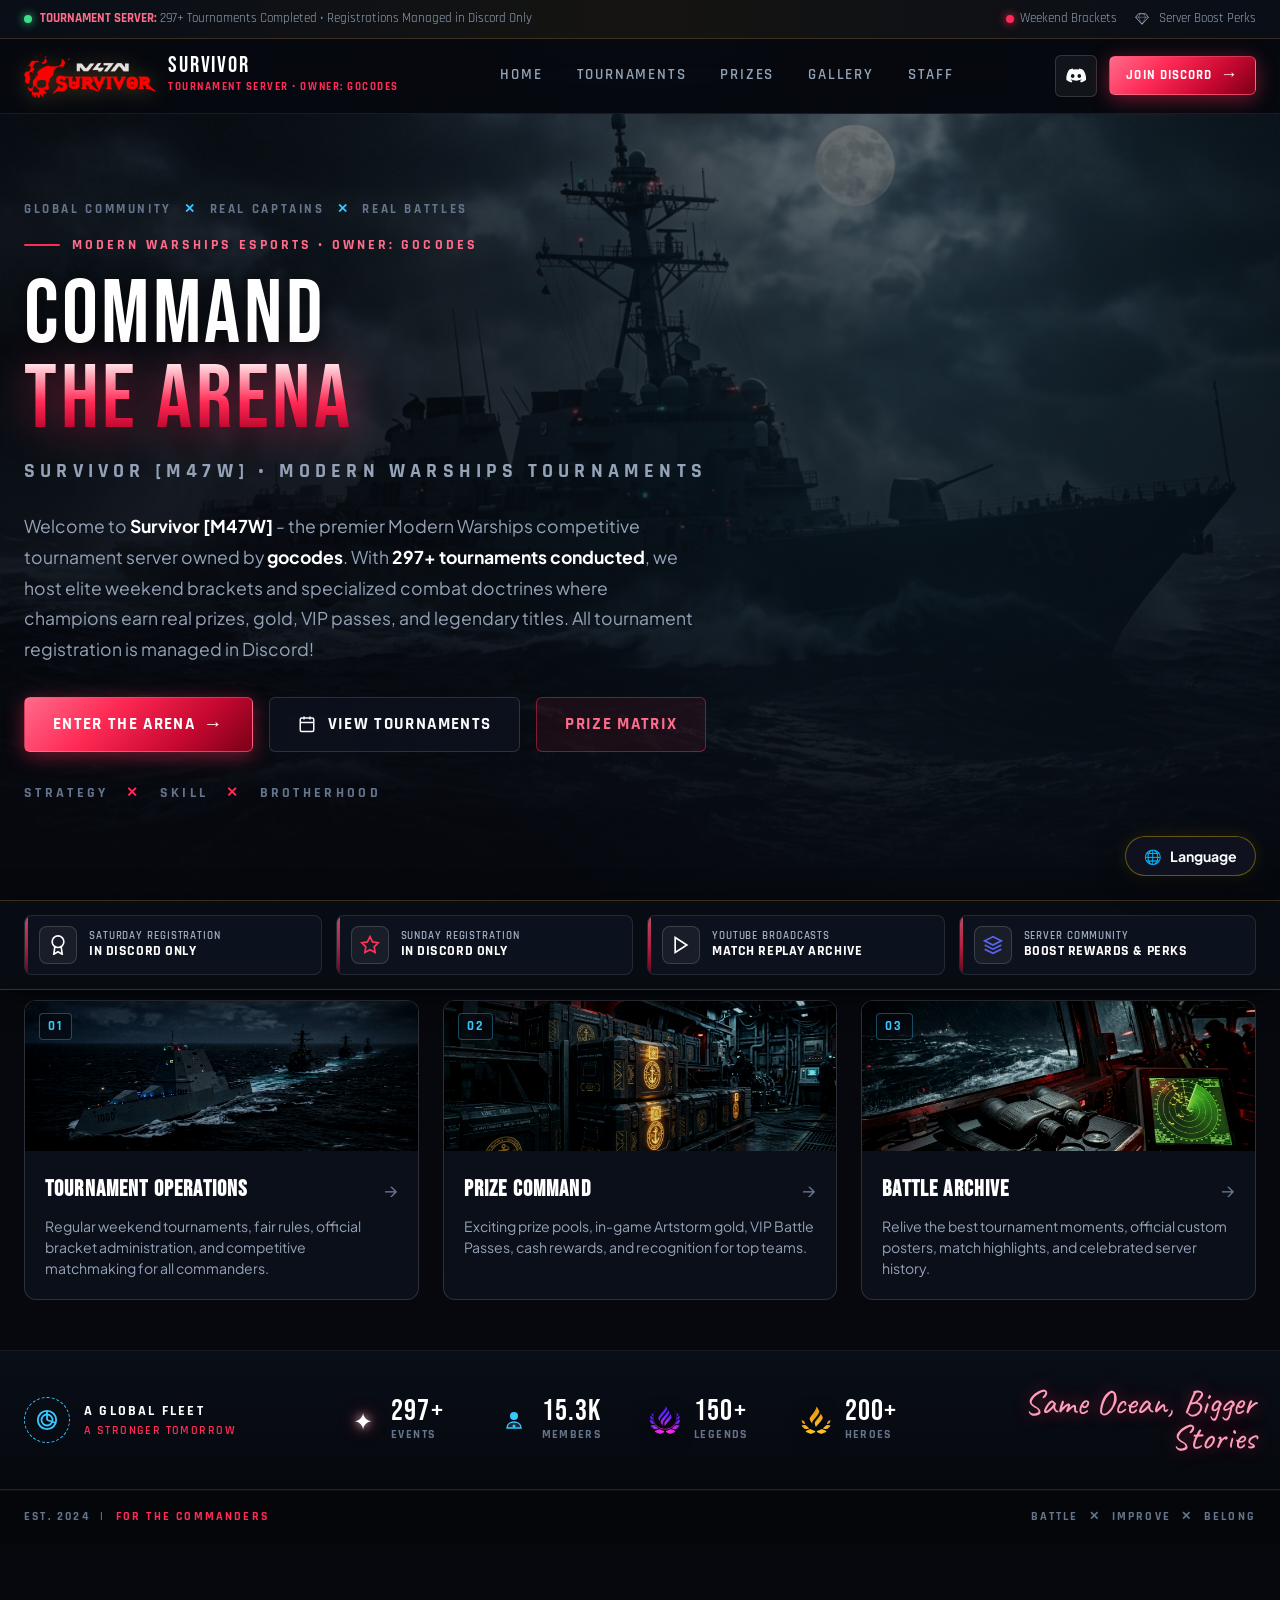
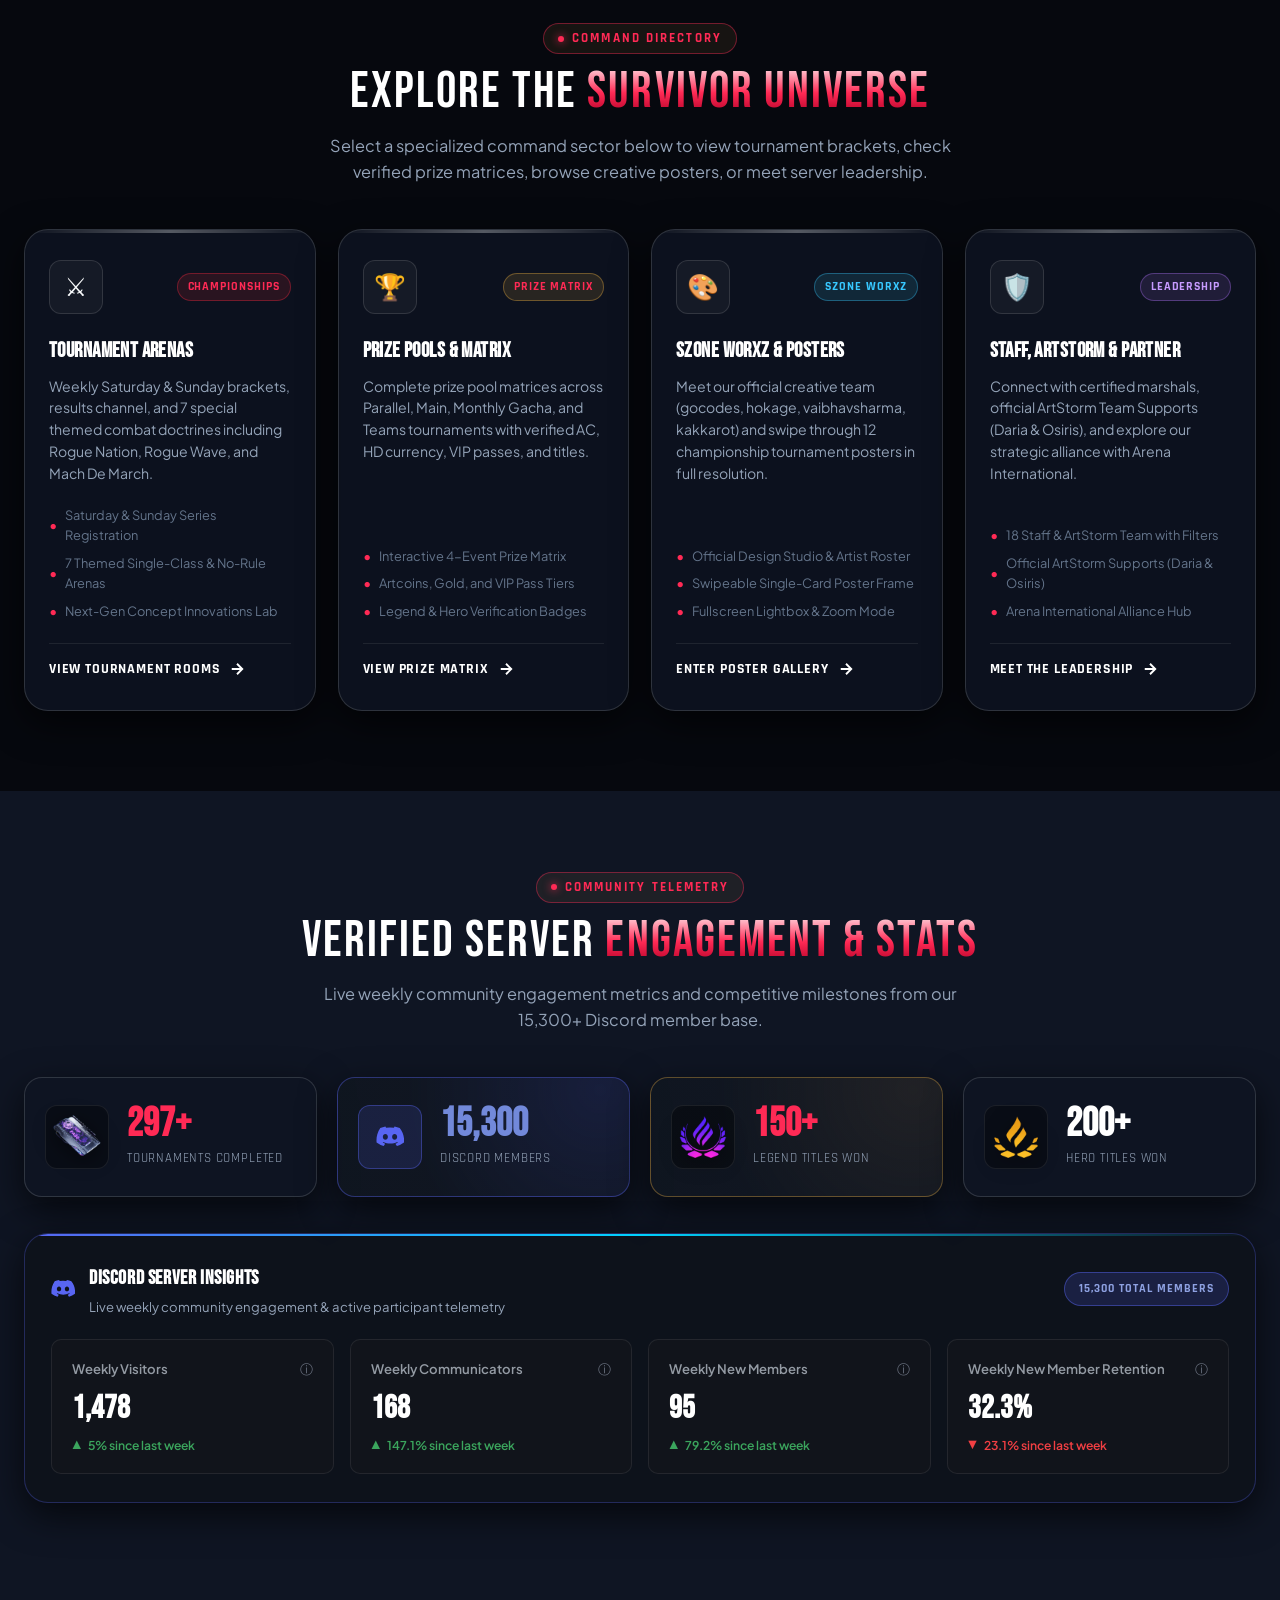
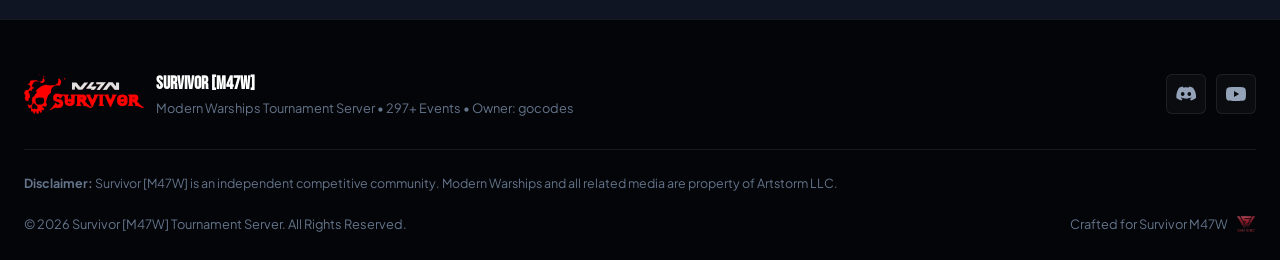
<file: index.html>
<!DOCTYPE html>
<html lang="en">
<head>
  <meta charset="UTF-8">
  <meta name="viewport" content="width=device-width, initial-scale=1.0, maximum-scale=5.0">
  <meta name="description" content="Survivor [M47W] - Premier Modern Warships Tournament Server. Over 297+ tournaments conducted, 150+ Legends and 200+ Heroes crowned. Owner: gocodes.">
  <meta name="keywords" content="Survivor M47W, Modern Warships Tournament, gocodes, MW Tournament Server, Arena International">
  <meta name="author" content="Survivor M47W Tournament Server">

  <!-- Open Graph -->
  <meta property="og:title" content="Survivor [M47W] - Modern Warships Tournament Server">
  <meta property="og:description" content="The Arena of Champions. 297+ Tournaments Conducted • 150+ Legends • 200+ Heroes. Join our Discord to register!">
  <meta property="og:type" content="website">
  <meta property="og:image" content="Assets/images/logo.png">

  <title>SURVIVOR [M47W] - Modern Warships Tournament Server</title>

  <!-- Favicon -->
  <link rel="icon" type="image/png" href="Assets/images/logo-icon.png">

  <!-- Stylesheets -->
  <link rel="stylesheet" href="css/style.css">
  <link rel="stylesheet" href="css/components.css">
</head>
<body>
  <!-- Global Shared SVG Gradients for Custom Emojis & Badges -->
  <svg style="display:none; width:0; height:0; position:absolute;" aria-hidden="true" focusable="false">
    <defs>
      <linearGradient id="goldGrad" x1="0%" y1="0%" x2="100%" y2="100%">
        <stop offset="0%" stop-color="#ffffff"/>
        <stop offset="25%" stop-color="#fce4a6"/>
        <stop offset="65%" stop-color="#dfa84a"/>
        <stop offset="100%" stop-color="#805007"/>
      </linearGradient>
      <linearGradient id="diamGrad" x1="0%" y1="0%" x2="100%" y2="100%">
        <stop offset="0%" stop-color="#c7d2fe"/>
        <stop offset="50%" stop-color="#818cf8"/>
        <stop offset="100%" stop-color="#38c8ff"/>
      </linearGradient>
      <linearGradient id="cyanGrad" x1="0%" y1="0%" x2="100%" y2="100%">
        <stop offset="0%" stop-color="#e0f7ff"/>
        <stop offset="50%" stop-color="#38c8ff"/>
        <stop offset="100%" stop-color="#0284c7"/>
      </linearGradient>
      <linearGradient id="redGrad" x1="0%" y1="0%" x2="100%" y2="100%">
        <stop offset="0%" stop-color="#fca5a5"/>
        <stop offset="50%" stop-color="#ef4444"/>
        <stop offset="100%" stop-color="#991b1b"/>
      </linearGradient>
      <linearGradient id="purpleGrad" x1="0%" y1="0%" x2="100%" y2="100%">
        <stop offset="0%" stop-color="#e9d5ff"/>
        <stop offset="50%" stop-color="#a855f7"/>
        <stop offset="100%" stop-color="#6b21a8"/>
      </linearGradient>
    </defs>
  </svg>

  <!-- Top Announcement Bar -->
  <aside class="top-announcement" aria-label="Tournament Announcement">
    <div class="container announcement-inner">
      <div class="announcement-badge">
        <span class="live-dot"></span>
        <span><strong>TOURNAMENT SERVER:</strong> 297+ Tournaments Completed • Registrations Managed in Discord Only</span>
      </div>
      <div class="announcement-links">
        <a href="tournaments.html">
          <span class="live-dot dot-red"></span>
          <span>Weekend Brackets</span>
        </a>
        <a href="https://discord.com/channels/1050414982417887283/1148118134398668922" target="_blank" rel="noopener noreferrer">
          <svg width="14" height="14" viewBox="0 0 24 24" fill="none" style="vertical-align: -2px; margin-right: 4px;">
            <path d="M6 3h12l5 6-11 12L1 9l5-6z" fill="url(#diamGrad)" stroke="#c7d2fe" stroke-width="1.2"/>
            <path d="M1 9h22M12 21L6 9l3-6m6 0l3 6-6 12" stroke="#ffffff" stroke-opacity="0.5" stroke-width="1"/>
          </svg>
          <span>Server Boost Perks</span>
        </a>
      </div>
    </div>
  </aside>

  <!-- Sticky Site Header -->
  <header class="site-header">
    <div class="container nav-container">
      <a href="index.html" class="brand" aria-label="Survivor M47W Home">
        <img src="Assets/images/logo.png" alt="Survivor M47W Logo" class="brand-logo-img">
        <div class="brand-text">
          <span class="brand-title">SURVIVOR</span>
          <span class="brand-tag">TOURNAMENT SERVER • OWNER: GOCODES</span>
        </div>
      </a>

      <!-- Multi-Page Navigation -->
      <nav aria-label="Main Navigation">
        <ul class="nav-menu" id="navMenu">
          <li><a href="index.html" class="nav-link active">Home</a></li>
          <li><a href="tournaments.html" class="nav-link">Tournaments</a></li>
          <li><a href="prizes.html" class="nav-link">Prizes</a></li>
          <li><a href="gallery.html" class="nav-link">Gallery</a></li>
          <li><a href="staff.html" class="nav-link">Staff</a></li>
        </ul>
      </nav>

      <!-- Nav Actions -->
      <div class="nav-actions">
        <a href="https://discord.gg/6sPeeaY6bj" target="_blank" rel="noopener noreferrer" class="btn-icon-square" aria-label="Discord Server" title="Join Discord Server">
          <svg width="20" height="20" viewBox="0 0 24 24" fill="currentColor">
            <path d="M20.317 4.369A19.791 19.791 0 0 0 15.885 3c-.191.328-.403.771-.552 1.116a18.27 18.27 0 0 0-6.666 0A12.64 12.64 0 0 0 8.115 3a19.736 19.736 0 0 0-4.432 1.369C.887 8.58.127 12.687.507 16.737a19.92 19.92 0 0 0 5.993 3.026c.481-.657.91-1.35 1.282-2.076a12.99 12.99 0 0 1-2.02-.98c.17-.123.336-.25.496-.383 3.894 1.78 8.117 1.78 11.965 0 .162.133.328.26.497.383a12.95 12.95 0 0 1-2.024.982c.372.725.8 1.418 1.282 2.074a19.9 19.9 0 0 0 5.995-3.026c.446-4.693-.762-8.764-3.656-12.368ZM8.02 14.315c-1.182 0-2.157-1.086-2.157-2.419 0-1.332.955-2.418 2.157-2.418 1.212 0 2.177 1.096 2.157 2.418 0 1.333-.955 2.419-2.157 2.419Zm7.96 0c-1.182 0-2.157-1.086-2.157-2.419 0-1.332.955-2.418 2.157-2.418 1.212 0 2.177 1.096 2.157 2.418 0 1.333-.945 2.419-2.157 2.419Z"/>
          </svg>
        </a>
        <a href="https://discord.gg/6sPeeaY6bj" target="_blank" rel="noopener noreferrer" class="btn btn-gold btn-sm" id="linkNavDiscord">
          <span>JOIN DISCORD</span>
          <span style="font-size: 1.1rem; line-height: 1;">&rarr;</span>
        </a>
        <button class="mobile-toggle" id="mobileToggle" aria-label="Toggle navigation menu" aria-expanded="false">
          <svg width="22" height="22" viewBox="0 0 24 24" fill="none" stroke="currentColor" stroke-width="2">
            <line x1="3" y1="12" x2="21" y2="12"></line>
            <line x1="3" y1="6" x2="21" y2="6"></line>
            <line x1="3" y1="18" x2="21" y2="18"></line>
          </svg>
        </button>
      </div>
    </div>
  </header>

  <main>
    <!-- HERO SECTION (NAVAL ESPORTS COMMAND THE SEA) -->
    <section class="hero" id="hero">
      <div class="container hero-grid">
        <div class="hero-content">
          <div class="hero-telemetry-tag">
            <span>GLOBAL COMMUNITY</span>
            <span class="telemetry-bullet">✕</span>
            <span>REAL CAPTAINS</span>
            <span class="telemetry-bullet">✕</span>
            <span>REAL BATTLES</span>
          </div>
          
          <div class="hero-kicker-wrap">
            <span class="hero-kicker-bar"></span>
            <span class="hero-kicker-text">MODERN WARSHIPS ESPORTS • OWNER: GOCODES</span>
          </div>

          <h1 class="hero-title">
            <span class="title-line-chrome">COMMAND</span>
            <span class="title-line-gold">THE ARENA</span>
          </h1>
          <div class="hero-subtitle-tracked">SURVIVOR [M47W] • MODERN WARSHIPS TOURNAMENTS</div>

          <p class="hero-desc">
            Welcome to <strong>Survivor [M47W]</strong> - the premier Modern Warships competitive tournament server owned by <strong>gocodes</strong>. With <strong>297+ tournaments conducted</strong>, we host elite weekend brackets and specialized combat doctrines where champions earn real prizes, gold, VIP passes, and legendary titles. All tournament registration is managed in Discord!
          </p>

          <div class="hero-actions">
            <a href="https://discord.gg/6sPeeaY6bj" target="_blank" rel="noopener noreferrer" class="btn btn-gold btn-lg" id="linkHeroDiscord">
              <span>ENTER THE ARENA</span>
              <span style="font-size: 1.2rem; line-height: 1;">&rarr;</span>
            </a>
            <a href="tournaments.html" class="btn btn-outline btn-lg">
              <svg width="18" height="18" viewBox="0 0 24 24" fill="none" stroke="currentColor" stroke-width="2" style="margin-right: 4px;">
                <rect x="3" y="4" width="18" height="18" rx="2" ry="2"></rect>
                <line x1="16" y1="2" x2="16" y2="6"></line>
                <line x1="8" y1="2" x2="8" y2="6"></line>
                <line x1="3" y1="10" x2="21" y2="10"></line>
              </svg>
              <span>VIEW TOURNAMENTS</span>
            </a>
            <a href="prizes.html" class="btn btn-outline-gold btn-lg">
              <span>PRIZE MATRIX</span>
            </a>
          </div>

          <div class="hero-slogan-line">
            <span>STRATEGY</span>
            <span class="divider">✕</span>
            <span>SKILL</span>
            <span class="divider">✕</span>
            <span>BROTHERHOOD</span>
          </div>
        </div>
      </div>
    </section>

    <!-- QUICK STATUS TICKER (STRICT HORIZONTAL SINGLE LINE) -->
    <section class="status-strip" aria-label="Quick Status Ticker">
      <div class="container">
        <div class="status-grid">
          <!-- Link 1: Saturday Registration -->
          <a href="https://discord.com/channels/1050414982417887283/1210456226505170964" target="_blank" rel="noopener noreferrer" class="status-card" id="linkSatTournament">
            <div class="status-icon icon-gold">
              <svg width="20" height="20" viewBox="0 0 24 24" fill="none" stroke="currentColor" stroke-width="2">
                <circle cx="12" cy="8" r="7"></circle>
                <polyline points="8.21 13.89 7 23 12 20 17 23 15.79 13.88"></polyline>
              </svg>
            </div>
            <div class="status-info">
              <small>Saturday Registration</small>
              <strong>IN DISCORD ONLY</strong>
            </div>
          </a>

          <!-- Link 2: Sunday Registration -->
          <a href="https://discord.com/channels/1050414982417887283/1051428633106972762" target="_blank" rel="noopener noreferrer" class="status-card" id="linkSunTournament">
            <div class="status-icon icon-red">
              <svg width="20" height="20" viewBox="0 0 24 24" fill="none" stroke="#ff3358" stroke-width="2">
                <polygon points="12 2 15.09 8.26 22 9.27 17 14.14 18.18 21.02 12 17.77 5.82 21.02 7 14.14 2 9.27 8.91 8.26 12 2"></polygon>
              </svg>
            </div>
            <div class="status-info">
              <small>Sunday Registration</small>
              <strong>IN DISCORD ONLY</strong>
            </div>
          </a>

          <!-- Link 3: YouTube Broadcasts -->
          <a href="https://youtube.com/@insfourtyseven7711?si=yuTAbnCFT_ipY31N" target="_blank" rel="noopener noreferrer" class="status-card">
            <div class="status-icon icon-gold">
              <svg width="20" height="20" viewBox="0 0 24 24" fill="none" stroke="currentColor" stroke-width="2">
                <polygon points="5 3 19 12 5 21 5 3"></polygon>
              </svg>
            </div>
            <div class="status-info">
              <small>YouTube Broadcasts</small>
              <strong>MATCH REPLAY ARCHIVE</strong>
            </div>
          </a>

          <!-- Link 4: Server Community Boost -->
          <a href="https://discord.com/channels/1050414982417887283/1148118134398668922" target="_blank" rel="noopener noreferrer" class="status-card" id="linkServerBoost">
            <div class="status-icon icon-discord">
              <svg width="20" height="20" viewBox="0 0 24 24" fill="none" stroke="#5865F2" stroke-width="2">
                <polygon points="12 2 2 7 12 12 22 7 12 2"></polygon>
                <polyline points="2 17 12 22 22 17"></polyline>
                <polyline points="2 12 12 17 22 12"></polyline>
              </svg>
            </div>
            <div class="status-info">
              <small>Server Community</small>
              <strong>BOOST REWARDS & PERKS</strong>
            </div>
          </a>
        </div>
      </div>
    </section>

    <!-- OPERATIONAL FEATURE CARDS (01, 02, 03) -->
    <section class="ops-cards-section" aria-label="Operational Channels">
      <div class="container">
        <div class="ops-cards-grid">
          <!-- Card 01 -->
          <a href="tournaments.html" class="ops-card">
            <div class="ops-card-thumb-wrap">
              <img src="Assets/images/thumb-ops.jpg" alt="Tournament Operations" class="ops-card-thumb" loading="lazy">
              <span class="ops-card-index">01</span>
            </div>
            <div class="ops-card-body">
              <div class="ops-card-title-row">
                <h3 class="ops-card-title">TOURNAMENT OPERATIONS</h3>
                <span class="ops-card-chevron">&rarr;</span>
              </div>
              <p class="ops-card-desc">Regular weekend tournaments, fair rules, official bracket administration, and competitive matchmaking for all commanders.</p>
            </div>
          </a>

          <!-- Card 02 -->
          <a href="prizes.html" class="ops-card">
            <div class="ops-card-thumb-wrap">
              <img src="Assets/images/thumb-prizes.jpg" alt="Prize Command" class="ops-card-thumb" loading="lazy">
              <span class="ops-card-index">02</span>
            </div>
            <div class="ops-card-body">
              <div class="ops-card-title-row">
                <h3 class="ops-card-title">PRIZE COMMAND</h3>
                <span class="ops-card-chevron">&rarr;</span>
              </div>
              <p class="ops-card-desc">Exciting prize pools, in-game Artstorm gold, VIP Battle Passes, cash rewards, and recognition for top teams.</p>
            </div>
          </a>

          <!-- Card 03 -->
          <a href="gallery.html" class="ops-card">
            <div class="ops-card-thumb-wrap">
              <img src="Assets/images/thumb-archive.jpg" alt="Battle Archive" class="ops-card-thumb" loading="lazy">
              <span class="ops-card-index">03</span>
            </div>
            <div class="ops-card-body">
              <div class="ops-card-title-row">
                <h3 class="ops-card-title">BATTLE ARCHIVE</h3>
                <span class="ops-card-chevron">&rarr;</span>
              </div>
              <p class="ops-card-desc">Relive the best tournament moments, official custom posters, match highlights, and celebrated server history.</p>
            </div>
          </a>
        </div>
      </div>
    </section>

    <!-- GLOBAL FLEET IMPACT METRICS STRIP -->
    <section class="fleet-impact-section" aria-label="Global Fleet Impact">
      <div class="container">
        <div class="fleet-impact-grid">
          <!-- Left Map / Radar Info -->
          <div class="fleet-map-col">
            <div class="fleet-radar-graphic">
              <svg width="22" height="22" viewBox="0 0 24 24" fill="none" stroke="currentColor" stroke-width="2">
                <circle cx="12" cy="12" r="10"></circle>
                <circle cx="12" cy="12" r="6"></circle>
                <line x1="12" y1="2" x2="12" y2="12"></line>
                <line x1="12" y1="12" x2="21" y2="15"></line>
              </svg>
            </div>
            <div class="fleet-map-info">
              <span class="fleet-map-title">A GLOBAL FLEET</span>
              <span class="fleet-map-sub">A STRONGER TOMORROW</span>
            </div>
          </div>

          <!-- Center Stats -->
          <div class="fleet-stats-row">
            <div class="fleet-stat-box">
              <span class="fleet-stat-icon stat-sparkle">✦</span>
              <div class="fleet-stat-data">
                <span class="fleet-stat-num">297+</span>
                <span class="fleet-stat-label">Events</span>
              </div>
            </div>

            <div class="fleet-stat-box">
              <span class="fleet-stat-icon stat-officer">
                <svg width="24" height="24" viewBox="0 0 24 24" fill="none">
                  <circle cx="12" cy="8" r="4" fill="#38c8ff"/>
                  <path d="M5 20c0-4 3.5-6 7-6s7 2 7 6H5z" fill="#1e293b" stroke="#38c8ff" stroke-width="1.4"/>
                  <circle cx="12" cy="18" r="1.5" fill="#38c8ff"/>
                </svg>
              </span>
              <div class="fleet-stat-data">
                <span class="fleet-stat-num">15.3K</span>
                <span class="fleet-stat-label">Members</span>
              </div>
            </div>

            <div class="fleet-stat-box">
              <div class="fleet-stat-icon mw-icon-wrap">
                <img src="Assets/icons/title/MW_TitleSystem_TitleIconLegend_Hires.png" alt="Legend Title" class="mw-stat-icon" loading="lazy">
              </div>
              <div class="fleet-stat-data">
                <span class="fleet-stat-num">150+</span>
                <span class="fleet-stat-label">Legends</span>
              </div>
            </div>

            <div class="fleet-stat-box">
              <div class="fleet-stat-icon mw-icon-wrap">
                <img src="Assets/icons/title/MW_TitleSystem_TitleIconHero_Hires.png" alt="Hero Title" class="mw-stat-icon" loading="lazy">
              </div>
              <div class="fleet-stat-data">
                <span class="fleet-stat-num">200+</span>
                <span class="fleet-stat-label">Heroes</span>
              </div>
            </div>
          </div>

          <!-- Right Cursive Signature -->
          <div class="fleet-signature-col">
            <span class="fleet-signature-text">Same Ocean, Bigger Stories</span>
          </div>
        </div>
      </div>
    </section>

    <!-- BASELINE TAG STRIP -->
    <div class="baseline-strip">
      <div class="container baseline-inner">
        <span>EST. 2024 &nbsp;|&nbsp; <span class="gold-highlight">FOR THE COMMANDERS</span></span>
        <span>BATTLE &nbsp;✕&nbsp; IMPROVE &nbsp;✕&nbsp; BELONG</span>
      </div>
    </div>

    <!-- COMMAND PORTALS (UNCLUTTERED GATEWAY SECTION) -->
    <section class="section" id="portals">
      <div class="container">
        <div class="section-head">
          <span class="section-kicker">COMMAND DIRECTORY</span>
          <h2 class="section-title">EXPLORE THE <span>SURVIVOR UNIVERSE</span></h2>
          <p class="section-lead">
            Select a specialized command sector below to view tournament brackets, check verified prize matrices, browse creative posters, or meet server leadership.
          </p>
        </div>

        <div class="portals-grid">
          <!-- Portal 1: Tournaments -->
          <a href="tournaments.html" class="portal-card">
            <div class="portal-top-row">
              <div class="portal-icon-frame">⚔️</div>
              <span class="portal-badge badge-red">CHAMPIONSHIPS</span>
            </div>
            <h3 class="portal-title">Tournament Arenas</h3>
            <p class="portal-desc">
              Weekly Saturday & Sunday brackets, results channel, and 7 special themed combat doctrines including Rogue Nation, Rogue Wave, and Mach De March.
            </p>
            <ul class="portal-features-list">
              <li>Saturday & Sunday Series Registration</li>
              <li>7 Themed Single-Class & No-Rule Arenas</li>
              <li>Next-Gen Concept Innovations Lab</li>
            </ul>
            <div class="portal-cta">
              <span>View Tournament Rooms</span>
              <svg width="18" height="18" viewBox="0 0 24 24" fill="none" stroke="currentColor" stroke-width="2.5">
                <line x1="5" y1="12" x2="19" y2="12"></line>
                <polyline points="12 5 19 12 12 19"></polyline>
              </svg>
            </div>
          </a>

          <!-- Portal 2: Prizes -->
          <a href="prizes.html" class="portal-card card-gold">
            <div class="portal-top-row">
              <div class="portal-icon-frame">🏆</div>
              <span class="portal-badge badge-gold">PRIZE MATRIX</span>
            </div>
            <h3 class="portal-title">Prize Pools & Matrix</h3>
            <p class="portal-desc">
              Complete prize pool matrices across Parallel, Main, Monthly Gacha, and Teams tournaments with verified AC, HD currency, VIP passes, and titles.
            </p>
            <ul class="portal-features-list">
              <li>Interactive 4-Event Prize Matrix</li>
              <li>Artcoins, Gold, and VIP Pass Tiers</li>
              <li>Legend & Hero Verification Badges</li>
            </ul>
            <div class="portal-cta">
              <span>View Prize Matrix</span>
              <svg width="18" height="18" viewBox="0 0 24 24" fill="none" stroke="currentColor" stroke-width="2.5">
                <line x1="5" y1="12" x2="19" y2="12"></line>
                <polyline points="12 5 19 12 12 19"></polyline>
              </svg>
            </div>
          </a>

          <!-- Portal 3: Poster Gallery & SZone WorXz -->
          <a href="gallery.html" class="portal-card card-cyan">
            <div class="portal-top-row">
              <div class="portal-icon-frame">🎨</div>
              <span class="portal-badge badge-cyan">SZONE WORXZ</span>
            </div>
            <h3 class="portal-title">SZone WorXz & Posters</h3>
            <p class="portal-desc">
              Meet our official creative team (gocodes, hokage, vaibhavsharma, kakkarot) and swipe through 12 championship tournament posters in full resolution.
            </p>
            <ul class="portal-features-list">
              <li>Official Design Studio & Artist Roster</li>
              <li>Swipeable Single-Card Poster Frame</li>
              <li>Fullscreen Lightbox & Zoom Mode</li>
            </ul>
            <div class="portal-cta">
              <span>Enter Poster Gallery</span>
              <svg width="18" height="18" viewBox="0 0 24 24" fill="none" stroke="currentColor" stroke-width="2.5">
                <line x1="5" y1="12" x2="19" y2="12"></line>
                <polyline points="12 5 19 12 12 19"></polyline>
              </svg>
            </div>
          </a>

          <!-- Portal 4: Staff & Partners -->
          <a href="staff.html" class="portal-card card-purple">
            <div class="portal-top-row">
              <div class="portal-icon-frame">🛡️</div>
              <span class="portal-badge badge-purple">LEADERSHIP</span>
            </div>
            <h3 class="portal-title">Staff, ArtStorm & Partner</h3>
            <p class="portal-desc">
              Connect with certified marshals, official ArtStorm Team Supports (Daria & Osiris), and explore our strategic alliance with Arena International.
            </p>
            <ul class="portal-features-list">
              <li>18 Staff & ArtStorm Team with Filters</li>
              <li>Official ArtStorm Supports (Daria & Osiris)</li>
              <li>Arena International Alliance Hub</li>
            </ul>
            <div class="portal-cta">
              <span>Meet the Leadership</span>
              <svg width="18" height="18" viewBox="0 0 24 24" fill="none" stroke="currentColor" stroke-width="2.5">
                <line x1="5" y1="12" x2="19" y2="12"></line>
                <polyline points="12 5 19 12 12 19"></polyline>
              </svg>
            </div>
          </a>
        </div>
      </div>
    </section>

    <!-- DISCORD INSIGHTS & STATS -->
    <section class="section" id="fame" style="background: var(--bg-surface);">
      <div class="container">
        <div class="section-head">
          <span class="section-kicker">COMMUNITY TELEMETRY</span>
          <h2 class="section-title">VERIFIED SERVER <span>ENGAGEMENT & STATS</span></h2>
          <p class="section-lead">
            Live weekly community engagement metrics and competitive milestones from our 15,300+ Discord member base.
          </p>
        </div>

        <!-- 4 Proven Stats Cards -->
        <div class="fame-stats-grid">
          <div class="fame-stat-card">
            <div class="fame-icon-frame">
              <img src="Assets/icons/rewards/BP_vip_hires.png" alt="Tournaments Conducted" loading="lazy">
            </div>
            <div>
              <div class="fame-stat-num num-red">297+</div>
              <div class="fame-stat-label">Tournaments Completed</div>
            </div>
          </div>

          <div class="fame-stat-card discord-card">
            <div class="fame-icon-frame" style="background: rgba(88, 101, 242, 0.15); border: 1px solid rgba(88, 101, 242, 0.4);">
              <svg width="28" height="28" viewBox="0 0 24 24" fill="#5865F2">
                <path d="M20.317 4.369A19.791 19.791 0 0 0 15.885 3c-.191.328-.403.771-.552 1.116a18.27 18.27 0 0 0-6.666 0A12.64 12.64 0 0 0 8.115 3a19.736 19.736 0 0 0-4.432 1.369C.887 8.58.127 12.687.507 16.737a19.92 19.92 0 0 0 5.993 3.026c.481-.657.91-1.35 1.282-2.076a12.99 12.99 0 0 1-2.02-.98c.17-.123.336-.25.496-.383 3.894 1.78 8.117 1.78 11.965 0 .162.133.328.26.497.383a12.95 12.95 0 0 1-2.024.982c.372.725.8 1.418 1.282 2.074a19.9 19.9 0 0 0 5.995-3.026c.446-4.693-.762-8.764-3.656-12.368ZM8.02 14.315c-1.182 0-2.157-1.086-2.157-2.419 0-1.332.955-2.418 2.157-2.418 1.212 0 2.177 1.096 2.157 2.418 0 1.333-.955 2.419-2.157 2.419Zm7.96 0c-1.182 0-2.157-1.086-2.157-2.419 0-1.332.955-2.418 2.157-2.418 1.212 0 2.177 1.096 2.157 2.418 0 1.333-.945 2.419-2.157 2.419Z"/>
              </svg>
            </div>
            <div>
              <div class="fame-stat-num" style="color: #7289da;">15,300</div>
              <div class="fame-stat-label">Discord Members</div>
            </div>
          </div>

          <div class="fame-stat-card gold-card">
            <div class="fame-icon-frame">
              <img src="Assets/icons/title/MW_TitleSystem_TitleIconLegend_Hires.png" alt="Legend Title Winners" loading="lazy">
            </div>
            <div>
              <div class="fame-stat-num num-gold">150+</div>
              <div class="fame-stat-label">Legend Titles Won</div>
            </div>
          </div>

          <div class="fame-stat-card">
            <div class="fame-icon-frame">
              <img src="Assets/icons/title/MW_TitleSystem_TitleIconHero_Hires.png" alt="Hero Title Winners" loading="lazy">
            </div>
            <div>
              <div class="fame-stat-num">200+</div>
              <div class="fame-stat-label">Hero Titles Won</div>
            </div>
          </div>
        </div>

        <!-- Official Discord Server Insights Panel -->
        <div class="discord-insights-panel">
          <div class="discord-insights-header">
            <div class="insights-title-wrap">
              <svg width="24" height="24" viewBox="0 0 24 24" fill="#5865F2">
                <path d="M20.317 4.369A19.791 19.791 0 0 0 15.885 3c-.191.328-.403.771-.552 1.116a18.27 18.27 0 0 0-6.666 0A12.64 12.64 0 0 0 8.115 3a19.736 19.736 0 0 0-4.432 1.369C.887 8.58.127 12.687.507 16.737a19.92 19.92 0 0 0 5.993 3.026c.481-.657.91-1.35 1.282-2.076a12.99 12.99 0 0 1-2.02-.98c.17-.123.336-.25.496-.383 3.894 1.78 8.117 1.78 11.965 0 .162.133.328.26.497.383a12.95 12.95 0 0 1-2.024.982c.372.725.8 1.418 1.282 2.074a19.9 19.9 0 0 0 5.995-3.026c.446-4.693-.762-8.764-3.656-12.368ZM8.02 14.315c-1.182 0-2.157-1.086-2.157-2.419 0-1.332.955-2.418 2.157-2.418 1.212 0 2.177 1.096 2.157 2.418 0 1.333-.955 2.419-2.157 2.419Zm7.96 0c-1.182 0-2.157-1.086-2.157-2.419 0-1.332.955-2.418 2.157-2.418 1.212 0 2.177 1.096 2.157 2.418 0 1.333-.945 2.419-2.157 2.419Z"/>
              </svg>
              <div>
                <h3 class="insights-title">Discord Server Insights</h3>
                <p class="insights-sub">Live weekly community engagement & active participant telemetry</p>
              </div>
            </div>
            <div class="insights-badge-wrap">
              <span class="discord-community-badge">15,300 TOTAL MEMBERS</span>
            </div>
          </div>

          <div class="discord-insights-grid">
            <div class="discord-stat-box">
              <div class="discord-stat-top">
                <span class="discord-stat-name">Weekly Visitors</span>
                <span class="info-icon" title="Unique visitors to the server this week">ⓘ</span>
              </div>
              <div class="discord-stat-number">1,478</div>
              <div class="discord-stat-trend trend-up">
                <span class="trend-arrow">▲</span>
                <span>5% since last week</span>
              </div>
            </div>

            <div class="discord-stat-box">
              <div class="discord-stat-top">
                <span class="discord-stat-name">Weekly Communicators</span>
                <span class="info-icon" title="Members who sent messages or participated in voice">ⓘ</span>
              </div>
              <div class="discord-stat-number">168</div>
              <div class="discord-stat-trend trend-up">
                <span class="trend-arrow">▲</span>
                <span>147.1% since last week</span>
              </div>
            </div>

            <div class="discord-stat-box">
              <div class="discord-stat-top">
                <span class="discord-stat-name">Weekly New Members</span>
                <span class="info-icon" title="New captain recruits joined this week">ⓘ</span>
              </div>
              <div class="discord-stat-number">95</div>
              <div class="discord-stat-trend trend-up">
                <span class="trend-arrow">▲</span>
                <span>79.2% since last week</span>
              </div>
            </div>

            <div class="discord-stat-box">
              <div class="discord-stat-top">
                <span class="discord-stat-name">Weekly New Member Retention</span>
                <span class="info-icon" title="Percentage of new members who remain active after joining">ⓘ</span>
              </div>
              <div class="discord-stat-number">32.3%</div>
              <div class="discord-stat-trend trend-down">
                <span class="trend-arrow">▼</span>
                <span>23.1% since last week</span>
              </div>
            </div>
          </div>
        </div>
      </div>
    </section>
  </main>

  <!-- SITE FOOTER -->
  <footer class="site-footer">
    <div class="container">
      <div class="footer-top">
        <div class="footer-brand">
          <img src="Assets/images/logo.png" alt="Survivor M47W Logo">
          <div>
            <strong style="font-family: var(--font-display); font-size: 1.1rem; color: #ffffff;">SURVIVOR [M47W]</strong>
            <p style="font-size: 0.8rem; color: var(--text-muted);">Modern Warships Tournament Server • 297+ Events • Owner: gocodes</p>
          </div>
        </div>

        <div class="footer-social-links">
          <a href="https://discord.gg/6sPeeaY6bj" target="_blank" rel="noopener noreferrer" class="social-icon-link" aria-label="Survivor Discord Server" id="linkFooterDiscord">
            <svg width="20" height="20" viewBox="0 0 24 24" fill="currentColor">
              <path d="M20.317 4.369A19.791 19.791 0 0 0 15.885 3c-.191.328-.403.771-.552 1.116a18.27 18.27 0 0 0-6.666 0A12.64 12.64 0 0 0 8.115 3a19.736 19.736 0 0 0-4.432 1.369C.887 8.58.127 12.687.507 16.737a19.92 19.92 0 0 0 5.993 3.026c.481-.657.91-1.35 1.282-2.076a12.99 12.99 0 0 1-2.02-.98c.17-.123.336-.25.496-.383 3.894 1.78 8.117 1.78 11.965 0 .162.133.328.26.497.383a12.95 12.95 0 0 1-2.024.982c.372.725.8 1.418 1.282 2.074a19.9 19.9 0 0 0 5.995-3.026c.446-4.693-.762-8.764-3.656-12.368ZM8.02 14.315c-1.182 0-2.157-1.086-2.157-2.419 0-1.332.955-2.418 2.157-2.418 1.212 0 2.177 1.096 2.157 2.418 0 1.333-.955 2.419-2.157 2.419Zm7.96 0c-1.182 0-2.157-1.086-2.157-2.419 0-1.332.955-2.418 2.157-2.418 1.212 0 2.177 1.096 2.157 2.418 0 1.333-.945 2.419-2.157 2.419Z"/>
            </svg>
          </a>
          <a href="https://youtube.com/@insfourtyseven7711?si=yuTAbnCFT_ipY31N" target="_blank" rel="noopener noreferrer" class="social-icon-link yt" aria-label="Survivor YouTube" id="linkFooterYouTube">
            <svg width="20" height="20" viewBox="0 0 24 24" fill="currentColor">
              <path d="M23.5 6.2a3.01 3.01 0 0 0-2.12-2.13C19.5 3.5 12 3.5 12 3.5s-7.5 0-9.38.57A3.01 3.01 0 0 0 .5 6.2C0 8.1 0 12 0 12s0 3.9.5 5.8a3.01 3.01 0 0 0 2.12 2.13c1.88.57 9.38.57 9.38.57s7.5 0 9.38-.57a3.01 3.01 0 0 0 2.12-2.13C24 15.9 24 12 24 12s0-3.9-.5-5.8ZM9.6 15.6V8.4l6.2 3.6-6.2 3.6Z"/>
            </svg>
          </a>
        </div>
      </div>

      <div class="footer-disclaimer">
        <p>
          <strong>Disclaimer:</strong> Survivor [M47W] is an independent competitive community. Modern Warships and all related media are property of Artstorm LLC.
        </p>
      </div>

      <div class="footer-bottom">
        <div>© 2026 Survivor [M47W] Tournament Server. All Rights Reserved.</div>
        <div class="footer-credits">
          <span>Crafted for Survivor M47W</span>
          <img src="Assets/images/szone-worxz.png" alt="SZone WorXz">
        </div>
      </div>
    </div>
  </footer>

  <!-- Scripts -->
  <script src="js/config.js"></script>
  <script src="js/app.js"></script>
  <script src="js/lang.js" defer></script>
</body>
</html>
</file>
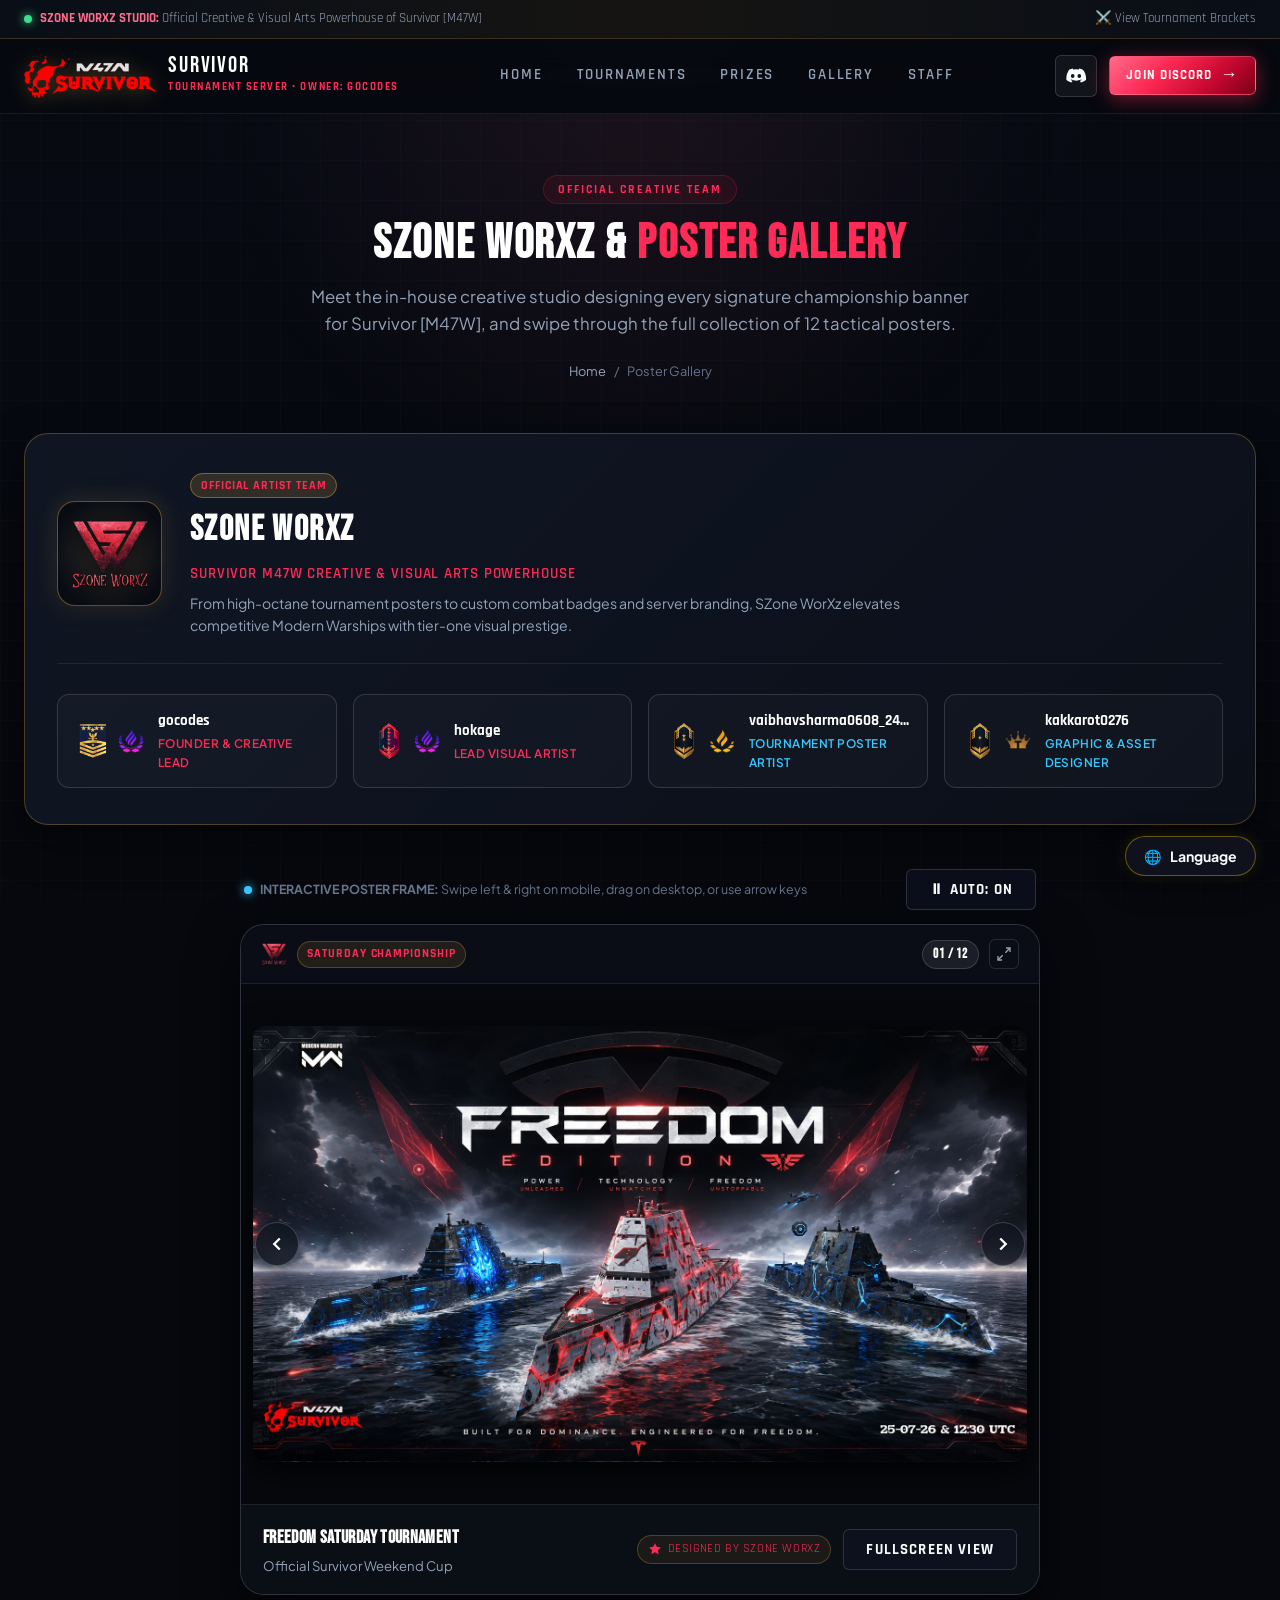
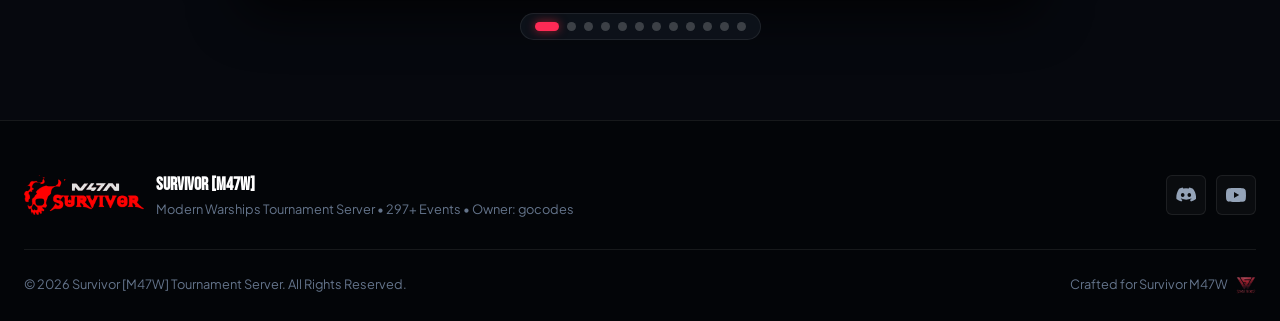
<file: gallery.html>
<!DOCTYPE html>
<html lang="en">
<head>
  <meta charset="UTF-8">
  <meta name="viewport" content="width=device-width, initial-scale=1.0, maximum-scale=5.0">
  <meta name="description" content="SZone WorXz Creative Studio & Official Modern Warships Tournament Poster Gallery. Swipe through all 12 championship posters.">
  <meta name="keywords" content="SZone WorXz, Survivor Posters, Modern Warships Posters, gocodes, hokage, vaibhavsharma, kakkarot">
  <meta name="author" content="SZone WorXz - Survivor M47W Creative Team">

  <!-- Open Graph -->
  <meta property="og:title" content="SZone WorXz & Tournament Poster Gallery - Survivor M47W">
  <meta property="og:description" content="Official Modern Warships tournament posters crafted by SZone WorXz. Swipe left & right through the collection!">
  <meta property="og:type" content="website">
  <meta property="og:image" content="Assets/images/szone-worxz.png">

  <title>SZone WorXz & Poster Gallery - SURVIVOR [M47W]</title>

  <!-- Favicon -->
  <link rel="icon" type="image/png" href="Assets/images/logo-icon.png">

  <!-- Stylesheets -->
  <link rel="stylesheet" href="css/style.css">
  <link rel="stylesheet" href="css/components.css">
</head>
<body>

  <!-- Top Announcement Bar -->
  <aside class="top-announcement" aria-label="Tournament Announcement">
    <div class="container announcement-inner">
      <div class="announcement-badge">
        <span class="live-dot"></span>
        <span><strong>SZONE WORXZ STUDIO:</strong> Official Creative & Visual Arts Powerhouse of Survivor [M47W]</span>
      </div>
      <div class="announcement-links">
        <a href="tournaments.html">
          <span>⚔️ View Tournament Brackets</span>
        </a>
      </div>
    </div>
  </aside>

  <!-- Sticky Site Header -->
  <header class="site-header">
    <div class="container nav-container">
      <a href="index.html" class="brand" aria-label="Survivor M47W Home">
        <img src="Assets/images/logo.png" alt="Survivor M47W Logo" class="brand-logo-img">
        <div class="brand-text">
          <span class="brand-title">SURVIVOR</span>
          <span class="brand-tag">TOURNAMENT SERVER • OWNER: GOCODES</span>
        </div>
      </a>

      <!-- Navigation -->
      <nav aria-label="Main Navigation">
        <ul class="nav-menu" id="navMenu">
          <li><a href="index.html" class="nav-link">Home</a></li>
          <li><a href="tournaments.html" class="nav-link">Tournaments</a></li>
          <li><a href="prizes.html" class="nav-link">Prizes</a></li>
          <li><a href="gallery.html" class="nav-link active">Gallery</a></li>
          <li><a href="staff.html" class="nav-link">Staff</a></li>
        </ul>
      </nav>

      <!-- Nav Actions -->
      <div class="nav-actions">
        <a href="https://discord.gg/6sPeeaY6bj" target="_blank" rel="noopener noreferrer" class="btn-icon-square" aria-label="Discord Server" title="Join Discord Server">
          <svg width="20" height="20" viewBox="0 0 24 24" fill="currentColor">
            <path d="M20.317 4.369A19.791 19.791 0 0 0 15.885 3c-.191.328-.403.771-.552 1.116a18.27 18.27 0 0 0-6.666 0A12.64 12.64 0 0 0 8.115 3a19.736 19.736 0 0 0-4.432 1.369C.887 8.58.127 12.687.507 16.737a19.92 19.92 0 0 0 5.993 3.026c.481-.657.91-1.35 1.282-2.076a12.99 12.99 0 0 1-2.02-.98c.17-.123.336-.25.496-.383 3.894 1.78 8.117 1.78 11.965 0 .162.133.328.26.497.383a12.95 12.95 0 0 1-2.024.982c.372.725.8 1.418 1.282 2.074a19.9 19.9 0 0 0 5.995-3.026c.446-4.693-.762-8.764-3.656-12.368ZM8.02 14.315c-1.182 0-2.157-1.086-2.157-2.419 0-1.332.955-2.418 2.157-2.418 1.212 0 2.177 1.096 2.157 2.418 0 1.333-.955 2.419-2.157 2.419Zm7.96 0c-1.182 0-2.157-1.086-2.157-2.419 0-1.332.955-2.418 2.157-2.418 1.212 0 2.177 1.096 2.157 2.418 0 1.333-.945 2.419-2.157 2.419Z"/>
          </svg>
        </a>
        <a href="https://discord.gg/6sPeeaY6bj" target="_blank" rel="noopener noreferrer" class="btn btn-gold btn-sm" id="linkNavDiscord">
          <span>JOIN DISCORD</span>
          <span style="font-size: 1.1rem; line-height: 1;">&rarr;</span>
        </a>
        <button class="mobile-toggle" id="mobileToggle" aria-label="Toggle navigation menu" aria-expanded="false">
          <svg width="22" height="22" viewBox="0 0 24 24" fill="none" stroke="currentColor" stroke-width="2">
            <line x1="3" y1="12" x2="21" y2="12"></line>
            <line x1="3" y1="6" x2="21" y2="6"></line>
            <line x1="3" y1="18" x2="21" y2="18"></line>
          </svg>
        </button>
      </div>
    </div>
  </header>

  <main>
    <!-- PAGE HERO BANNER -->
    <section class="page-hero-banner">
      <div class="container">
        <span class="page-hero-kicker">OFFICIAL CREATIVE TEAM</span>
        <h1 class="page-hero-title">SZONE WORXZ & <span>POSTER GALLERY</span></h1>
        <p class="page-hero-desc">
          Meet the in-house creative studio designing every signature championship banner for Survivor [M47W], and swipe through the full collection of 12 tactical posters.
        </p>
        <div class="page-breadcrumb">
          <a href="index.html">Home</a>
          <span>/</span>
          <span>Poster Gallery</span>
        </div>
      </div>
    </section>

    <!-- SZONE WORXZ STUDIO & SWIPEABLE POSTER GALLERY -->
    <section class="section" id="gallery" style="padding-top: 10px;">
      <div class="container">
        <!-- SZone WorXz Studio Showcase Box -->
        <div class="szone-studio-banner">
          <div class="szone-brand-col">
            <div class="szone-logo-halo">
              <img src="Assets/images/szone-worxz.png" alt="SZone WorXz Official Logo" class="szone-logo-img">
            </div>
            <div class="szone-brand-meta">
              <span class="tactical-badge badge-gold">OFFICIAL ARTIST TEAM</span>
              <h3 class="szone-studio-title">SZone WorXz</h3>
              <p class="szone-studio-tagline">Survivor M47W Creative & Visual Arts Powerhouse</p>
              <p class="szone-studio-desc">
                From high-octane tournament posters to custom combat badges and server branding, SZone WorXz elevates competitive Modern Warships with tier-one visual prestige.
              </p>
            </div>
          </div>

          <!-- 4 Artist Team Members Grid -->
          <div class="szone-artists-grid">
            <!-- gocodes -->
            <div class="szone-artist-chip">
              <div class="artist-badge-avatars">
                <img src="Assets/icons/ranks/Rank61.png" alt="Rank 61" class="artist-rank-img" loading="lazy">
                <img src="Assets/icons/title/MW_TitleSystem_TitleIconLegend_Hires.png" alt="Legend" class="artist-title-img" loading="lazy">
              </div>
              <div class="artist-info">
                <strong class="artist-name">gocodes</strong>
                <span class="artist-role-tag role-founder">Founder & Creative Lead</span>
              </div>
            </div>

            <!-- hokage -->
            <div class="szone-artist-chip">
              <div class="artist-badge-avatars">
                <img src="Assets/icons/ranks/Rank60.png" alt="Rank 60" class="artist-rank-img" loading="lazy">
                <img src="Assets/icons/title/MW_TitleSystem_TitleIconLegend_Hires.png" alt="Legend" class="artist-title-img" loading="lazy">
              </div>
              <div class="artist-info">
                <strong class="artist-name">hokage</strong>
                <span class="artist-role-tag role-lead">Lead Visual Artist</span>
              </div>
            </div>

            <!-- vaibhavsharma0608_24692 -->
            <div class="szone-artist-chip">
              <div class="artist-badge-avatars">
                <img src="Assets/icons/ranks/Rank56.png" alt="Rank 56" class="artist-rank-img" loading="lazy">
                <img src="Assets/icons/title/MW_TitleSystem_TitleIconHero_Hires.png" alt="Hero" class="artist-title-img" loading="lazy">
              </div>
              <div class="artist-info">
                <strong class="artist-name">vaibhavsharma0608_24692</strong>
                <span class="artist-role-tag role-artist">Tournament Poster Artist</span>
              </div>
            </div>

            <!-- kakkarot0276 -->
            <div class="szone-artist-chip">
              <div class="artist-badge-avatars">
                <img src="Assets/icons/ranks/Rank55.png" alt="Rank 55" class="artist-rank-img" loading="lazy">
                <img src="Assets/icons/title/MW_TitleSystem_TitleIcon_Epic_Hires.png" alt="Epic" class="artist-title-img" loading="lazy">
              </div>
              <div class="artist-info">
                <strong class="artist-name">kakkarot0276</strong>
                <span class="artist-role-tag role-artist">Graphic & Asset Designer</span>
              </div>
            </div>
          </div>
        </div>

        <!-- Single-Card Swipeable Poster Gallery -->
        <div class="poster-gallery-wrapper">
          <div class="gallery-controls-bar">
            <div class="gallery-instructions">
              <span class="tactical-pulse-dot"></span>
              <span><strong>INTERACTIVE POSTER FRAME:</strong> Swipe left & right on mobile, drag on desktop, or use arrow keys</span>
            </div>
            <div class="gallery-auto-control">
              <button class="btn btn-outline btn-xs" id="galleryAutoplayToggle" aria-label="Toggle Auto-Slide">
                <span id="autoplayStatusText">⏸ Auto: On</span>
              </button>
            </div>
          </div>

          <!-- Single Centered Swipe Card -->
          <article class="single-poster-card" id="singlePosterCard" tabindex="0" aria-label="Tournament Poster Viewer">
            <!-- Card Header Bar -->
            <div class="poster-card-topbar">
              <div class="poster-brand-tag">
                <img src="Assets/images/szone-worxz.png" alt="SZone" class="mini-szone-icon">
                <span class="poster-cat-badge" id="posterCategoryBadge">Saturday Championship</span>
              </div>
              <div class="poster-top-actions">
                <span class="poster-counter-badge" id="posterCounterBadge">01 / 12</span>
                <button class="poster-zoom-btn" id="btnPosterZoom" title="Open Fullscreen View" aria-label="Open Fullscreen View">
                  <svg width="16" height="16" viewBox="0 0 24 24" fill="none" stroke="currentColor" stroke-width="2">
                    <polyline points="15 3 21 3 21 9"></polyline>
                    <polyline points="9 21 3 21 3 15"></polyline>
                    <line x1="21" y1="3" x2="14" y2="10"></line>
                    <line x1="3" y1="21" x2="10" y2="14"></line>
                  </svg>
                </button>
              </div>
            </div>

            <!-- Poster Display Canvas & Nav Arrows -->
            <div class="poster-stage" id="posterStage">
              <!-- Left Navigation Arrow -->
              <button class="poster-nav-btn prev" id="galleryPrevBtn" aria-label="Previous Poster" title="Previous (Left Arrow)">
                <svg width="22" height="22" viewBox="0 0 24 24" fill="none" stroke="currentColor" stroke-width="2.5">
                  <polyline points="15 18 9 12 15 6"></polyline>
                </svg>
              </button>

              <!-- Image Frame -->
              <div class="poster-img-container" id="posterImgContainer">
                <img id="posterCurrentImg" src="Assets/posters/freedom-sat.jpg" alt="Freedom Saturday Tournament Poster" class="poster-image" draggable="false">
                <div class="poster-drag-indicator" id="dragIndicator">
                  <span>← Swipe Left / Right →</span>
                </div>
              </div>

              <!-- Right Navigation Arrow -->
              <button class="poster-nav-btn next" id="galleryNextBtn" aria-label="Next Poster" title="Next (Right Arrow)">
                <svg width="22" height="22" viewBox="0 0 24 24" fill="none" stroke="currentColor" stroke-width="2.5">
                  <polyline points="9 18 15 12 9 6"></polyline>
                </svg>
              </button>
            </div>

            <!-- Poster Caption & Credit Bar -->
            <div class="poster-card-caption">
              <div class="poster-title-wrap">
                <h3 class="poster-title" id="posterCurrentTitle">Freedom Saturday Tournament</h3>
                <p class="poster-subtitle" id="posterCurrentSubtitle">Official Survivor Weekend Cup</p>
              </div>
              <div class="poster-actions-row">
                <span class="poster-credit-pill">
                  <svg width="14" height="14" viewBox="0 0 24 24" fill="currentColor">
                    <path d="M12 2l3.09 6.26L22 9.27l-5 4.87 1.18 6.88L12 17.77l-6.18 3.25L7 14.14 2 9.27l6.91-1.01L12 2z"/>
                  </svg>
                  <span>Designed by SZone WorXz</span>
                </span>
                <button class="btn btn-outline btn-xs" id="btnCardZoom">
                  <span>Fullscreen View</span>
                </button>
              </div>
            </div>
          </article>

          <!-- Interactive Pagination Dots Bar -->
          <div class="poster-dots-wrapper">
            <div class="poster-dots-bar" id="posterDotsBar" role="tablist" aria-label="Poster Selector">
              <!-- Dots dynamically generated by js/app.js -->
            </div>
          </div>
        </div>
      </div>
    </section>

    <!-- Poster Fullscreen Lightbox Modal -->
    <div class="poster-lightbox" id="posterLightbox" aria-hidden="true" role="dialog" aria-label="Tournament Poster Fullscreen">
      <div class="lightbox-overlay" id="lightboxOverlay"></div>
      <div class="lightbox-content">
        <button class="lightbox-close" id="lightboxClose" aria-label="Close Lightbox">✕</button>
        <button class="lightbox-nav prev" id="lightboxPrev" aria-label="Previous Poster">❮</button>
        <div class="lightbox-img-wrap">
          <img src="Assets/posters/freedom-sat.jpg" alt="Poster Full View" id="lightboxImg">
          <div class="lightbox-caption" id="lightboxCaption">
            <strong>Freedom Saturday Tournament</strong>
            <span>Designed by SZone WorXz</span>
          </div>
        </div>
        <button class="lightbox-nav next" id="lightboxNext" aria-label="Next Poster">❯</button>
      </div>
    </div>
  </main>

  <!-- SITE FOOTER -->
  <footer class="site-footer">
    <div class="container">
      <div class="footer-top">
        <div class="footer-brand">
          <img src="Assets/images/logo.png" alt="Survivor M47W Logo">
          <div>
            <strong style="font-family: var(--font-display); font-size: 1.1rem; color: #ffffff;">SURVIVOR [M47W]</strong>
            <p style="font-size: 0.8rem; color: var(--text-muted);">Modern Warships Tournament Server • 297+ Events • Owner: gocodes</p>
          </div>
        </div>

        <div class="footer-social-links">
          <a href="https://discord.gg/6sPeeaY6bj" target="_blank" rel="noopener noreferrer" class="social-icon-link" aria-label="Survivor Discord Server" id="linkFooterDiscord">
            <svg width="20" height="20" viewBox="0 0 24 24" fill="currentColor">
              <path d="M20.317 4.369A19.791 19.791 0 0 0 15.885 3c-.191.328-.403.771-.552 1.116a18.27 18.27 0 0 0-6.666 0A12.64 12.64 0 0 0 8.115 3a19.736 19.736 0 0 0-4.432 1.369C.887 8.58.127 12.687.507 16.737a19.92 19.92 0 0 0 5.993 3.026c.481-.657.91-1.35 1.282-2.076a12.99 12.99 0 0 1-2.02-.98c.17-.123.336-.25.496-.383 3.894 1.78 8.117 1.78 11.965 0 .162.133.328.26.497.383a12.95 12.95 0 0 1-2.024.982c.372.725.8 1.418 1.282 2.074a19.9 19.9 0 0 0 5.995-3.026c.446-4.693-.762-8.764-3.656-12.368ZM8.02 14.315c-1.182 0-2.157-1.086-2.157-2.419 0-1.332.955-2.418 2.157-2.418 1.212 0 2.177 1.096 2.157 2.418 0 1.333-.955 2.419-2.157 2.419Zm7.96 0c-1.182 0-2.157-1.086-2.157-2.419 0-1.332.955-2.418 2.157-2.418 1.212 0 2.177 1.096 2.157 2.418 0 1.333-.945 2.419-2.157 2.419Z"/>
            </svg>
          </a>
          <a href="https://youtube.com/@insfourtyseven7711?si=yuTAbnCFT_ipY31N" target="_blank" rel="noopener noreferrer" class="social-icon-link yt" aria-label="Survivor YouTube" id="linkFooterYouTube">
            <svg width="20" height="20" viewBox="0 0 24 24" fill="currentColor">
              <path d="M23.5 6.2a3.01 3.01 0 0 0-2.12-2.13C19.5 3.5 12 3.5 12 3.5s-7.5 0-9.38.57A3.01 3.01 0 0 0 .5 6.2C0 8.1 0 12 0 12s0 3.9.5 5.8a3.01 3.01 0 0 0 2.12 2.13c1.88.57 9.38.57 9.38.57s7.5 0 9.38-.57a3.01 3.01 0 0 0 2.12-2.13C24 15.9 24 12 24 12s0-3.9-.5-5.8ZM9.6 15.6V8.4l6.2 3.6-6.2 3.6Z"/>
            </svg>
          </a>
        </div>
      </div>

      <div class="footer-bottom">
        <div>© 2026 Survivor [M47W] Tournament Server. All Rights Reserved.</div>
        <div class="footer-credits">
          <span>Crafted for Survivor M47W</span>
          <img src="Assets/images/szone-worxz.png" alt="SZone WorXz">
        </div>
      </div>
    </div>
  </footer>

  <!-- Scripts -->
  <script src="js/config.js"></script>
  <script src="js/app.js"></script>
  <script src="js/lang.js" defer></script>
</body>
</html>
</file>
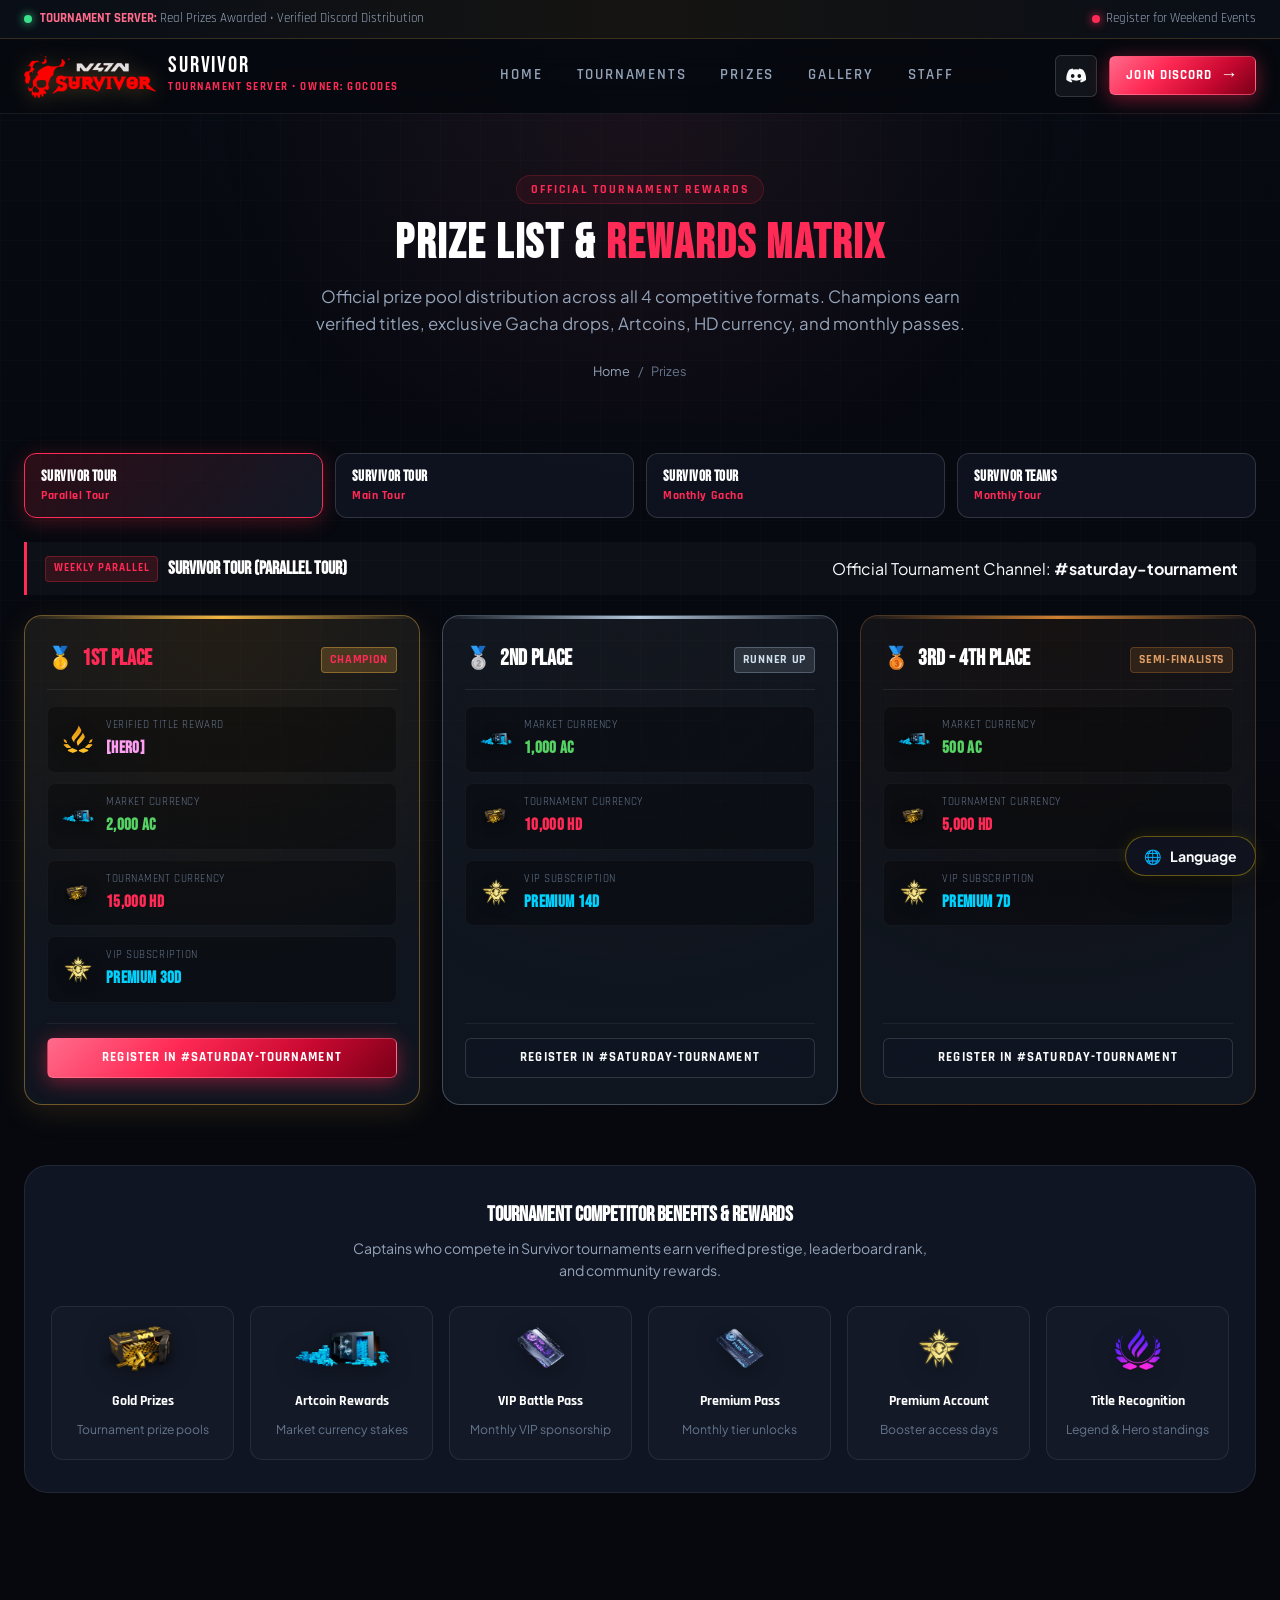
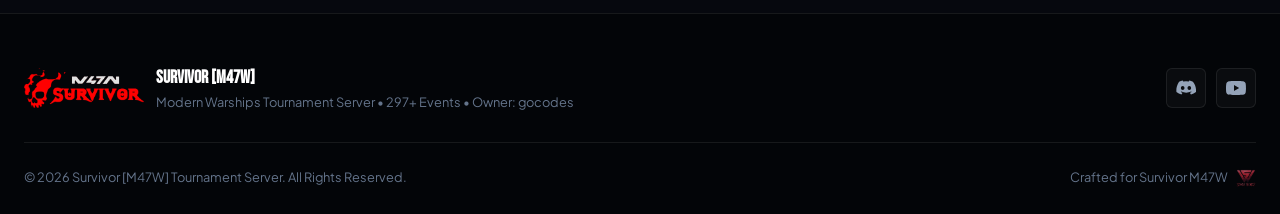
<file: prizes.html>
<!DOCTYPE html>
<html lang="en">
<head>
  <meta charset="UTF-8">
  <meta name="viewport" content="width=device-width, initial-scale=1.0, maximum-scale=5.0">
  <meta name="description" content="Survivor [M47W] Prize Pools Matrix. AC market currency, HD currency, VIP Battle Passes, and verified Hero/Legend title rewards.">
  <meta name="keywords" content="Survivor M47W Prizes, Modern Warships Prizes, Artcoin, VIP Pass, gocodes">
  <meta name="author" content="Survivor M47W Tournament Server">

  <!-- Open Graph -->
  <meta property="og:title" content="Survivor [M47W] - Tournament Prize Pools Matrix">
  <meta property="og:description" content="Official Prize Matrix across 4 competitive tournament formats. Earn verified titles, AC, and VIP passes!">
  <meta property="og:type" content="website">
  <meta property="og:image" content="Assets/images/logo.png">

  <title>Prize Pools & Matrix - SURVIVOR [M47W]</title>

  <!-- Favicon -->
  <link rel="icon" type="image/png" href="Assets/images/logo-icon.png">

  <!-- Stylesheets -->
  <link rel="stylesheet" href="css/style.css">
  <link rel="stylesheet" href="css/components.css">
</head>
<body>

  <!-- Top Announcement Bar -->
  <aside class="top-announcement" aria-label="Tournament Announcement">
    <div class="container announcement-inner">
      <div class="announcement-badge">
        <span class="live-dot"></span>
        <span><strong>TOURNAMENT SERVER:</strong> Real Prizes Awarded • Verified Discord Distribution</span>
      </div>
      <div class="announcement-links">
        <a href="tournaments.html">
          <span class="live-dot dot-red"></span>
          <span>Register for Weekend Events</span>
        </a>
      </div>
    </div>
  </aside>

  <!-- Sticky Site Header -->
  <header class="site-header">
    <div class="container nav-container">
      <a href="index.html" class="brand" aria-label="Survivor M47W Home">
        <img src="Assets/images/logo.png" alt="Survivor M47W Logo" class="brand-logo-img">
        <div class="brand-text">
          <span class="brand-title">SURVIVOR</span>
          <span class="brand-tag">TOURNAMENT SERVER • OWNER: GOCODES</span>
        </div>
      </a>

      <!-- Navigation -->
      <nav aria-label="Main Navigation">
        <ul class="nav-menu" id="navMenu">
          <li><a href="index.html" class="nav-link">Home</a></li>
          <li><a href="tournaments.html" class="nav-link">Tournaments</a></li>
          <li><a href="prizes.html" class="nav-link active">Prizes</a></li>
          <li><a href="gallery.html" class="nav-link">Gallery</a></li>
          <li><a href="staff.html" class="nav-link">Staff</a></li>
        </ul>
      </nav>

      <!-- Nav Actions -->
      <div class="nav-actions">
        <a href="https://discord.gg/6sPeeaY6bj" target="_blank" rel="noopener noreferrer" class="btn-icon-square" aria-label="Discord Server" title="Join Discord Server">
          <svg width="20" height="20" viewBox="0 0 24 24" fill="currentColor">
            <path d="M20.317 4.369A19.791 19.791 0 0 0 15.885 3c-.191.328-.403.771-.552 1.116a18.27 18.27 0 0 0-6.666 0A12.64 12.64 0 0 0 8.115 3a19.736 19.736 0 0 0-4.432 1.369C.887 8.58.127 12.687.507 16.737a19.92 19.92 0 0 0 5.993 3.026c.481-.657.91-1.35 1.282-2.076a12.99 12.99 0 0 1-2.02-.98c.17-.123.336-.25.496-.383 3.894 1.78 8.117 1.78 11.965 0 .162.133.328.26.497.383a12.95 12.95 0 0 1-2.024.982c.372.725.8 1.418 1.282 2.074a19.9 19.9 0 0 0 5.995-3.026c.446-4.693-.762-8.764-3.656-12.368ZM8.02 14.315c-1.182 0-2.157-1.086-2.157-2.419 0-1.332.955-2.418 2.157-2.418 1.212 0 2.177 1.096 2.157 2.418 0 1.333-.955 2.419-2.157 2.419Zm7.96 0c-1.182 0-2.157-1.086-2.157-2.419 0-1.332.955-2.418 2.157-2.418 1.212 0 2.177 1.096 2.157 2.418 0 1.333-.945 2.419-2.157 2.419Z"/>
          </svg>
        </a>
        <a href="https://discord.gg/6sPeeaY6bj" target="_blank" rel="noopener noreferrer" class="btn btn-gold btn-sm" id="linkNavDiscord">
          <span>JOIN DISCORD</span>
          <span style="font-size: 1.1rem; line-height: 1;">&rarr;</span>
        </a>
        <button class="mobile-toggle" id="mobileToggle" aria-label="Toggle navigation menu" aria-expanded="false">
          <svg width="22" height="22" viewBox="0 0 24 24" fill="none" stroke="currentColor" stroke-width="2">
            <line x1="3" y1="12" x2="21" y2="12"></line>
            <line x1="3" y1="6" x2="21" y2="6"></line>
            <line x1="3" y1="18" x2="21" y2="18"></line>
          </svg>
        </button>
      </div>
    </div>
  </header>

  <main>
    <!-- PAGE HERO BANNER -->
    <section class="page-hero-banner">
      <div class="container">
        <span class="page-hero-kicker">OFFICIAL TOURNAMENT REWARDS</span>
        <h1 class="page-hero-title">PRIZE LIST & <span>REWARDS MATRIX</span></h1>
        <p class="page-hero-desc">
          Official prize pool distribution across all 4 competitive formats. Champions earn verified titles, exclusive Gacha drops, Artcoins, HD currency, and monthly passes.
        </p>
        <div class="page-breadcrumb">
          <a href="index.html">Home</a>
          <span>/</span>
          <span>Prizes</span>
        </div>
      </div>
    </section>

    <!-- PRIZE MATRIX SHOWCASE -->
    <section class="section" id="prizes" style="padding-top: 20px;">
      <div class="container">
        <div class="prize-matrix-wrapper">
          <!-- 4 Event Switcher Tabs -->
          <div class="prize-filter-bar" role="tablist">
            <button class="prize-filter-btn active" data-event="parallel-tour">
              <span>Survivor Tour</span>
              <small>Parallel Tour</small>
            </button>
            <button class="prize-filter-btn" data-event="main-tour">
              <span>Survivor Tour</span>
              <small>Main Tour</small>
            </button>
            <button class="prize-filter-btn" data-event="monthly-gacha">
              <span>Survivor Tour</span>
              <small>Monthly Gacha</small>
            </button>
            <button class="prize-filter-btn" data-event="teams-tour">
              <span>Survivor Teams</span>
              <small>MonthlyTour</small>
            </button>
          </div>

          <!-- Dynamic Prize Showcase Grid populated by js/app.js -->
          <div id="prizeShowcase" class="prize-showcase">
            <!-- Populated by initPrizeMatrix in js/app.js -->
          </div>
        </div>

        <!-- Player Benefits Strip with Official MW Icons -->
        <div class="rewards-strip" style="margin-top: 60px;">
          <div class="rewards-head">
            <h3 style="font-family: var(--font-display); font-size: 1.3rem; color: #ffffff; text-transform: uppercase;">
              Tournament Competitor Benefits & Rewards
            </h3>
            <p style="font-size: 0.88rem; color: var(--text-secondary); max-width: 600px; margin: 6px auto 0;">
              Captains who compete in Survivor tournaments earn verified prestige, leaderboard rank, and community rewards.
            </p>
          </div>

          <div class="rewards-grid">
            <div class="reward-item">
              <img src="Assets/icons/rewards/goldOffer_6.png" alt="Gold Rewards" loading="lazy">
              <strong>Gold Prizes</strong>
              <span>Tournament prize pools</span>
            </div>
            <div class="reward-item">
              <img src="Assets/icons/rewards/artcoinOffer_6.png" alt="Artcoin Rewards" loading="lazy">
              <strong>Artcoin Rewards</strong>
              <span>Market currency stakes</span>
            </div>
            <div class="reward-item">
              <img src="Assets/icons/rewards/BP_vip_hires.png" alt="VIP Pass Rewards" loading="lazy">
              <strong>VIP Battle Pass</strong>
              <span>Monthly VIP sponsorship</span>
            </div>
            <div class="reward-item">
              <img src="Assets/icons/rewards/BP_premium_hires.png" alt="Premium Pass" loading="lazy">
              <strong>Premium Pass</strong>
              <span>Monthly tier unlocks</span>
            </div>
            <div class="reward-item">
              <img src="Assets/icons/rewards/premiumAccount.png" alt="Premium Account" loading="lazy">
              <strong>Premium Account</strong>
              <span>Booster access days</span>
            </div>
            <div class="reward-item">
              <img src="Assets/icons/title/MW_TitleSystem_TitleIconLegend_Hires.png" alt="Prestige Titles" loading="lazy">
              <strong>Title Recognition</strong>
              <span>Legend & Hero standings</span>
            </div>
          </div>
        </div>
      </div>
    </section>
  </main>

  <!-- SITE FOOTER -->
  <footer class="site-footer">
    <div class="container">
      <div class="footer-top">
        <div class="footer-brand">
          <img src="Assets/images/logo.png" alt="Survivor M47W Logo">
          <div>
            <strong style="font-family: var(--font-display); font-size: 1.1rem; color: #ffffff;">SURVIVOR [M47W]</strong>
            <p style="font-size: 0.8rem; color: var(--text-muted);">Modern Warships Tournament Server • 297+ Events • Owner: gocodes</p>
          </div>
        </div>

        <div class="footer-social-links">
          <a href="https://discord.gg/6sPeeaY6bj" target="_blank" rel="noopener noreferrer" class="social-icon-link" aria-label="Survivor Discord Server" id="linkFooterDiscord">
            <svg width="20" height="20" viewBox="0 0 24 24" fill="currentColor">
              <path d="M20.317 4.369A19.791 19.791 0 0 0 15.885 3c-.191.328-.403.771-.552 1.116a18.27 18.27 0 0 0-6.666 0A12.64 12.64 0 0 0 8.115 3a19.736 19.736 0 0 0-4.432 1.369C.887 8.58.127 12.687.507 16.737a19.92 19.92 0 0 0 5.993 3.026c.481-.657.91-1.35 1.282-2.076a12.99 12.99 0 0 1-2.02-.98c.17-.123.336-.25.496-.383 3.894 1.78 8.117 1.78 11.965 0 .162.133.328.26.497.383a12.95 12.95 0 0 1-2.024.982c.372.725.8 1.418 1.282 2.074a19.9 19.9 0 0 0 5.995-3.026c.446-4.693-.762-8.764-3.656-12.368ZM8.02 14.315c-1.182 0-2.157-1.086-2.157-2.419 0-1.332.955-2.418 2.157-2.418 1.212 0 2.177 1.096 2.157 2.418 0 1.333-.955 2.419-2.157 2.419Zm7.96 0c-1.182 0-2.157-1.086-2.157-2.419 0-1.332.955-2.418 2.157-2.418 1.212 0 2.177 1.096 2.157 2.418 0 1.333-.945 2.419-2.157 2.419Z"/>
            </svg>
          </a>
          <a href="https://youtube.com/@insfourtyseven7711?si=yuTAbnCFT_ipY31N" target="_blank" rel="noopener noreferrer" class="social-icon-link yt" aria-label="Survivor YouTube" id="linkFooterYouTube">
            <svg width="20" height="20" viewBox="0 0 24 24" fill="currentColor">
              <path d="M23.5 6.2a3.01 3.01 0 0 0-2.12-2.13C19.5 3.5 12 3.5 12 3.5s-7.5 0-9.38.57A3.01 3.01 0 0 0 .5 6.2C0 8.1 0 12 0 12s0 3.9.5 5.8a3.01 3.01 0 0 0 2.12 2.13c1.88.57 9.38.57 9.38.57s7.5 0 9.38-.57a3.01 3.01 0 0 0 2.12-2.13C24 15.9 24 12 24 12s0-3.9-.5-5.8ZM9.6 15.6V8.4l6.2 3.6-6.2 3.6Z"/>
            </svg>
          </a>
        </div>
      </div>

      <div class="footer-bottom">
        <div>© 2026 Survivor [M47W] Tournament Server. All Rights Reserved.</div>
        <div class="footer-credits">
          <span>Crafted for Survivor M47W</span>
          <img src="Assets/images/szone-worxz.png" alt="SZone WorXz">
        </div>
      </div>
    </div>
  </footer>

  <!-- Scripts -->
  <script src="js/config.js"></script>
  <script src="js/app.js"></script>
  <script src="js/lang.js" defer></script>
</body>
</html>
</file>
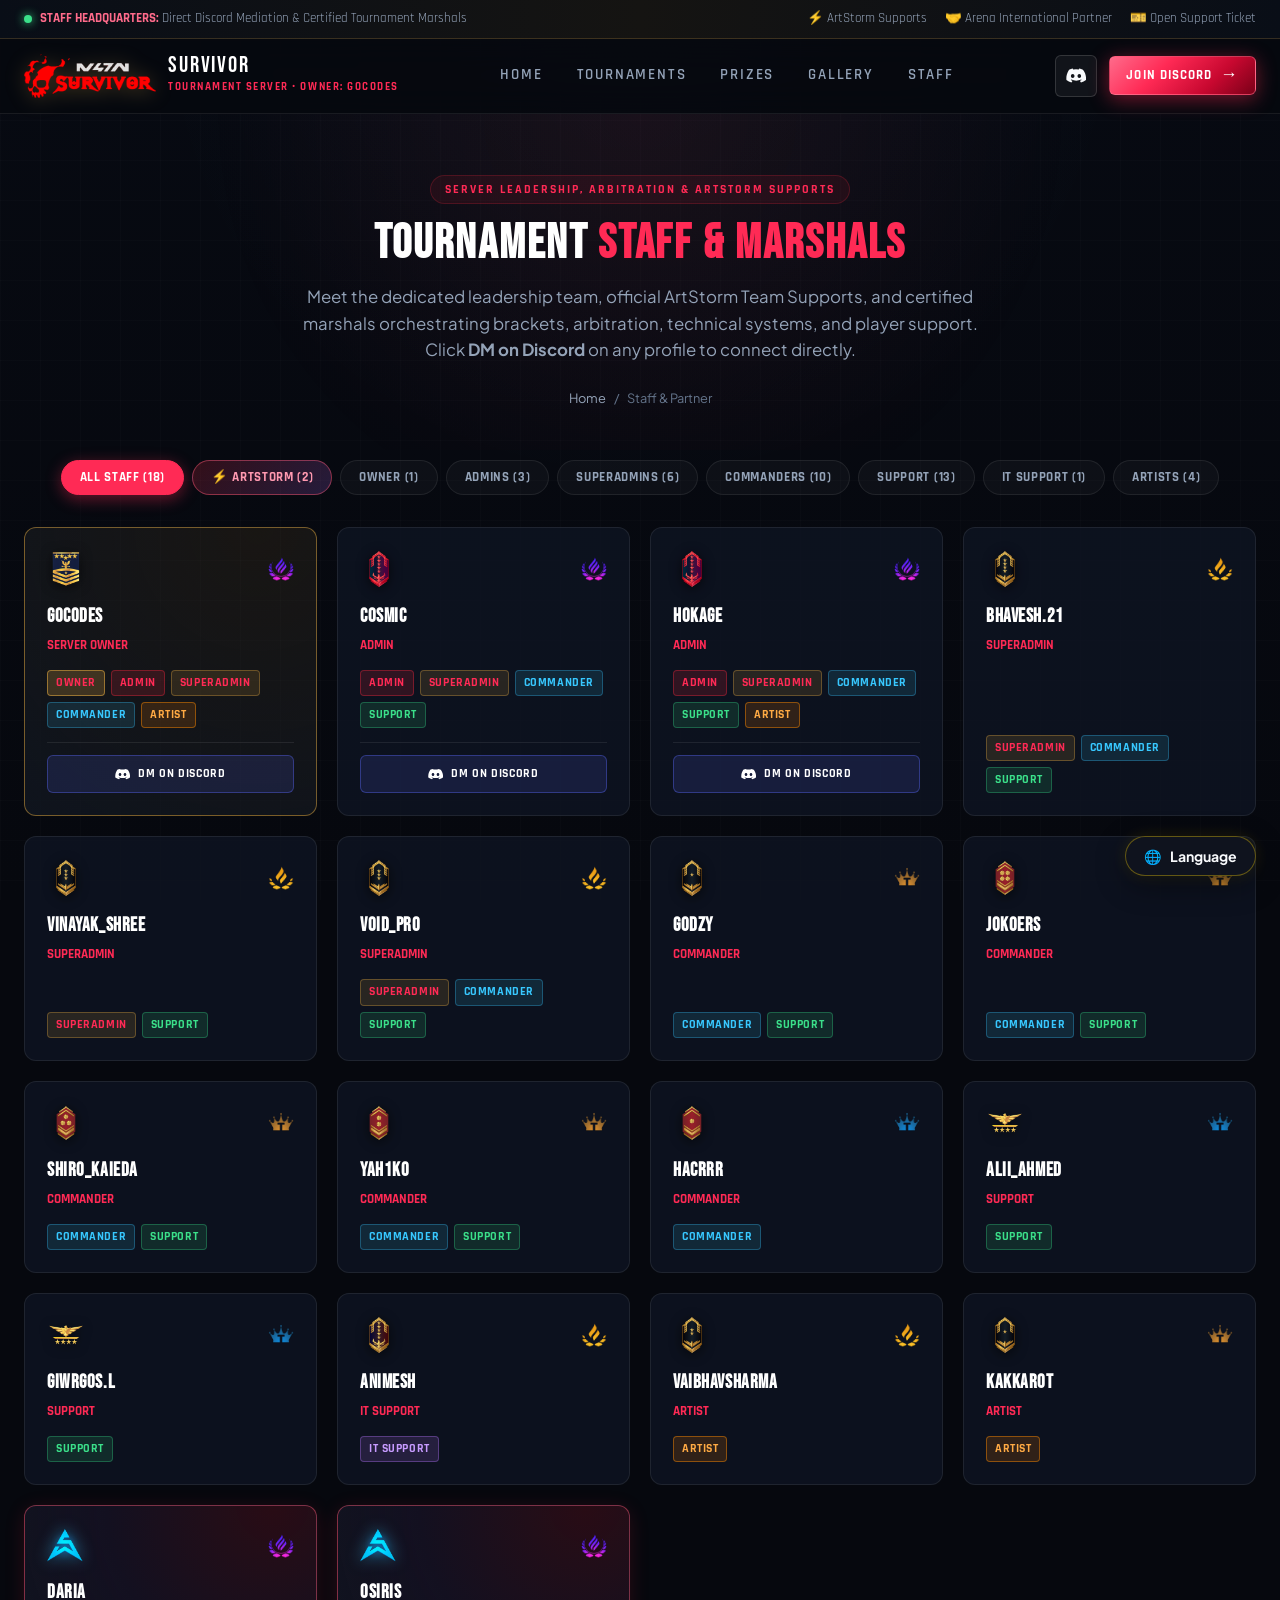
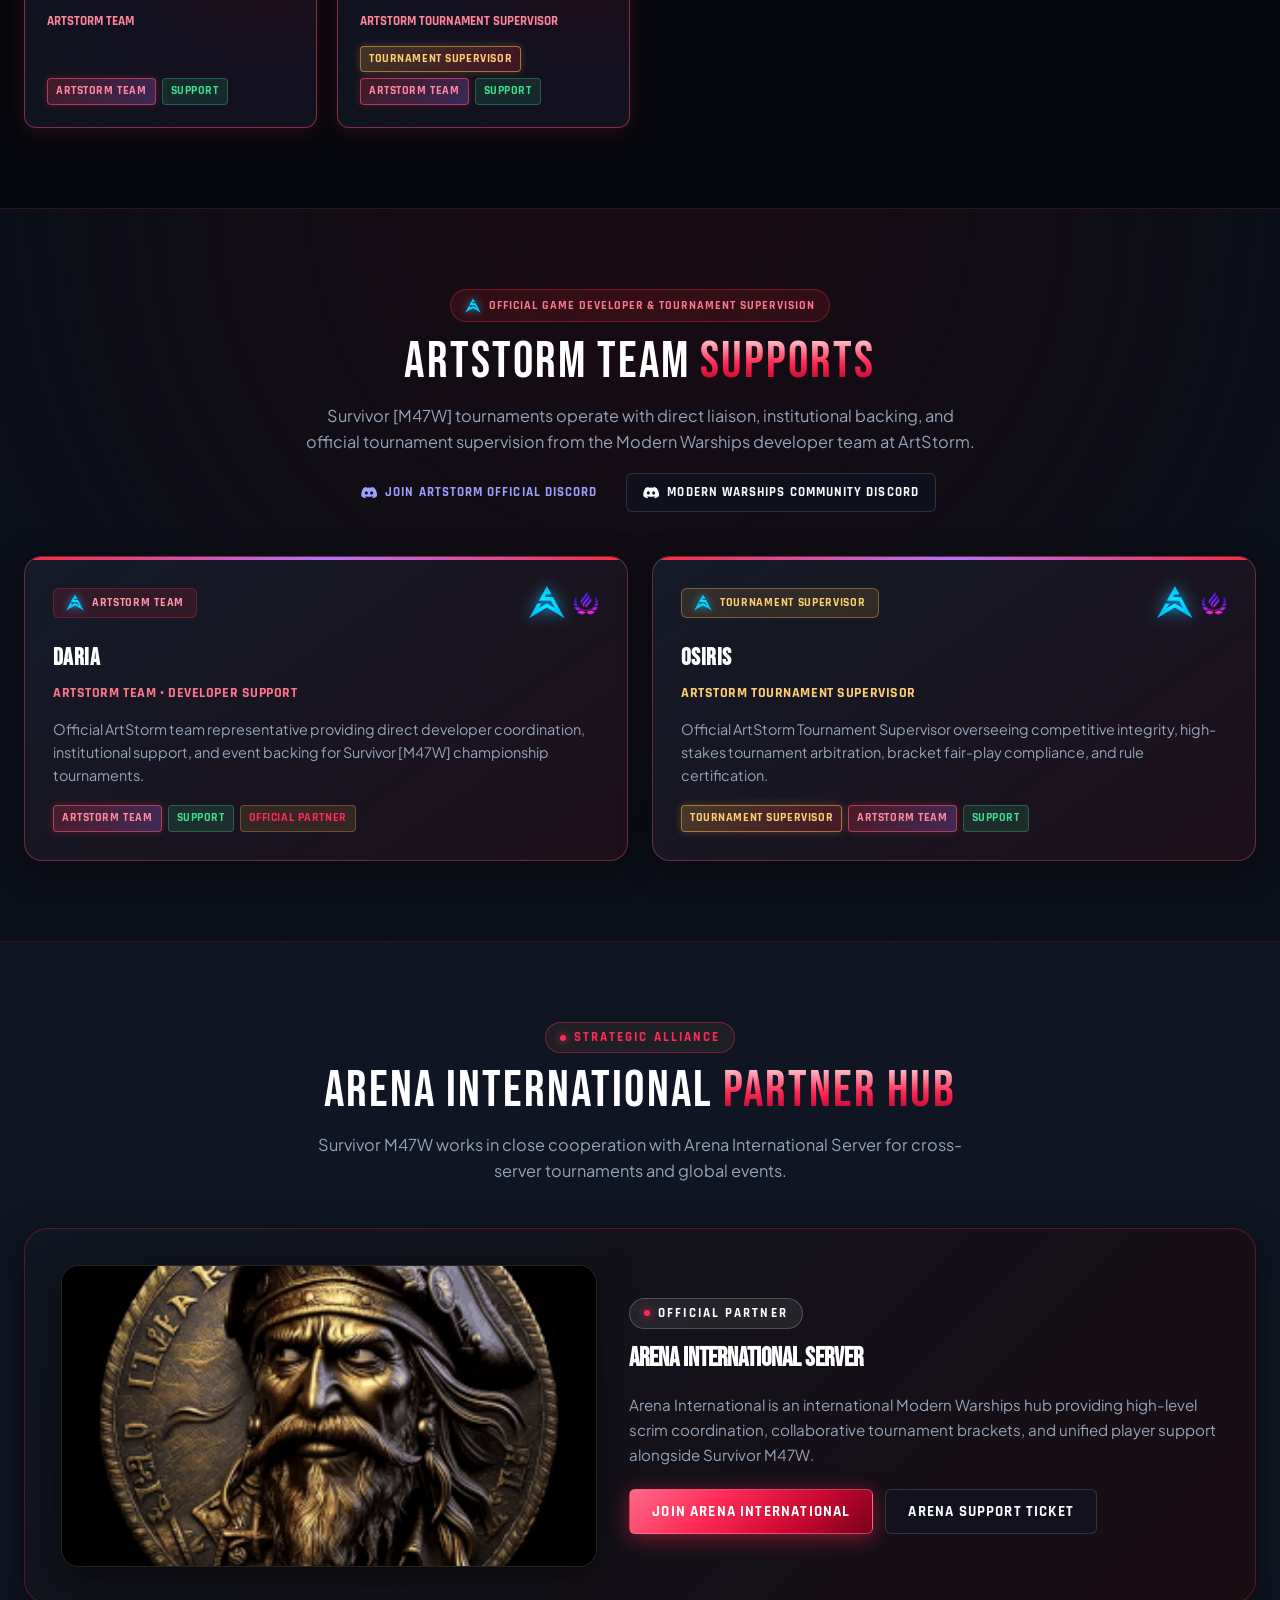
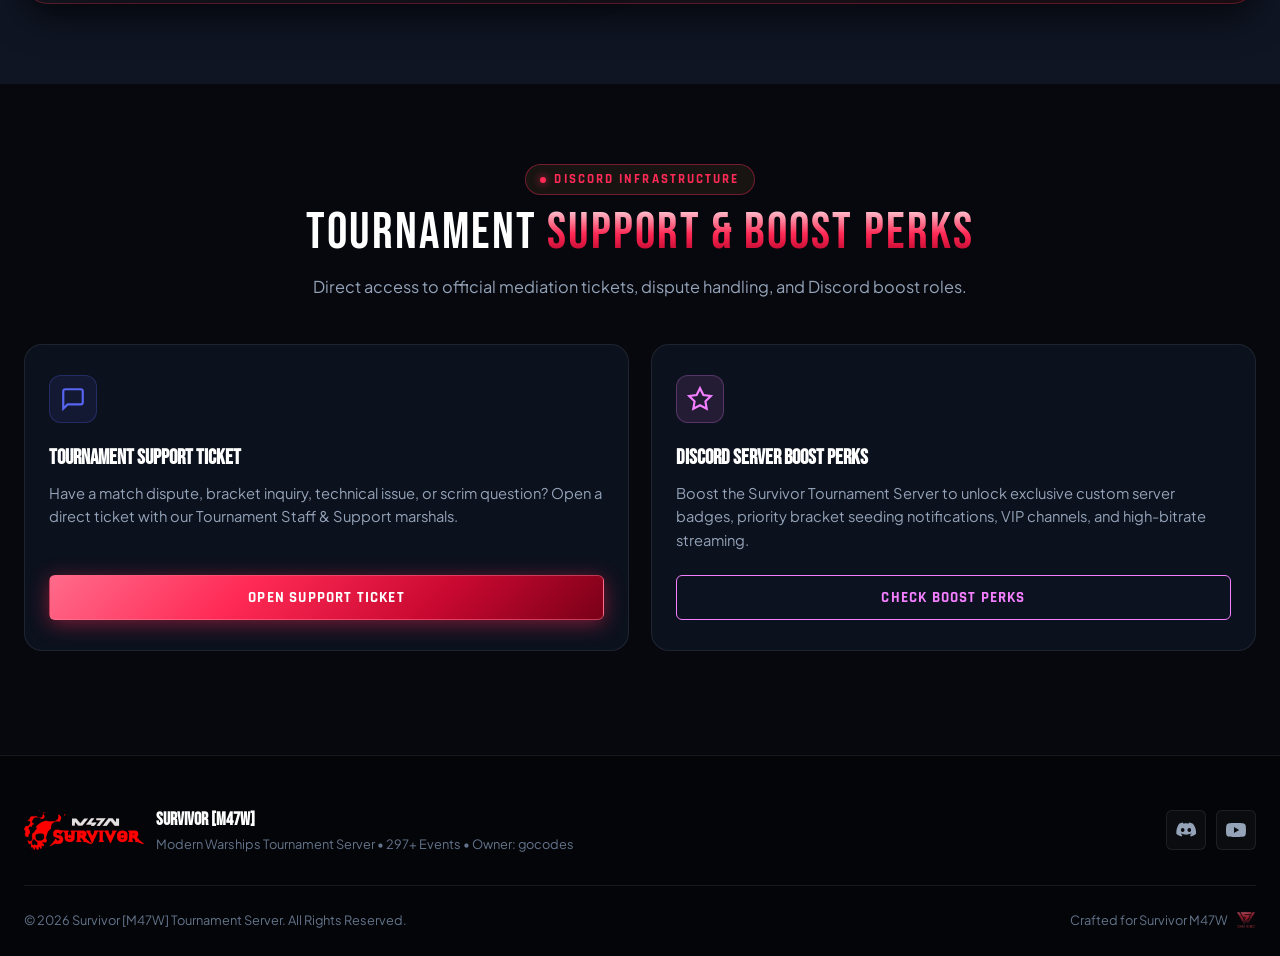
<file: staff.html>
<!DOCTYPE html>
<html lang="en">
<head>
  <meta charset="UTF-8">
  <meta name="viewport" content="width=device-width, initial-scale=1.0, maximum-scale=5.0">
  <meta name="description" content="Survivor [M47W] Leadership Roster & Arena International Strategic Partner. Connect directly with certified staff and arbiters.">
  <meta name="keywords" content="Survivor M47W Staff, Arena International, gocodes, hokage, Modern Warships Staff">
  <meta name="author" content="Survivor M47W Tournament Server">

  <!-- Open Graph -->
  <meta property="og:title" content="Survivor [M47W] - Staff Roster & Partners">
  <meta property="og:description" content="Official tournament leadership, marshals, creative team, and strategic alliance partner Arena International.">
  <meta property="og:type" content="website">
  <meta property="og:image" content="Assets/images/logo.png">

  <title>Staff Roster & Partners - SURVIVOR [M47W]</title>

  <!-- Favicon -->
  <link rel="icon" type="image/png" href="Assets/images/logo-icon.png">

  <!-- Stylesheets -->
  <link rel="stylesheet" href="css/style.css">
  <link rel="stylesheet" href="css/components.css">
</head>
<body>

  <!-- Top Announcement Bar -->
  <aside class="top-announcement" aria-label="Tournament Announcement">
    <div class="container announcement-inner">
      <div class="announcement-badge">
        <span class="live-dot"></span>
        <span><strong>STAFF HEADQUARTERS:</strong> Direct Discord Mediation & Certified Tournament Marshals</span>
      </div>
      <div class="announcement-links">
        <a href="#artstorm">
          <span>⚡ ArtStorm Supports</span>
        </a>
        <a href="#partner">
          <span>🤝 Arena International Partner</span>
        </a>
        <a href="#support">
          <span>🎫 Open Support Ticket</span>
        </a>
      </div>
    </div>
  </aside>

  <!-- Sticky Site Header -->
  <header class="site-header">
    <div class="container nav-container">
      <a href="index.html" class="brand" aria-label="Survivor M47W Home">
        <img src="Assets/images/logo.png" alt="Survivor M47W Logo" class="brand-logo-img">
        <div class="brand-text">
          <span class="brand-title">SURVIVOR</span>
          <span class="brand-tag">TOURNAMENT SERVER • OWNER: GOCODES</span>
        </div>
      </a>

      <!-- Navigation -->
      <nav aria-label="Main Navigation">
        <ul class="nav-menu" id="navMenu">
          <li><a href="index.html" class="nav-link">Home</a></li>
          <li><a href="tournaments.html" class="nav-link">Tournaments</a></li>
          <li><a href="prizes.html" class="nav-link">Prizes</a></li>
          <li><a href="gallery.html" class="nav-link">Gallery</a></li>
          <li><a href="staff.html" class="nav-link active">Staff</a></li>
        </ul>
      </nav>

      <!-- Nav Actions -->
      <div class="nav-actions">
        <a href="https://discord.gg/6sPeeaY6bj" target="_blank" rel="noopener noreferrer" class="btn-icon-square" aria-label="Discord Server" title="Join Discord Server">
          <svg width="20" height="20" viewBox="0 0 24 24" fill="currentColor">
            <path d="M20.317 4.369A19.791 19.791 0 0 0 15.885 3c-.191.328-.403.771-.552 1.116a18.27 18.27 0 0 0-6.666 0A12.64 12.64 0 0 0 8.115 3a19.736 19.736 0 0 0-4.432 1.369C.887 8.58.127 12.687.507 16.737a19.92 19.92 0 0 0 5.993 3.026c.481-.657.91-1.35 1.282-2.076a12.99 12.99 0 0 1-2.02-.98c.17-.123.336-.25.496-.383 3.894 1.78 8.117 1.78 11.965 0 .162.133.328.26.497.383a12.95 12.95 0 0 1-2.024.982c.372.725.8 1.418 1.282 2.074a19.9 19.9 0 0 0 5.995-3.026c.446-4.693-.762-8.764-3.656-12.368ZM8.02 14.315c-1.182 0-2.157-1.086-2.157-2.419 0-1.332.955-2.418 2.157-2.418 1.212 0 2.177 1.096 2.157 2.418 0 1.333-.955 2.419-2.157 2.419Zm7.96 0c-1.182 0-2.157-1.086-2.157-2.419 0-1.332.955-2.418 2.157-2.418 1.212 0 2.177 1.096 2.157 2.418 0 1.333-.945 2.419-2.157 2.419Z"/>
          </svg>
        </a>
        <a href="https://discord.gg/6sPeeaY6bj" target="_blank" rel="noopener noreferrer" class="btn btn-gold btn-sm" id="linkNavDiscord">
          <span>JOIN DISCORD</span>
          <span style="font-size: 1.1rem; line-height: 1;">&rarr;</span>
        </a>
        <button class="mobile-toggle" id="mobileToggle" aria-label="Toggle navigation menu" aria-expanded="false">
          <svg width="22" height="22" viewBox="0 0 24 24" fill="none" stroke="currentColor" stroke-width="2">
            <line x1="3" y1="12" x2="21" y2="12"></line>
            <line x1="3" y1="6" x2="21" y2="6"></line>
            <line x1="3" y1="18" x2="21" y2="18"></line>
          </svg>
        </button>
      </div>
    </div>
  </header>

  <main>
    <!-- PAGE HERO BANNER -->
    <section class="page-hero-banner">
      <div class="container">
        <span class="page-hero-kicker">SERVER LEADERSHIP, ARBITRATION & ARTSTORM SUPPORTS</span>
        <h1 class="page-hero-title">TOURNAMENT <span>STAFF & MARSHALS</span></h1>
        <p class="page-hero-desc">
          Meet the dedicated leadership team, official ArtStorm Team Supports, and certified marshals orchestrating brackets, arbitration, technical systems, and player support. Click <strong>DM on Discord</strong> on any profile to connect directly.
        </p>
        <div class="page-breadcrumb">
          <a href="index.html">Home</a>
          <span>/</span>
          <span>Staff & Partner</span>
        </div>
      </div>
    </section>

    <!-- STAFF ROSTER -->
    <section class="section" id="staff" style="padding-top: 10px;">
      <div class="container">
        <!-- Role Filter Tabs -->
        <div class="roster-filter-bar" role="tablist">
          <button type="button" class="roster-filter-btn active" data-filter="all" onclick="window.filterStaffRoster && window.filterStaffRoster('all', this)">All Staff (18)</button>
          <button type="button" class="roster-filter-btn btn-artstorm-tab" data-filter="ArtStorm" onclick="window.filterStaffRoster && window.filterStaffRoster('ArtStorm', this)">⚡ ArtStorm (2)</button>
          <button type="button" class="roster-filter-btn" data-filter="Owner" onclick="window.filterStaffRoster && window.filterStaffRoster('Owner', this)">Owner (1)</button>
          <button type="button" class="roster-filter-btn" data-filter="Admin" onclick="window.filterStaffRoster && window.filterStaffRoster('Admin', this)">Admins (3)</button>
          <button type="button" class="roster-filter-btn" data-filter="SuperAdmin" onclick="window.filterStaffRoster && window.filterStaffRoster('SuperAdmin', this)">SuperAdmins (6)</button>
          <button type="button" class="roster-filter-btn" data-filter="Commander" onclick="window.filterStaffRoster && window.filterStaffRoster('Commander', this)">Commanders (10)</button>
          <button type="button" class="roster-filter-btn" data-filter="Support" onclick="window.filterStaffRoster && window.filterStaffRoster('Support', this)">Support (13)</button>
          <button type="button" class="roster-filter-btn" data-filter="IT" onclick="window.filterStaffRoster && window.filterStaffRoster('IT', this)">IT Support (1)</button>
          <button type="button" class="roster-filter-btn" data-filter="Artist" onclick="window.filterStaffRoster && window.filterStaffRoster('Artist', this)">Artists (4)</button>
        </div>

        <!-- Dynamic Staff Cards Grid -->
        <div class="roster-grid" id="staffGrid">
          <!-- Populated by initStaffRoster in js/app.js -->
        </div>
      </div>
    </section>

    <!-- ARTSTORM TEAM SUPPORTS SECTION -->
    <section class="section artstorm-section" id="artstorm">
      <div class="container">
        <div class="section-head">
          <div class="artstorm-banner-badge">
            <img src="Assets/images/artstorm-logo.png" alt="ArtStorm Logo" class="artstorm-pill-logo">
            <span>OFFICIAL GAME DEVELOPER & TOURNAMENT SUPERVISION</span>
          </div>
          <h2 class="section-title">ARTSTORM TEAM <span>SUPPORTS</span></h2>
          <p class="section-lead">
            Survivor [M47W] tournaments operate with direct liaison, institutional backing, and official tournament supervision from the Modern Warships developer team at ArtStorm.
          </p>
          <div style="display: flex; gap: 12px; justify-content: center; flex-wrap: wrap; margin-top: 18px;">
            <a href="https://discord.gg/bd9pUZpxAg" target="_blank" rel="noopener noreferrer" class="btn btn-discord btn-sm" id="linkArtstormServer">
              <svg width="16" height="16" viewBox="0 0 24 24" fill="currentColor">
                <path d="M20.317 4.369A19.791 19.791 0 0 0 15.885 3c-.191.328-.403.771-.552 1.116a18.27 18.27 0 0 0-6.666 0A12.64 12.64 0 0 0 8.115 3a19.736 19.736 0 0 0-4.432 1.369C.887 8.58.127 12.687.507 16.737a19.92 19.92 0 0 0 5.993 3.026c.481-.657.91-1.35 1.282-2.076a12.99 12.99 0 0 1-2.02-.98c.17-.123.336-.25.496-.383 3.894 1.78 8.117 1.78 11.965 0 .162.133.328.26.497.383a12.95 12.95 0 0 1-2.024.982c.372.725.8 1.418 1.282 2.074a19.9 19.9 0 0 0 5.995-3.026c.446-4.693-.762-8.764-3.656-12.368ZM8.02 14.315c-1.182 0-2.157-1.086-2.157-2.419 0-1.332.955-2.418 2.157-2.418 1.212 0 2.177 1.096 2.157 2.418 0 1.333-.955 2.419-2.157 2.419Zm7.96 0c-1.182 0-2.157-1.086-2.157-2.419 0-1.332.955-2.418 2.157-2.418 1.212 0 2.177 1.096 2.157 2.418 0 1.333-.945 2.419-2.157 2.419Z"/>
              </svg>
              <span>Join ArtStorm Official Discord</span>
            </a>
            <a href="https://discord.gg/modernwarships" target="_blank" rel="noopener noreferrer" class="btn btn-outline btn-sm" id="linkMWCommunity">
              <svg width="16" height="16" viewBox="0 0 24 24" fill="currentColor">
                <path d="M20.317 4.369A19.791 19.791 0 0 0 15.885 3c-.191.328-.403.771-.552 1.116a18.27 18.27 0 0 0-6.666 0A12.64 12.64 0 0 0 8.115 3a19.736 19.736 0 0 0-4.432 1.369C.887 8.58.127 12.687.507 16.737a19.92 19.92 0 0 0 5.993 3.026c.481-.657.91-1.35 1.282-2.076a12.99 12.99 0 0 1-2.02-.98c.17-.123.336-.25.496-.383 3.894 1.78 8.117 1.78 11.965 0 .162.133.328.26.497.383a12.95 12.95 0 0 1-2.024.982c.372.725.8 1.418 1.282 2.074a19.9 19.9 0 0 0 5.995-3.026c.446-4.693-.762-8.764-3.656-12.368ZM8.02 14.315c-1.182 0-2.157-1.086-2.157-2.419 0-1.332.955-2.418 2.157-2.418 1.212 0 2.177 1.096 2.157 2.418 0 1.333-.955 2.419-2.157 2.419Zm7.96 0c-1.182 0-2.157-1.086-2.157-2.419 0-1.332.955-2.418 2.157-2.418 1.212 0 2.177 1.096 2.157 2.418 0 1.333-.945 2.419-2.157 2.419Z"/>
              </svg>
              <span>Modern Warships Community Discord</span>
            </a>
          </div>
        </div>

        <div class="artstorm-supports-grid">
          <!-- Member 1: Daria -->
          <article class="artstorm-card">
            <div class="artstorm-card-header">
              <div class="artstorm-company-tag">
                <img src="Assets/images/artstorm-logo.png" alt="ArtStorm Logo" class="artstorm-tag-logo">
                <span>ARTSTORM TEAM</span>
              </div>
              <div class="roster-card-header" style="margin-bottom: 0; gap: 8px;">
                <div class="roster-rank-badge" title="Official ArtStorm Logo">
                  <img src="Assets/images/artstorm-logo.png" alt="ArtStorm Logo" class="roster-rank-img artstorm-logo-badge">
                </div>
                <img src="Assets/icons/title/MW_TitleSystem_TitleIconLegend_Hires.png" alt="Legend Title" class="roster-title-img">
              </div>
            </div>

            <h3 class="artstorm-member-name">Daria</h3>
            <p class="artstorm-member-role">ArtStorm Team • Developer Support</p>
            <p class="artstorm-member-desc">
              Official ArtStorm team representative providing direct developer coordination, institutional support, and event backing for Survivor [M47W] championship tournaments.
            </p>

            <div class="staff-badge-container">
              <span class="staff-pill badge-artstorm">ArtStorm Team</span>
              <span class="staff-pill badge-support">Support</span>
              <span class="staff-pill badge-superadmin">Official Partner</span>
            </div>
          </article>

          <!-- Member 2: Osiris -->
          <article class="artstorm-card">
            <div class="artstorm-card-header">
              <div class="artstorm-company-tag" style="color: #ffcf70; border-color: rgba(243, 181, 68, 0.4); background: rgba(243, 181, 68, 0.12);">
                <img src="Assets/images/artstorm-logo.png" alt="ArtStorm Logo" class="artstorm-tag-logo">
                <span>TOURNAMENT SUPERVISOR</span>
              </div>
              <div class="roster-card-header" style="margin-bottom: 0; gap: 8px;">
                <div class="roster-rank-badge" title="Official ArtStorm Logo">
                  <img src="Assets/images/artstorm-logo.png" alt="ArtStorm Logo" class="roster-rank-img artstorm-logo-badge">
                </div>
                <img src="Assets/icons/title/MW_TitleSystem_TitleIconLegend_Hires.png" alt="Legend Title" class="roster-title-img">
              </div>
            </div>

            <h3 class="artstorm-member-name">Osiris</h3>
            <p class="artstorm-member-role" style="color: #ffcf70;">ArtStorm Tournament Supervisor</p>
            <p class="artstorm-member-desc">
              Official ArtStorm Tournament Supervisor overseeing competitive integrity, high-stakes tournament arbitration, bracket fair-play compliance, and rule certification.
            </p>

            <div class="staff-badge-container">
              <span class="staff-pill badge-supervisor">Tournament Supervisor</span>
              <span class="staff-pill badge-artstorm">ArtStorm Team</span>
              <span class="staff-pill badge-support">Support</span>
            </div>
          </article>
        </div>
      </div>
    </section>

    <!-- ARENA INTERNATIONAL PARTNER SECTION -->
    <section class="section" id="partner" style="background: var(--bg-surface);">
      <div class="container">
        <div class="section-head">
          <span class="section-kicker">STRATEGIC ALLIANCE</span>
          <h2 class="section-title">ARENA INTERNATIONAL <span>PARTNER HUB</span></h2>
          <p class="section-lead">
            Survivor M47W works in close cooperation with Arena International Server for cross-server tournaments and global events.
          </p>
        </div>

        <div class="arena-partner-box">
          <div class="arena-gif-frame">
            <img src="Assets/images/ai-server.gif" alt="Arena International Server Animation" loading="lazy">
          </div>

          <div class="arena-partner-copy">
            <span class="section-kicker" style="background: rgba(255, 255, 255, 0.08); color: #ffffff; border-color: rgba(255, 255, 255, 0.2);">OFFICIAL PARTNER</span>
            <h3>Arena International Server</h3>
            <p>
              Arena International is an international Modern Warships hub providing high-level scrim coordination, collaborative tournament brackets, and unified player support alongside Survivor M47W.
            </p>
            <div class="arena-partner-actions">
              <a href="https://discord.gg/cwB66GNWwY" target="_blank" rel="noopener noreferrer" class="btn btn-primary" id="linkArenaServer">
                <span>Join Arena International</span>
              </a>
              <a href="https://discord.com/channels/1063794604798902353/1457753365437087804" target="_blank" rel="noopener noreferrer" class="btn btn-outline" id="linkArenaSupport">
                <span>Arena Support Ticket</span>
              </a>
            </div>
          </div>
        </div>
      </div>
    </section>

    <!-- SUPPORT & SERVER BOOST HUB -->
    <section class="section" id="support">
      <div class="container">
        <div class="section-head">
          <span class="section-kicker">DISCORD INFRASTRUCTURE</span>
          <h2 class="section-title">TOURNAMENT <span>SUPPORT & BOOST PERKS</span></h2>
          <p class="section-lead">
            Direct access to official mediation tickets, dispute handling, and Discord boost roles.
          </p>
        </div>

        <div class="support-grid">
          <!-- Support Ticket -->
          <article class="support-card">
            <div class="support-icon">
              <svg width="26" height="26" viewBox="0 0 24 24" fill="none" stroke="currentColor" stroke-width="2">
                <path d="M21 15a2 2 0 0 1-2 2H7l-4 4V5a2 2 0 0 1 2-2h14a2 2 0 0 1 2 2z"></path>
              </svg>
            </div>
            <h3>Tournament Support Ticket</h3>
            <p>
              Have a match dispute, bracket inquiry, technical issue, or scrim question? Open a direct ticket with our Tournament Staff & Support marshals.
            </p>
            <a href="https://discord.com/channels/1050414982417887283/1246124680889241741" target="_blank" rel="noopener noreferrer" class="btn btn-primary" id="linkSupportTicket">
              <span>Open Support Ticket</span>
            </a>
          </article>

          <!-- Server Boost Perks -->
          <article class="support-card">
            <div class="support-icon icon-boost">
              <svg width="26" height="26" viewBox="0 0 24 24" fill="none" stroke="currentColor" stroke-width="2">
                <polygon points="12 2 15.09 8.26 22 9.27 17 14.14 18.18 21.02 12 17.77 5.82 21.02 7 14.14 2 9.27 8.91 8.26 12 2"></polygon>
              </svg>
            </div>
            <h3>Discord Server Boost Perks</h3>
            <p>
              Boost the Survivor Tournament Server to unlock exclusive custom server badges, priority bracket seeding notifications, VIP channels, and high-bitrate streaming.
            </p>
            <a href="https://discord.com/channels/1050414982417887283/1148118134398668922" target="_blank" rel="noopener noreferrer" class="btn btn-outline" style="border-color: #f47fff; color: #f47fff;">
              <span>Check Boost Perks</span>
            </a>
          </article>
        </div>
      </div>
    </section>
  </main>

  <!-- SITE FOOTER -->
  <footer class="site-footer">
    <div class="container">
      <div class="footer-top">
        <div class="footer-brand">
          <img src="Assets/images/logo.png" alt="Survivor M47W Logo">
          <div>
            <strong style="font-family: var(--font-display); font-size: 1.1rem; color: #ffffff;">SURVIVOR [M47W]</strong>
            <p style="font-size: 0.8rem; color: var(--text-muted);">Modern Warships Tournament Server • 297+ Events • Owner: gocodes</p>
          </div>
        </div>

        <div class="footer-social-links">
          <a href="https://discord.gg/6sPeeaY6bj" target="_blank" rel="noopener noreferrer" class="social-icon-link" aria-label="Survivor Discord Server" id="linkFooterDiscord">
            <svg width="20" height="20" viewBox="0 0 24 24" fill="currentColor">
              <path d="M20.317 4.369A19.791 19.791 0 0 0 15.885 3c-.191.328-.403.771-.552 1.116a18.27 18.27 0 0 0-6.666 0A12.64 12.64 0 0 0 8.115 3a19.736 19.736 0 0 0-4.432 1.369C.887 8.58.127 12.687.507 16.737a19.92 19.92 0 0 0 5.993 3.026c.481-.657.91-1.35 1.282-2.076a12.99 12.99 0 0 1-2.02-.98c.17-.123.336-.25.496-.383 3.894 1.78 8.117 1.78 11.965 0 .162.133.328.26.497.383a12.95 12.95 0 0 1-2.024.982c.372.725.8 1.418 1.282 2.074a19.9 19.9 0 0 0 5.995-3.026c.446-4.693-.762-8.764-3.656-12.368ZM8.02 14.315c-1.182 0-2.157-1.086-2.157-2.419 0-1.332.955-2.418 2.157-2.418 1.212 0 2.177 1.096 2.157 2.418 0 1.333-.955 2.419-2.157 2.419Zm7.96 0c-1.182 0-2.157-1.086-2.157-2.419 0-1.332.955-2.418 2.157-2.418 1.212 0 2.177 1.096 2.157 2.418 0 1.333-.945 2.419-2.157 2.419Z"/>
            </svg>
          </a>
          <a href="https://youtube.com/@insfourtyseven7711?si=yuTAbnCFT_ipY31N" target="_blank" rel="noopener noreferrer" class="social-icon-link yt" aria-label="Survivor YouTube" id="linkFooterYouTube">
            <svg width="20" height="20" viewBox="0 0 24 24" fill="currentColor">
              <path d="M23.5 6.2a3.01 3.01 0 0 0-2.12-2.13C19.5 3.5 12 3.5 12 3.5s-7.5 0-9.38.57A3.01 3.01 0 0 0 .5 6.2C0 8.1 0 12 0 12s0 3.9.5 5.8a3.01 3.01 0 0 0 2.12 2.13c1.88.57 9.38.57 9.38.57s7.5 0 9.38-.57a3.01 3.01 0 0 0 2.12-2.13C24 15.9 24 12 24 12s0-3.9-.5-5.8ZM9.6 15.6V8.4l6.2 3.6-6.2 3.6Z"/>
            </svg>
          </a>
        </div>
      </div>

      <div class="footer-bottom">
        <div>© 2026 Survivor [M47W] Tournament Server. All Rights Reserved.</div>
        <div class="footer-credits">
          <span>Crafted for Survivor M47W</span>
          <img src="Assets/images/szone-worxz.png" alt="SZone WorXz">
        </div>
      </div>
    </div>
  </footer>

  <!-- Scripts -->
  <script src="js/config.js"></script>
  <script src="js/app.js"></script>
  <script src="js/lang.js" defer></script>
</body>
</html>
</file>
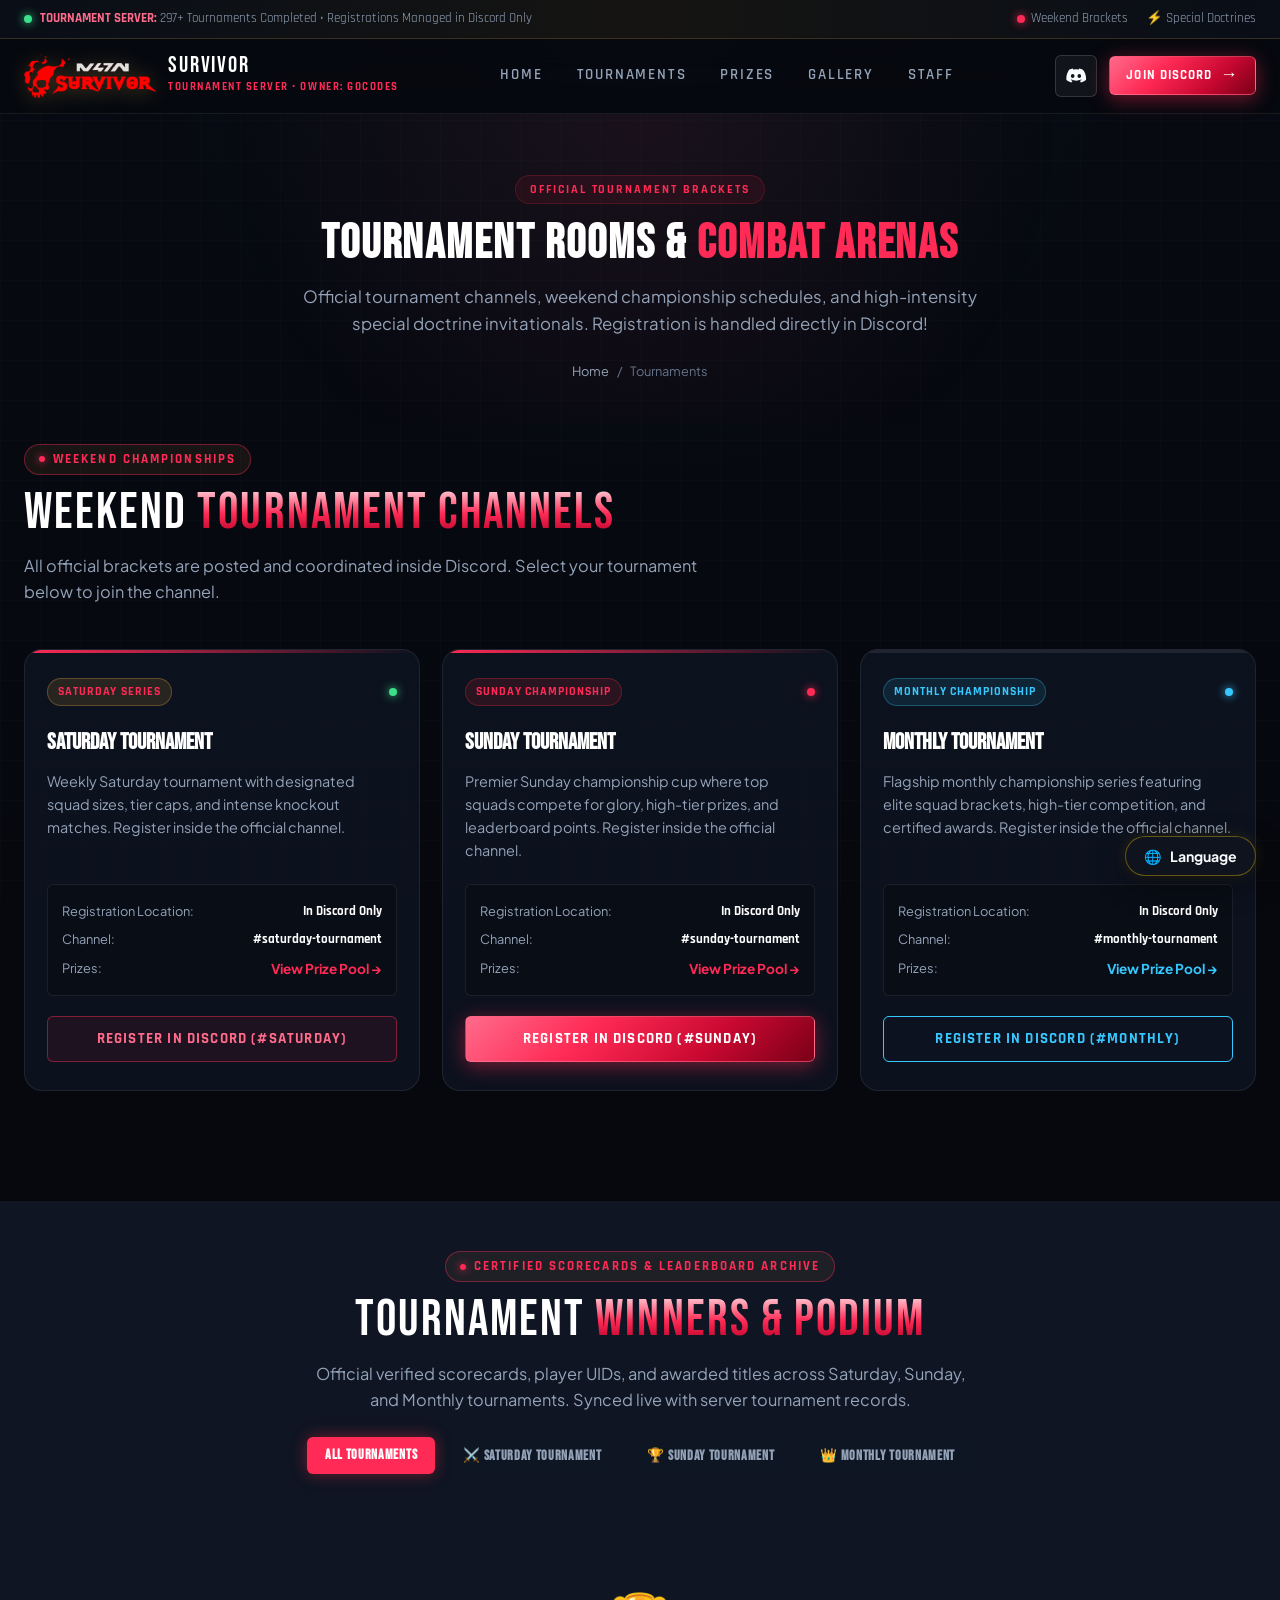
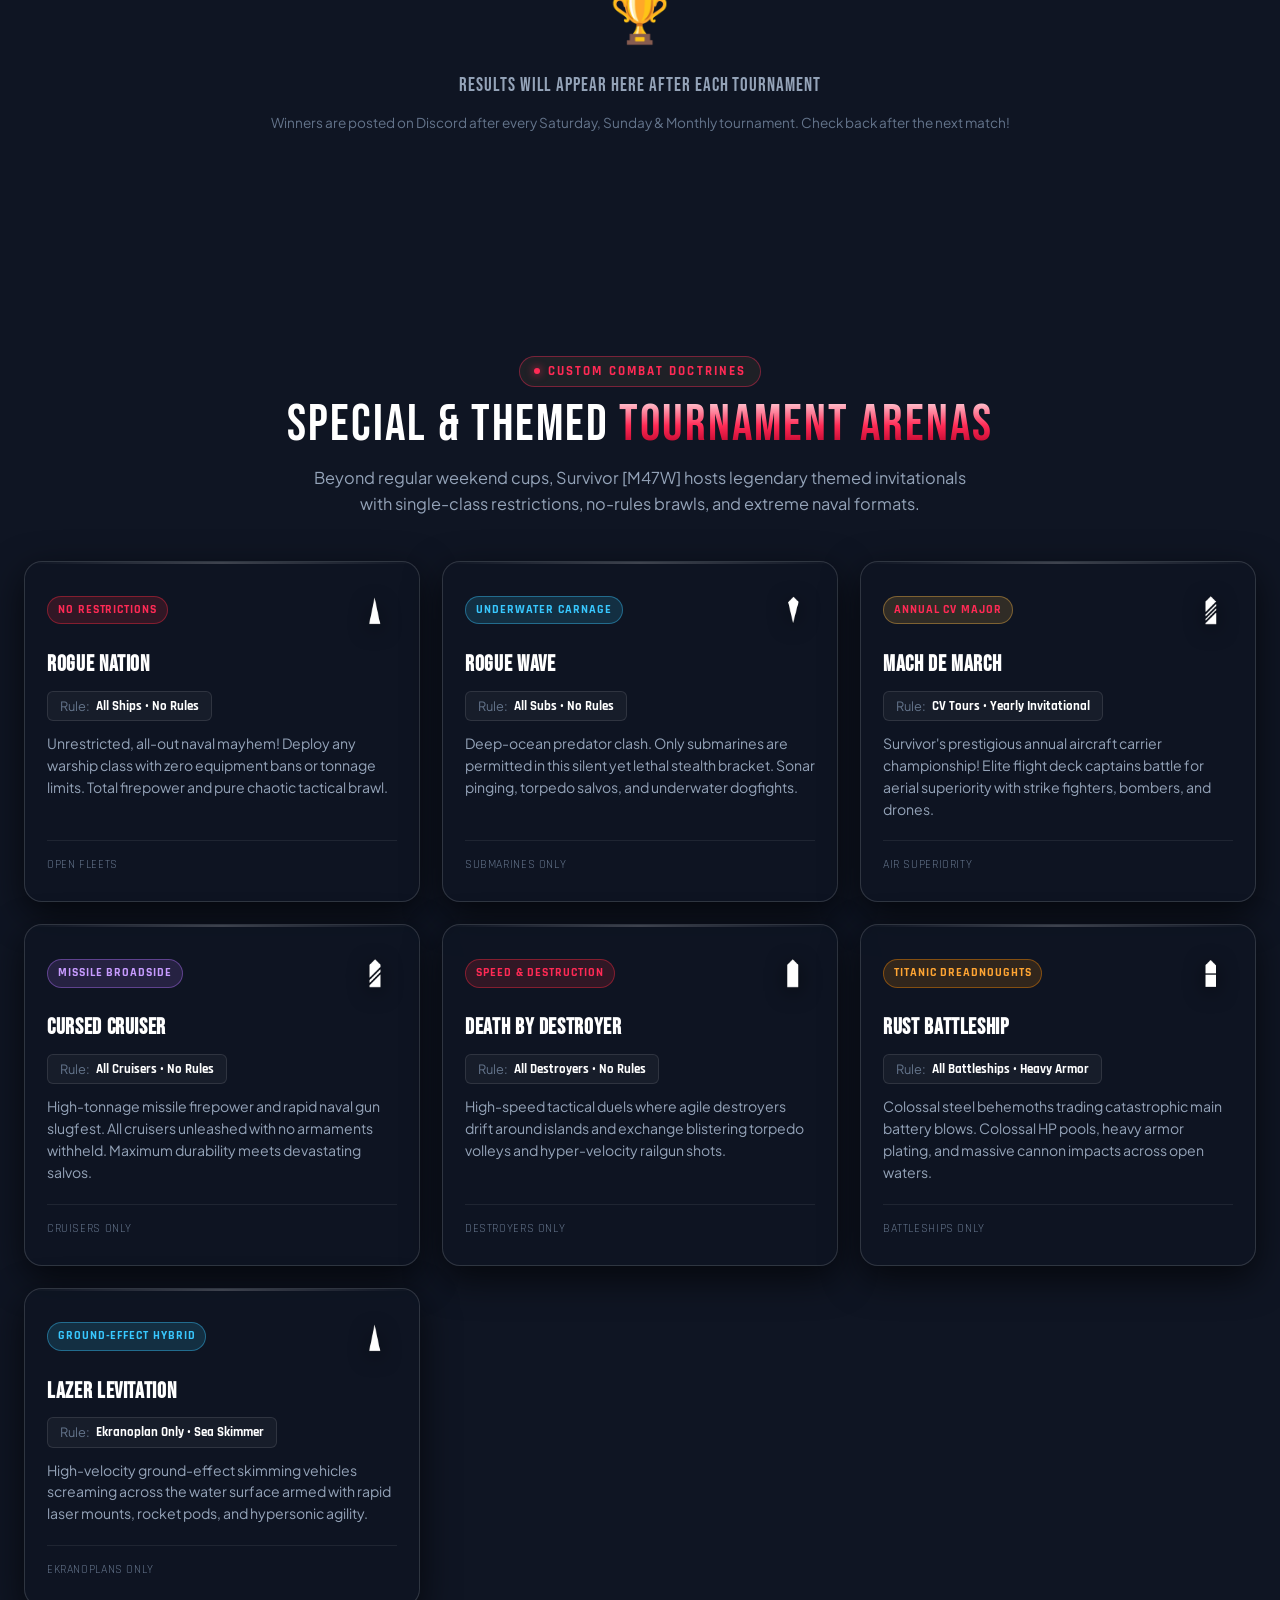
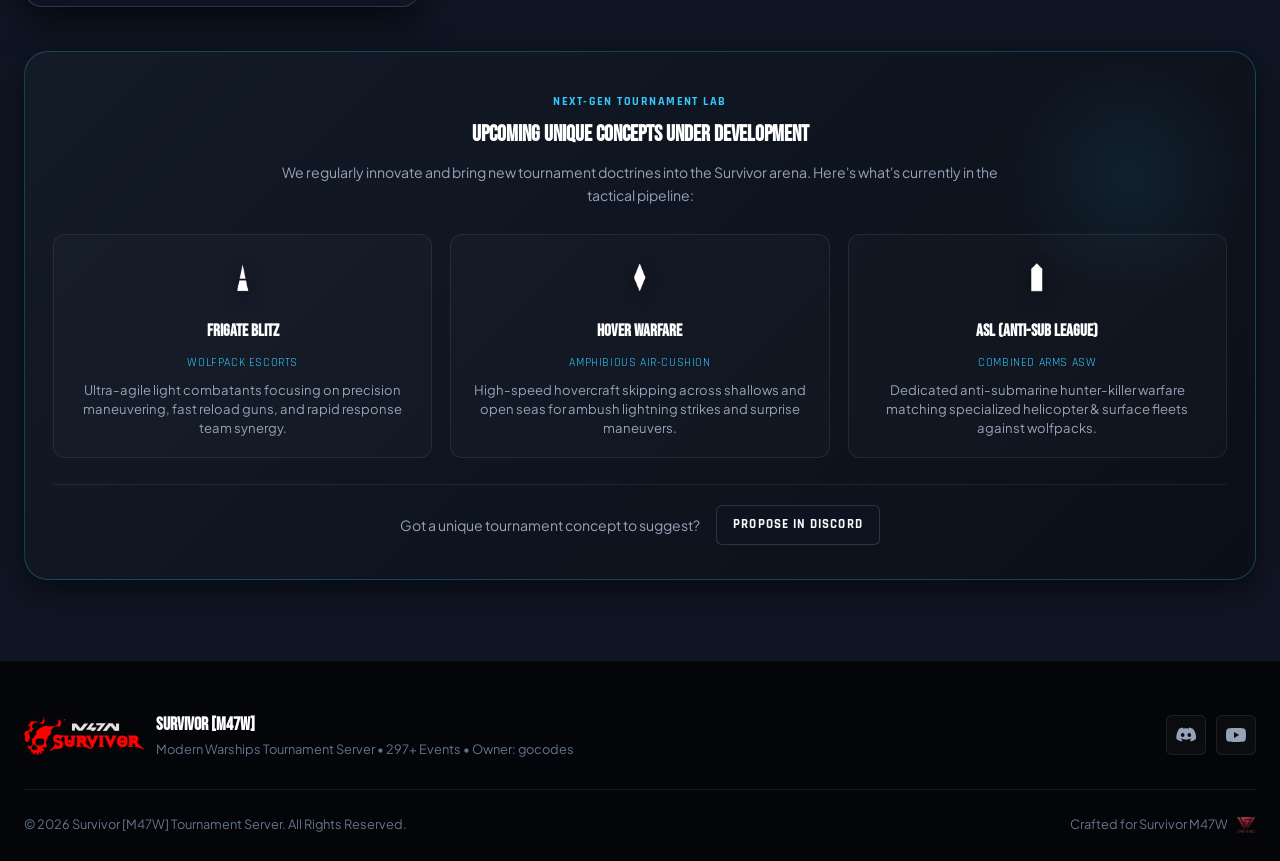
<file: tournaments.html>
<!DOCTYPE html>
<html lang="en">
<head>
  <meta charset="UTF-8">
  <meta name="viewport" content="width=device-width, initial-scale=1.0, maximum-scale=5.0">
  <meta name="description" content="Survivor [M47W] Tournament Rooms & Special Combat Arenas. Saturday Series, Sunday Championship, Rogue Nation, Mach De March and custom doctrine brawls.">
  <meta name="keywords" content="Survivor M47W, Modern Warships Tournaments, Rogue Nation, Mach De March, gocodes, MW Special Tours">
  <meta name="author" content="Survivor M47W Tournament Server">

  <!-- Open Graph -->
  <meta property="og:title" content="Survivor [M47W] - Tournament Rooms & Special Arenas">
  <meta property="og:description" content="Browse Weekend Championship Brackets & Themed Special Naval Combat Arenas. Register in Discord!">
  <meta property="og:type" content="website">
  <meta property="og:image" content="Assets/images/logo.png">

  <title>Tournament Arenas & Special Doctrines - SURVIVOR [M47W]</title>

  <!-- Favicon -->
  <link rel="icon" type="image/png" href="Assets/images/logo-icon.png">

  <!-- Stylesheets -->
  <link rel="stylesheet" href="css/style.css">
  <link rel="stylesheet" href="css/components.css">
</head>
<body>

  <!-- Top Announcement Bar -->
  <aside class="top-announcement" aria-label="Tournament Announcement">
    <div class="container announcement-inner">
      <div class="announcement-badge">
        <span class="live-dot"></span>
        <span><strong>TOURNAMENT SERVER:</strong> 297+ Tournaments Completed • Registrations Managed in Discord Only</span>
      </div>
      <div class="announcement-links">
        <a href="#weekend">
          <span class="live-dot dot-red"></span>
          <span>Weekend Brackets</span>
        </a>
        <a href="#special">
          <span>⚡ Special Doctrines</span>
        </a>
      </div>
    </div>
  </aside>

  <!-- Sticky Site Header -->
  <header class="site-header">
    <div class="container nav-container">
      <a href="index.html" class="brand" aria-label="Survivor M47W Home">
        <img src="Assets/images/logo.png" alt="Survivor M47W Logo" class="brand-logo-img">
        <div class="brand-text">
          <span class="brand-title">SURVIVOR</span>
          <span class="brand-tag">TOURNAMENT SERVER • OWNER: GOCODES</span>
        </div>
      </a>

      <!-- Navigation -->
      <nav aria-label="Main Navigation">
        <ul class="nav-menu" id="navMenu">
          <li><a href="index.html" class="nav-link">Home</a></li>
          <li><a href="tournaments.html" class="nav-link active">Tournaments</a></li>
          <li><a href="prizes.html" class="nav-link">Prizes</a></li>
          <li><a href="gallery.html" class="nav-link">Gallery</a></li>
          <li><a href="staff.html" class="nav-link">Staff</a></li>
        </ul>
      </nav>

      <!-- Nav Actions -->
      <div class="nav-actions">
        <a href="https://discord.gg/6sPeeaY6bj" target="_blank" rel="noopener noreferrer" class="btn-icon-square" aria-label="Discord Server" title="Join Discord Server">
          <svg width="20" height="20" viewBox="0 0 24 24" fill="currentColor">
            <path d="M20.317 4.369A19.791 19.791 0 0 0 15.885 3c-.191.328-.403.771-.552 1.116a18.27 18.27 0 0 0-6.666 0A12.64 12.64 0 0 0 8.115 3a19.736 19.736 0 0 0-4.432 1.369C.887 8.58.127 12.687.507 16.737a19.92 19.92 0 0 0 5.993 3.026c.481-.657.91-1.35 1.282-2.076a12.99 12.99 0 0 1-2.02-.98c.17-.123.336-.25.496-.383 3.894 1.78 8.117 1.78 11.965 0 .162.133.328.26.497.383a12.95 12.95 0 0 1-2.024.982c.372.725.8 1.418 1.282 2.074a19.9 19.9 0 0 0 5.995-3.026c.446-4.693-.762-8.764-3.656-12.368ZM8.02 14.315c-1.182 0-2.157-1.086-2.157-2.419 0-1.332.955-2.418 2.157-2.418 1.212 0 2.177 1.096 2.157 2.418 0 1.333-.955 2.419-2.157 2.419Zm7.96 0c-1.182 0-2.157-1.086-2.157-2.419 0-1.332.955-2.418 2.157-2.418 1.212 0 2.177 1.096 2.157 2.418 0 1.333-.945 2.419-2.157 2.419Z"/>
          </svg>
        </a>
        <a href="https://discord.gg/6sPeeaY6bj" target="_blank" rel="noopener noreferrer" class="btn btn-gold btn-sm" id="linkNavDiscord">
          <span>JOIN DISCORD</span>
          <span style="font-size: 1.1rem; line-height: 1;">&rarr;</span>
        </a>
        <button class="mobile-toggle" id="mobileToggle" aria-label="Toggle navigation menu" aria-expanded="false">
          <svg width="22" height="22" viewBox="0 0 24 24" fill="none" stroke="currentColor" stroke-width="2">
            <line x1="3" y1="12" x2="21" y2="12"></line>
            <line x1="3" y1="6" x2="21" y2="6"></line>
            <line x1="3" y1="18" x2="21" y2="18"></line>
          </svg>
        </button>
      </div>
    </div>
  </header>

  <main>
    <!-- PAGE HERO BANNER -->
    <section class="page-hero-banner">
      <div class="container">
        <span class="page-hero-kicker">OFFICIAL TOURNAMENT BRACKETS</span>
        <h1 class="page-hero-title">TOURNAMENT ROOMS & <span>COMBAT ARENAS</span></h1>
        <p class="page-hero-desc">
          Official tournament channels, weekend championship schedules, and high-intensity special doctrine invitationals. Registration is handled directly in Discord!
        </p>
        <div class="page-breadcrumb">
          <a href="index.html">Home</a>
          <span>/</span>
          <span>Tournaments</span>
        </div>
      </div>
    </section>

    <!-- WEEKEND TOURNAMENTS SECTION -->
    <section class="section" id="weekend" style="padding-top: 20px;">
      <div class="container">
        <div class="section-head text-left">
          <span class="section-kicker">WEEKEND CHAMPIONSHIPS</span>
          <h2 class="section-title">WEEKEND <span>TOURNAMENT CHANNELS</span></h2>
          <p class="section-lead" style="margin-left: 0;">
            All official brackets are posted and coordinated inside Discord. Select your tournament below to join the channel.
          </p>
        </div>

        <div class="tournament-grid">
          <!-- Saturday Tournament -->
          <article class="tournament-card highlight-gold">
            <div class="tournament-card-top">
              <span class="tournament-badge-pill gold">SATURDAY SERIES</span>
              <span class="live-dot"></span>
            </div>
            <h3 class="tournament-day">Saturday Tournament</h3>
            <p class="tournament-desc">
              Weekly Saturday tournament with designated squad sizes, tier caps, and intense knockout matches. Register inside the official channel.
            </p>
            <div class="tournament-meta">
              <div class="meta-row">
                <span>Registration Location:</span>
                <strong>In Discord Only</strong>
              </div>
              <div class="meta-row">
                <span>Channel:</span>
                <strong>#saturday-tournament</strong>
              </div>
              <div class="meta-row">
                <span>Prizes:</span>
                <a href="prizes.html" class="meta-prize-link" style="color: var(--accent-gold); font-weight: 700; text-decoration: none; display: inline-flex; align-items: center; gap: 4px; font-size: 0.85rem; transition: opacity 0.2s;" onmouseover="this.style.opacity='0.75'" onmouseout="this.style.opacity='1'">View Prize Pool →</a>
              </div>
            </div>
            <a href="https://discord.com/channels/1050414982417887283/1210456226505170964" target="_blank" rel="noopener noreferrer" class="btn btn-outline-gold" style="width: 100%;">
              <span>Register in Discord (#saturday)</span>
            </a>
          </article>

          <!-- Sunday Tournament -->
          <article class="tournament-card highlight-red">
            <div class="tournament-card-top">
              <span class="tournament-badge-pill">SUNDAY CHAMPIONSHIP</span>
              <span class="live-dot dot-red"></span>
            </div>
            <h3 class="tournament-day">Sunday Tournament</h3>
            <p class="tournament-desc">
              Premier Sunday championship cup where top squads compete for glory, high-tier prizes, and leaderboard points. Register inside the official channel.
            </p>
            <div class="tournament-meta">
              <div class="meta-row">
                <span>Registration Location:</span>
                <strong>In Discord Only</strong>
              </div>
              <div class="meta-row">
                <span>Channel:</span>
                <strong>#sunday-tournament</strong>
              </div>
              <div class="meta-row">
                <span>Prizes:</span>
                <a href="prizes.html" class="meta-prize-link" style="color: var(--accent-red); font-weight: 700; text-decoration: none; display: inline-flex; align-items: center; gap: 4px; font-size: 0.85rem; transition: opacity 0.2s;" onmouseover="this.style.opacity='0.75'" onmouseout="this.style.opacity='1'">View Prize Pool →</a>
              </div>
            </div>
            <a href="https://discord.com/channels/1050414982417887283/1051428633106972762" target="_blank" rel="noopener noreferrer" class="btn btn-primary" style="width: 100%;">
              <span>Register in Discord (#sunday)</span>
            </a>
          </article>

          <!-- Monthly Tournament -->
          <article class="tournament-card highlight-cyan">
            <div class="tournament-card-top">
              <span class="tournament-badge-pill" style="background: rgba(56, 200, 255, 0.1); border-color: rgba(56, 200, 255, 0.3); color: var(--accent-cyan);">MONTHLY CHAMPIONSHIP</span>
              <span class="live-dot" style="background: var(--accent-cyan); box-shadow: 0 0 10px var(--accent-cyan);"></span>
            </div>
            <h3 class="tournament-day">Monthly Tournament</h3>
            <p class="tournament-desc">
              Flagship monthly championship series featuring elite squad brackets, high-tier competition, and certified awards. Register inside the official channel.
            </p>
            <div class="tournament-meta">
              <div class="meta-row">
                <span>Registration Location:</span>
                <strong>In Discord Only</strong>
              </div>
              <div class="meta-row">
                <span>Channel:</span>
                <strong>#monthly-tournament</strong>
              </div>
              <div class="meta-row">
                <span>Prizes:</span>
                <a href="prizes.html" class="meta-prize-link" style="color: var(--accent-cyan); font-weight: 700; text-decoration: none; display: inline-flex; align-items: center; gap: 4px; font-size: 0.85rem; transition: opacity 0.2s;" onmouseover="this.style.opacity='0.75'" onmouseout="this.style.opacity='1'">View Prize Pool →</a>
              </div>
            </div>
            <a href="https://discord.com/channels/1050414982417887283/1393630479177224365" target="_blank" rel="noopener noreferrer" class="btn btn-outline" style="width: 100%; border-color: var(--accent-cyan); color: var(--accent-cyan);" id="linkMonthlyTournament">
              <span>Register in Discord (#monthly)</span>
            </a>
          </article>
        </div>
      </div>
    </section>

    <!-- TOURNAMENT WINNERS & PODIUM ARCHIVE -->
    <section class="section" id="winners" style="background: var(--bg-surface); padding-top: 50px;">
      <div class="container">
        <div class="section-head">
          <span class="section-kicker">CERTIFIED SCORECARDS & LEADERBOARD ARCHIVE</span>
          <h2 class="section-title">TOURNAMENT <span>WINNERS & PODIUM</span></h2>
          <p class="section-lead">
            Official verified scorecards, player UIDs, and awarded titles across Saturday, Sunday, and Monthly tournaments. Synced live with server tournament records.
          </p>

          <!-- Filter Tabs -->
          <div class="winners-filter-bar" role="tablist">
            <button type="button" class="btn-winner-filter active" data-filter="all">All Tournaments</button>
            <button type="button" class="btn-winner-filter" data-filter="Saturday">⚔️ Saturday Tournament</button>
            <button type="button" class="btn-winner-filter" data-filter="Sunday">🏆 Sunday Tournament</button>
            <button type="button" class="btn-winner-filter" data-filter="Monthly">👑 Monthly Tournament</button>
          </div>
        </div>

        <!-- Dynamic Winners Scorecard Grid -->
        <div class="winners-scorecard-grid" id="winnersGrid">
          <!-- Populated dynamically by initTournamentWinners in js/app.js -->
        </div>
      </div>
    </section>

    <!-- SPECIAL & THEMED TOURNAMENTS SECTION -->
    <section class="section" id="special" style="background: var(--bg-surface);">
      <div class="container">
        <div class="section-head">
          <span class="section-kicker">CUSTOM COMBAT DOCTRINES</span>
          <h2 class="section-title">SPECIAL & THEMED <span>TOURNAMENT ARENAS</span></h2>
          <p class="section-lead">
            Beyond regular weekend cups, Survivor [M47W] hosts legendary themed invitationals with single-class restrictions, no-rules brawls, and extreme naval formats.
          </p>
        </div>

        <div class="special-tours-grid">
          <!-- Rogue Nation -->
          <article class="special-tour-card border-glow-red">
            <div class="special-tour-top">
              <span class="tactical-badge badge-red">NO RESTRICTIONS</span>
              <img src="Assets/icons/units/Corvette.png" alt="All Warships" class="special-tour-unit-icon" loading="lazy">
            </div>
            <h3 class="special-tour-title">Rogue Nation</h3>
            <div class="special-tour-rule-pill">
              <span>Rule:</span> <strong>All Ships • No Rules</strong>
            </div>
            <p class="special-tour-desc">
              Unrestricted, all-out naval mayhem! Deploy any warship class with zero equipment bans or tonnage limits. Total firepower and pure chaotic tactical brawl.
            </p>
            <div class="special-tour-footer">
              <span class="special-tour-tag">Open Fleets</span>
            </div>
          </article>

          <!-- Rogue Wave -->
          <article class="special-tour-card border-glow-cyan">
            <div class="special-tour-top">
              <span class="tactical-badge badge-cyan">UNDERWATER CARNAGE</span>
              <img src="Assets/icons/units/Submarine.png" alt="Submarine" class="special-tour-unit-icon" loading="lazy">
            </div>
            <h3 class="special-tour-title">Rogue Wave</h3>
            <div class="special-tour-rule-pill">
              <span>Rule:</span> <strong>All Subs • No Rules</strong>
            </div>
            <p class="special-tour-desc">
              Deep-ocean predator clash. Only submarines are permitted in this silent yet lethal stealth bracket. Sonar pinging, torpedo salvos, and underwater dogfights.
            </p>
            <div class="special-tour-footer">
              <span class="special-tour-tag">Submarines Only</span>
            </div>
          </article>

          <!-- Mach De March -->
          <article class="special-tour-card border-glow-gold">
            <div class="special-tour-top">
              <span class="tactical-badge badge-gold">ANNUAL CV MAJOR</span>
              <img src="Assets/icons/units/Carrier.png" alt="Aircraft Carrier" class="special-tour-unit-icon" loading="lazy">
            </div>
            <h3 class="special-tour-title">Mach De March</h3>
            <div class="special-tour-rule-pill">
              <span>Rule:</span> <strong>CV Tours • Yearly Invitational</strong>
            </div>
            <p class="special-tour-desc">
              Survivor's prestigious annual aircraft carrier championship! Elite flight deck captains battle for aerial superiority with strike fighters, bombers, and drones.
            </p>
            <div class="special-tour-footer">
              <span class="special-tour-tag">Air Superiority</span>
            </div>
          </article>

          <!-- Cursed Cruiser -->
          <article class="special-tour-card border-glow-purple">
            <div class="special-tour-top">
              <span class="tactical-badge badge-purple">MISSILE BROADSIDE</span>
              <img src="Assets/icons/units/Cruiser.png" alt="Cruiser" class="special-tour-unit-icon" loading="lazy">
            </div>
            <h3 class="special-tour-title">Cursed Cruiser</h3>
            <div class="special-tour-rule-pill">
              <span>Rule:</span> <strong>All Cruisers • No Rules</strong>
            </div>
            <p class="special-tour-desc">
              High-tonnage missile firepower and rapid naval gun slugfest. All cruisers unleashed with no armaments withheld. Maximum durability meets devastating salvos.
            </p>
            <div class="special-tour-footer">
              <span class="special-tour-tag">Cruisers Only</span>
            </div>
          </article>

          <!-- Death By Destroyer -->
          <article class="special-tour-card border-glow-red">
            <div class="special-tour-top">
              <span class="tactical-badge badge-red">SPEED & DESTRUCTION</span>
              <img src="Assets/icons/units/Destroyer.png" alt="Destroyer" class="special-tour-unit-icon" loading="lazy">
            </div>
            <h3 class="special-tour-title">Death By Destroyer</h3>
            <div class="special-tour-rule-pill">
              <span>Rule:</span> <strong>All Destroyers • No Rules</strong>
            </div>
            <p class="special-tour-desc">
              High-speed tactical duels where agile destroyers drift around islands and exchange blistering torpedo volleys and hyper-velocity railgun shots.
            </p>
            <div class="special-tour-footer">
              <span class="special-tour-tag">Destroyers Only</span>
            </div>
          </article>

          <!-- Rust Battleship -->
          <article class="special-tour-card border-glow-orange">
            <div class="special-tour-top">
              <span class="tactical-badge badge-orange">TITANIC DREADNOUGHTS</span>
              <img src="Assets/icons/units/Battleship.png" alt="Battleship" class="special-tour-unit-icon" loading="lazy">
            </div>
            <h3 class="special-tour-title">Rust Battleship</h3>
            <div class="special-tour-rule-pill">
              <span>Rule:</span> <strong>All Battleships • Heavy Armor</strong>
            </div>
            <p class="special-tour-desc">
              Colossal steel behemoths trading catastrophic main battery blows. Colossal HP pools, heavy armor plating, and massive cannon impacts across open waters.
            </p>
            <div class="special-tour-footer">
              <span class="special-tour-tag">Battleships Only</span>
            </div>
          </article>

          <!-- Lazer Levitation -->
          <article class="special-tour-card border-glow-cyan">
            <div class="special-tour-top">
              <span class="tactical-badge badge-cyan">GROUND-EFFECT HYBRID</span>
              <img src="Assets/icons/units/Ekranoplan.png" alt="Ekranoplan" class="special-tour-unit-icon" loading="lazy">
            </div>
            <h3 class="special-tour-title">Lazer Levitation</h3>
            <div class="special-tour-rule-pill">
              <span>Rule:</span> <strong>Ekranoplan Only • Sea Skimmer</strong>
            </div>
            <p class="special-tour-desc">
              High-velocity ground-effect skimming vehicles screaming across the water surface armed with rapid laser mounts, rocket pods, and hypersonic agility.
            </p>
            <div class="special-tour-footer">
              <span class="special-tour-tag">Ekranoplans Only</span>
            </div>
          </article>
        </div>

        <!-- Concept Tournaments Strip -->
        <div class="concepts-banner">
          <div class="concepts-header">
            <span class="concepts-kicker">NEXT-GEN TOURNAMENT LAB</span>
            <h3 class="concepts-title">Upcoming Unique Concepts Under Development</h3>
            <p class="concepts-desc">We regularly innovate and bring new tournament doctrines into the Survivor arena. Here's what's currently in the tactical pipeline:</p>
          </div>
          <div class="concepts-grid">
            <div class="concept-item">
              <img src="Assets/icons/units/Frigate.png" alt="Frigate" class="concept-icon" loading="lazy">
              <strong>Frigate Blitz</strong>
              <small>Wolfpack Escorts</small>
              <p>Ultra-agile light combatants focusing on precision maneuvering, fast reload guns, and rapid response team synergy.</p>
            </div>
            <div class="concept-item">
              <img src="Assets/icons/units/LAV.png" alt="Hover" class="concept-icon" loading="lazy">
              <strong>Hover Warfare</strong>
              <small>Amphibious Air-Cushion</small>
              <p>High-speed hovercraft skipping across shallows and open seas for ambush lightning strikes and surprise maneuvers.</p>
            </div>
            <div class="concept-item">
              <img src="Assets/icons/units/Destroyer.png" alt="ASL" class="concept-icon" loading="lazy">
              <strong>ASL (Anti-Sub League)</strong>
              <small>Combined Arms ASW</small>
              <p>Dedicated anti-submarine hunter-killer warfare matching specialized helicopter & surface fleets against wolfpacks.</p>
            </div>
          </div>
          <div class="concepts-action">
            <span>Got a unique tournament concept to suggest?</span>
            <a href="https://discord.com/users/1251772077891915889" target="_blank" rel="noopener noreferrer" class="btn btn-outline btn-sm" data-discord-id="1251772077891915889" data-name="Cody">
              <span>Propose in Discord</span>
            </a>
          </div>
        </div>
      </div>
    </section>
  </main>

  <!-- SITE FOOTER -->
  <footer class="site-footer">
    <div class="container">
      <div class="footer-top">
        <div class="footer-brand">
          <img src="Assets/images/logo.png" alt="Survivor M47W Logo">
          <div>
            <strong style="font-family: var(--font-display); font-size: 1.1rem; color: #ffffff;">SURVIVOR [M47W]</strong>
            <p style="font-size: 0.8rem; color: var(--text-muted);">Modern Warships Tournament Server • 297+ Events • Owner: gocodes</p>
          </div>
        </div>

        <div class="footer-social-links">
          <a href="https://discord.gg/6sPeeaY6bj" target="_blank" rel="noopener noreferrer" class="social-icon-link" aria-label="Survivor Discord Server" id="linkFooterDiscord">
            <svg width="20" height="20" viewBox="0 0 24 24" fill="currentColor">
              <path d="M20.317 4.369A19.791 19.791 0 0 0 15.885 3c-.191.328-.403.771-.552 1.116a18.27 18.27 0 0 0-6.666 0A12.64 12.64 0 0 0 8.115 3a19.736 19.736 0 0 0-4.432 1.369C.887 8.58.127 12.687.507 16.737a19.92 19.92 0 0 0 5.993 3.026c.481-.657.91-1.35 1.282-2.076a12.99 12.99 0 0 1-2.02-.98c.17-.123.336-.25.496-.383 3.894 1.78 8.117 1.78 11.965 0 .162.133.328.26.497.383a12.95 12.95 0 0 1-2.024.982c.372.725.8 1.418 1.282 2.074a19.9 19.9 0 0 0 5.995-3.026c.446-4.693-.762-8.764-3.656-12.368ZM8.02 14.315c-1.182 0-2.157-1.086-2.157-2.419 0-1.332.955-2.418 2.157-2.418 1.212 0 2.177 1.096 2.157 2.418 0 1.333-.955 2.419-2.157 2.419Zm7.96 0c-1.182 0-2.157-1.086-2.157-2.419 0-1.332.955-2.418 2.157-2.418 1.212 0 2.177 1.096 2.157 2.418 0 1.333-.945 2.419-2.157 2.419Z"/>
            </svg>
          </a>
          <a href="https://youtube.com/@insfourtyseven7711?si=yuTAbnCFT_ipY31N" target="_blank" rel="noopener noreferrer" class="social-icon-link yt" aria-label="Survivor YouTube" id="linkFooterYouTube">
            <svg width="20" height="20" viewBox="0 0 24 24" fill="currentColor">
              <path d="M23.5 6.2a3.01 3.01 0 0 0-2.12-2.13C19.5 3.5 12 3.5 12 3.5s-7.5 0-9.38.57A3.01 3.01 0 0 0 .5 6.2C0 8.1 0 12 0 12s0 3.9.5 5.8a3.01 3.01 0 0 0 2.12 2.13c1.88.57 9.38.57 9.38.57s7.5 0 9.38-.57a3.01 3.01 0 0 0 2.12-2.13C24 15.9 24 12 24 12s0-3.9-.5-5.8ZM9.6 15.6V8.4l6.2 3.6-6.2 3.6Z"/>
            </svg>
          </a>
        </div>
      </div>

      <div class="footer-bottom">
        <div>© 2026 Survivor [M47W] Tournament Server. All Rights Reserved.</div>
        <div class="footer-credits">
          <span>Crafted for Survivor M47W</span>
          <img src="Assets/images/szone-worxz.png" alt="SZone WorXz">
        </div>
      </div>
    </div>
  </footer>

  <!-- Scripts -->
  <script src="js/config.js"></script>
  <script src="js/app.js"></script>
  <script src="js/lang.js" defer></script>
</body>
</html>
</file>
<file: css/style.css>
/* ==========================================================================
   SURVIVOR [M47W] - Modern Warships Tactical Design System
   Signature Luxury Red • Deep Oceanic Abyss • Naval Esports UI
   ========================================================================== */

@import url('https://fonts.googleapis.com/css2?family=Bebas+Neue&family=Caveat:wght@600;700&family=Plus+Jakarta+Sans:wght@300;400;500;600;700;800&family=Rajdhani:wght@500;600;700&display=swap');

:root {
  /* Deep Oceanic Abyss Palette */
  --bg-darkest: #06080e;
  --bg-primary: #0a0e17;
  --bg-surface: #0f1523;
  --bg-surface-elevated: #141c2c;
  --bg-card: rgba(15, 21, 35, 0.78);
  --bg-card-hover: rgba(20, 28, 46, 0.92);

  /* Signature Luxury Red Palette (Metallic Crimson to Radiant Ruby) */
  --accent-red: #ff2a55;
  --accent-red-light: #ff6b8b;
  --accent-red-dark: #b80d32;
  --accent-red-glow: rgba(255, 42, 85, 0.4);
  --red-luxury-gradient: linear-gradient(135deg, #ff6b8b 0%, #ff2a55 35%, #c80830 70%, #7a0018 100%);
  --red-luxury-text-gradient: linear-gradient(180deg, #ffffff 0%, #ffa3b5 22%, #ff2a55 52%, #bd062d 84%, #730018 100%);
  --red-luxury-border: linear-gradient(135deg, rgba(255, 107, 139, 0.5) 0%, rgba(200, 8, 48, 0.25) 100%);

  /* Backward-compatible Gold Aliases pointing to Luxury Red */
  --accent-gold: var(--accent-red);
  --accent-gold-light: var(--accent-red-light);
  --accent-gold-dark: var(--accent-red-dark);
  --accent-gold-glow: var(--accent-red-glow);
  --gold-luxury-gradient: var(--red-luxury-gradient);
  --gold-luxury-text-gradient: var(--red-luxury-text-gradient);
  --gold-luxury-border: var(--red-luxury-border);

  /* Tactical Accents */
  --accent-cyan: #38c8ff;
  --accent-cyan-glow: rgba(56, 200, 255, 0.3);
  --accent-green: #3be08a;
  --accent-green-glow: rgba(59, 224, 138, 0.25);

  /* Borders & Glass */
  --border-subtle: rgba(255, 255, 255, 0.08);
  --border-medium: rgba(255, 255, 255, 0.14);
  --border-gold: rgba(255, 42, 85, 0.4);
  --border-accent: rgba(255, 42, 85, 0.45);
  --border-tactical: rgba(56, 200, 255, 0.25);

  /* Typography */
  --font-display: 'Bebas Neue', sans-serif;
  --font-tactical: 'Rajdhani', sans-serif;
  --font-body: 'Plus Jakarta Sans', system-ui, -apple-system, sans-serif;
  --font-script: 'Caveat', cursive;

  /* Text Colors */
  --text-primary: #f8fafc;
  --text-secondary: #94a3b8;
  --text-muted: #64748b;
  --text-gold: #dfa84a;
  --text-gold-light: #fbe29d;
  --text-red: #ff4d5e;
  --text-cyan: #38c8ff;

  /* Shadows & Radius */
  --radius-sm: 6px;
  --radius-md: 12px;
  --radius-lg: 18px;
  --radius-xl: 24px;
  --radius-pill: 9999px;

  --shadow-subtle: 0 4px 20px rgba(0, 0, 0, 0.45);
  --shadow-tactical: 0 12px 36px rgba(0, 0, 0, 0.65);
  --shadow-gold: 0 6px 24px rgba(223, 168, 74, 0.28);
  --shadow-glow: 0 0 24px rgba(223, 168, 74, 0.2);

  /* Layout */
  --container-max: 1300px;
  --header-height: 74px;
  --transition-fast: 0.18s ease;
  --transition-smooth: 0.28s cubic-bezier(0.16, 1, 0.3, 1);
}

/* Base Reset */
*, *::before, *::after {
  box-sizing: border-box;
  margin: 0;
  padding: 0;
}

html {
  scroll-behavior: smooth;
  scroll-padding-top: calc(var(--header-height) + 16px);
  color-scheme: dark;
  font-size: 16px;
  overflow-x: hidden;
}

body {
  background-color: var(--bg-darkest);
  color: var(--text-primary);
  font-family: var(--font-body);
  line-height: 1.6;
  overflow-x: hidden;
  width: 100%;
  background-image: 
    radial-gradient(circle at 50% 0%, rgba(56, 200, 255, 0.04) 0%, transparent 45%),
    linear-gradient(180deg, #070a12 0%, #06080e 100%);
  background-attachment: fixed;
  -webkit-font-smoothing: antialiased;
}

body::before {
  content: "";
  position: fixed;
  inset: 0;
  pointer-events: none;
  background-size: 40px 40px;
  background-image: 
    linear-gradient(to right, rgba(255, 255, 255, 0.015) 1px, transparent 1px),
    linear-gradient(to bottom, rgba(255, 255, 255, 0.015) 1px, transparent 1px);
  z-index: 0;
}

/* Containers & Sections */
.container {
  width: 100%;
  max-width: var(--container-max);
  margin-left: auto;
  margin-right: auto;
  padding-left: 24px;
  padding-right: 24px;
  position: relative;
  z-index: 1;
}

.section {
  padding: 80px 0;
  position: relative;
  z-index: 1;
}

/* Section Header Typography */
.section-head {
  margin-bottom: 44px;
  text-align: center;
}

.section-head.text-left {
  text-align: left;
}

.section-kicker {
  display: inline-flex;
  align-items: center;
  gap: 8px;
  font-family: var(--font-tactical);
  font-size: 0.82rem;
  font-weight: 700;
  letter-spacing: 0.16em;
  color: var(--accent-gold);
  text-transform: uppercase;
  margin-bottom: 10px;
  background: rgba(223, 168, 74, 0.08);
  border: 1px solid var(--border-gold);
  padding: 4px 14px;
  border-radius: var(--radius-pill);
}

.section-kicker::before {
  content: "";
  width: 6px;
  height: 6px;
  border-radius: 50%;
  background: var(--accent-gold);
  box-shadow: 0 0 8px var(--accent-gold);
}

.section-title {
  font-family: var(--font-display);
  font-size: clamp(2.2rem, 4vw, 3.4rem);
  font-weight: 400;
  line-height: 1.1;
  letter-spacing: 0.04em;
  color: #ffffff;
  text-transform: uppercase;
}

.section-title span {
  color: var(--accent-gold);
  background: var(--gold-luxury-text-gradient);
  -webkit-background-clip: text;
  -webkit-text-fill-color: transparent;
}

.section-lead {
  font-size: 1.02rem;
  color: var(--text-secondary);
  max-width: 680px;
  margin: 12px auto 0;
  line-height: 1.6;
}

.section-head.text-left .section-lead {
  margin-left: 0;
}

/* Top Announcement Strip */
.top-announcement {
  background: linear-gradient(90deg, #090e17 0%, #151412 50%, #090e17 100%);
  border-bottom: 1px solid rgba(223, 168, 74, 0.2);
  font-family: var(--font-tactical);
  font-size: 0.84rem;
  padding: 8px 0;
  position: relative;
  z-index: 101;
}

.announcement-inner {
  display: flex;
  align-items: center;
  justify-content: space-between;
  gap: 16px;
}

.announcement-badge {
  display: flex;
  align-items: center;
  gap: 8px;
  color: var(--text-secondary);
}

.announcement-badge strong {
  color: var(--accent-gold-light);
}

.live-dot {
  width: 8px;
  height: 8px;
  border-radius: 50%;
  background: var(--accent-green);
  box-shadow: 0 0 10px var(--accent-green);
  flex-shrink: 0;
  display: inline-block;
}

.live-dot.dot-red {
  background: var(--accent-red);
  box-shadow: 0 0 10px var(--accent-red);
}

.live-dot.dot-cyan {
  background: var(--accent-cyan);
  box-shadow: 0 0 10px var(--accent-cyan);
}

.live-dot.dot-gold {
  background: var(--accent-gold);
  box-shadow: 0 0 10px var(--accent-gold);
}

.announcement-links {
  display: flex;
  align-items: center;
  gap: 18px;
}

.announcement-links a {
  color: var(--text-secondary);
  text-decoration: none;
  display: inline-flex;
  align-items: center;
  gap: 6px;
  white-space: nowrap;
  transition: color var(--transition-fast);
}

.announcement-links a:hover {
  color: var(--accent-gold);
}

/* ==========================================================================
   NAVIGATION HEADER
   ========================================================================== */
.site-header {
  position: sticky;
  top: 0;
  z-index: 100;
  background: rgba(6, 8, 14, 0.88);
  backdrop-filter: blur(16px);
  -webkit-backdrop-filter: blur(16px);
  border-bottom: 1px solid var(--border-subtle);
  transition: all var(--transition-smooth);
}

.site-header.scrolled {
  background: rgba(4, 6, 10, 0.96);
  border-bottom-color: rgba(223, 168, 74, 0.3);
  box-shadow: 0 10px 30px rgba(0, 0, 0, 0.7);
}

.nav-container {
  display: flex;
  align-items: center;
  justify-content: space-between;
  height: var(--header-height);
  gap: 20px;
}

/* Brand Logo */
.brand {
  display: flex;
  align-items: center;
  gap: 12px;
  text-decoration: none;
  color: #ffffff;
  flex-shrink: 0;
}

.brand-logo-img {
  height: 44px;
  width: auto;
  object-fit: contain;
  filter: drop-shadow(0 2px 10px rgba(223, 168, 74, 0.35));
  transition: transform var(--transition-fast);
}

.brand:hover .brand-logo-img {
  transform: scale(1.05);
}

.brand-text {
  display: flex;
  flex-direction: column;
  white-space: nowrap;
}

.brand-title {
  font-family: var(--font-display);
  font-size: 1.45rem;
  letter-spacing: 0.08em;
  line-height: 1;
  color: #ffffff;
}

.brand-tag {
  font-family: var(--font-tactical);
  font-size: 0.68rem;
  font-weight: 700;
  color: var(--accent-gold);
  letter-spacing: 0.14em;
  margin-top: 2px;
  text-transform: uppercase;
}

/* Nav Menu Links */
.nav-menu {
  display: flex;
  align-items: center;
  gap: 6px;
  list-style: none;
  flex-shrink: 1;
}

.nav-link {
  font-family: var(--font-tactical);
  font-size: 0.94rem;
  font-weight: 600;
  color: var(--text-secondary);
  text-decoration: none;
  padding: 8px 14px;
  border-radius: var(--radius-sm);
  transition: color var(--transition-fast);
  letter-spacing: 0.12em;
  text-transform: uppercase;
  white-space: nowrap;
  position: relative;
  display: inline-block;
}

.nav-link:hover {
  color: #ffffff;
}

.nav-link.active {
  color: #ffffff;
  font-weight: 700;
}

.nav-link.active::after {
  content: "";
  position: absolute;
  bottom: 0px;
  left: 14px;
  right: 14px;
  height: 2px;
  background: var(--gold-luxury-gradient);
  border-radius: 2px;
  box-shadow: 0 0 10px rgba(223, 168, 74, 0.7);
}

/* Nav Action Buttons */
.nav-actions {
  display: flex;
  align-items: center;
  gap: 12px;
  flex-shrink: 0;
}

/* Tactical & Signature Luxury Buttons */
.btn {
  display: inline-flex;
  align-items: center;
  justify-content: center;
  gap: 8px;
  font-family: var(--font-tactical);
  font-size: 0.92rem;
  font-weight: 700;
  text-decoration: none;
  padding: 10px 22px;
  border-radius: var(--radius-sm);
  border: 1px solid transparent;
  cursor: pointer;
  letter-spacing: 0.08em;
  white-space: nowrap;
  transition: all var(--transition-fast);
  text-transform: uppercase;
}

.btn-red,
.btn-gold,
.btn-primary {
  background: var(--red-luxury-gradient) !important;
  color: #ffffff !important;
  font-weight: 800;
  box-shadow: 0 4px 20px rgba(255, 42, 85, 0.45);
  border: 1px solid rgba(255, 117, 143, 0.5);
}

.btn-red:hover,
.btn-gold:hover,
.btn-primary:hover {
  transform: translateY(-2px);
  box-shadow: 0 6px 30px rgba(255, 42, 85, 0.65);
  filter: brightness(1.1);
  color: #ffffff !important;
}

.btn-gold svg,
.btn-red svg {
  fill: #ffffff;
  color: #ffffff;
}

.btn-icon-square {
  background: rgba(255, 255, 255, 0.05);
  border: 1px solid var(--border-medium);
  color: var(--text-primary);
  width: 42px;
  height: 42px;
  padding: 0;
  border-radius: var(--radius-sm);
  display: inline-flex;
  align-items: center;
  justify-content: center;
  text-decoration: none;
  transition: all var(--transition-fast);
}

.btn-icon-square:hover {
  background: rgba(88, 101, 242, 0.2);
  border-color: #5865f2;
  color: #ffffff;
  transform: translateY(-1px);
}

.btn-outline {
  background: rgba(15, 21, 35, 0.6);
  color: var(--text-primary);
  border: 1px solid var(--border-medium);
  backdrop-filter: blur(10px);
}

.btn-outline:hover {
  background: rgba(255, 255, 255, 0.08);
  border-color: var(--accent-red);
  color: #ffffff;
  transform: translateY(-1px);
}

.btn-outline-red,
.btn-outline-gold {
  background: rgba(255, 42, 85, 0.08);
  color: var(--accent-red-light);
  border: 1px solid var(--border-accent);
}

.btn-outline-red:hover,
.btn-outline-gold:hover {
  background: rgba(255, 42, 85, 0.22);
  border-color: var(--accent-red-light);
  color: #ffffff;
  box-shadow: 0 0 18px rgba(255, 42, 85, 0.45);
  transform: translateY(-1px);
}

.btn-sm {
  padding: 8px 16px;
  font-size: 0.84rem;
}

.btn-lg {
  padding: 13px 28px;
  font-size: 1.05rem;
}

/* Mobile Nav Toggle */
.mobile-toggle {
  display: none;
  background: rgba(255, 255, 255, 0.04);
  border: 1px solid var(--border-medium);
  border-radius: var(--radius-sm);
  color: #ffffff;
  padding: 8px;
  cursor: pointer;
  align-items: center;
  justify-content: center;
}

/* ==========================================================================
   HERO SECTION - NAVAL ESPORTS / COMMAND THE SEA LAYOUT
   ========================================================================== */
.hero {
  min-height: calc(100vh - var(--header-height) - 40px);
  display: flex;
  align-items: center;
  padding: 60px 0 70px;
  position: relative;
  overflow: hidden;
  background: 
    linear-gradient(180deg, rgba(6, 8, 14, 0.5) 0%, rgba(6, 8, 14, 0.88) 75%, #06080e 100%),
    url('../Assets/images/hero-warship-bg.jpg') center 25% / cover no-repeat;
  background-attachment: fixed;
}

.hero::after {
  content: "";
  position: absolute;
  inset: 0;
  background: radial-gradient(circle at 75% 30%, rgba(56, 200, 255, 0.08) 0%, transparent 60%);
  pointer-events: none;
}

.hero-grid {
  display: flex;
  flex-direction: column;
  align-items: flex-start;
  text-align: left;
  max-width: 740px;
  margin-right: auto;
  margin-left: 0;
}

.hero-content {
  position: relative;
  z-index: 2;
  width: 100%;
  text-align: left;
}

/* Telemetry Tag Left */
.hero-telemetry-tag {
  display: flex;
  align-items: center;
  justify-content: flex-start;
  gap: 12px;
  font-family: var(--font-tactical);
  font-size: 0.82rem;
  font-weight: 700;
  letter-spacing: 0.2em;
  color: var(--text-muted);
  text-transform: uppercase;
  margin-bottom: 14px;
}

.hero-telemetry-tag .telemetry-bullet {
  color: var(--accent-cyan);
}

.hero-kicker-wrap {
  display: flex;
  align-items: center;
  justify-content: flex-start;
  gap: 12px;
  margin-bottom: 16px;
  flex-wrap: wrap;
}

.hero-kicker-bar {
  display: inline-block;
  width: 36px;
  height: 2px;
  background: var(--accent-red);
  border-radius: 2px;
}

.hero-kicker-text {
  font-family: var(--font-tactical);
  font-size: 0.88rem;
  font-weight: 700;
  letter-spacing: 0.22em;
  color: var(--accent-red-light);
  text-transform: uppercase;
}

/* Massive Dual-Tone Headline */
.hero-title {
  font-family: var(--font-display);
  font-size: clamp(3.6rem, 7vw, 6rem);
  font-weight: 400;
  line-height: 0.95;
  letter-spacing: 0.04em;
  color: #ffffff;
  text-transform: uppercase;
  margin-bottom: 12px;
  text-align: left;
}

.hero-title .title-line-chrome {
  display: block;
  color: #ffffff;
  text-shadow: 0 4px 24px rgba(0, 0, 0, 0.9);
}

.hero-title .title-line-gold,
.hero-title .title-line-red {
  display: block;
  background: var(--red-luxury-text-gradient);
  -webkit-background-clip: text;
  -webkit-text-fill-color: transparent;
  filter: drop-shadow(0 4px 22px rgba(255, 42, 85, 0.45));
}

.hero-subtitle-tracked {
  font-family: var(--font-tactical);
  font-size: clamp(0.95rem, 1.8vw, 1.25rem);
  font-weight: 700;
  letter-spacing: 0.26em;
  color: var(--text-secondary);
  text-transform: uppercase;
  margin-bottom: 24px;
  text-align: left;
}

.hero-desc {
  font-size: 1.1rem;
  line-height: 1.75;
  color: var(--text-secondary);
  max-width: 680px;
  margin: 0 0 32px 0;
  text-align: left;
}

.hero-desc strong {
  color: #ffffff;
}

.hero-actions {
  display: flex;
  flex-wrap: wrap;
  align-items: center;
  justify-content: flex-start;
  gap: 16px;
  margin-bottom: 30px;
}

.hero-slogan-line {
  display: flex;
  align-items: center;
  justify-content: flex-start;
  gap: 18px;
  font-family: var(--font-tactical);
  font-size: 0.86rem;
  font-weight: 700;
  letter-spacing: 0.24em;
  color: var(--text-muted);
  text-transform: uppercase;
}

.hero-slogan-line span.divider {
  color: var(--accent-red);
}

/* ==========================================================================
   STATUS TICKER STRIP (STRICT HORIZONTAL SINGLE LINE)
   ========================================================================== */
.status-strip {
  background: rgba(8, 12, 20, 0.94);
  border-top: 1px solid rgba(223, 168, 74, 0.25);
  border-bottom: 1px solid rgba(223, 168, 74, 0.25);
  padding: 14px 0;
  backdrop-filter: blur(20px);
  -webkit-backdrop-filter: blur(20px);
  position: relative;
  z-index: 20;
  box-shadow: 0 4px 24px rgba(0, 0, 0, 0.6);
}

.status-grid {
  display: grid;
  grid-template-columns: repeat(4, 1fr);
  gap: 14px;
  align-items: center;
  width: 100%;
}

.status-card {
  display: flex !important;
  align-items: center !important;
  gap: 12px !important;
  padding: 10px 14px !important;
  background: rgba(14, 20, 32, 0.82) !important;
  border: 1px solid rgba(223, 168, 74, 0.22) !important;
  border-radius: var(--radius-md) !important;
  text-decoration: none !important;
  color: #ffffff !important;
  transition: all var(--transition-fast) !important;
  backdrop-filter: blur(10px);
  position: relative;
  overflow: hidden;
}

.status-card::before {
  content: "";
  position: absolute;
  left: 0;
  top: 0;
  bottom: 0;
  width: 3px;
  background: var(--gold-luxury-gradient);
  opacity: 0.7;
  transition: opacity var(--transition-fast);
}

.status-card:hover {
  background: rgba(22, 32, 50, 0.98) !important;
  border-color: var(--accent-gold) !important;
  transform: translateY(-2px);
  box-shadow: 0 8px 24px rgba(0, 0, 0, 0.6), 0 0 16px rgba(223, 168, 74, 0.3) !important;
  color: #ffffff !important;
}

.status-card:hover::before {
  opacity: 1;
  box-shadow: 0 0 10px var(--accent-gold);
}

.status-icon {
  width: 38px !important;
  height: 38px !important;
  border-radius: 8px !important;
  background: rgba(223, 168, 74, 0.08) !important;
  border: 1px solid rgba(223, 168, 74, 0.25) !important;
  display: flex !important;
  align-items: center !important;
  justify-content: center !important;
  flex-shrink: 0 !important;
  transition: all var(--transition-fast);
}

.status-card:hover .status-icon {
  transform: scale(1.08);
  border-color: var(--accent-gold) !important;
  box-shadow: 0 0 12px rgba(223, 168, 74, 0.35);
}

.status-info {
  display: flex !important;
  flex-direction: column !important;
  min-width: 0 !important;
  flex: 1 1 auto;
}

.status-info small {
  font-family: var(--font-tactical) !important;
  font-size: 0.70rem !important;
  font-weight: 600 !important;
  color: var(--text-secondary) !important;
  letter-spacing: 0.08em !important;
  text-transform: uppercase !important;
  white-space: nowrap !important;
  overflow: hidden !important;
  text-overflow: ellipsis !important;
  line-height: 1.25 !important;
}

.status-info strong {
  font-family: var(--font-tactical) !important;
  font-size: 0.88rem !important;
  font-weight: 700 !important;
  color: #ffffff !important;
  letter-spacing: 0.04em !important;
  white-space: nowrap !important;
  overflow: hidden !important;
  text-overflow: ellipsis !important;
  line-height: 1.25 !important;
  transition: color var(--transition-fast);
}

.status-card:hover .status-info strong {
  color: var(--accent-gold) !important;
}

.status-chevron {
  color: var(--text-muted);
  font-size: 1rem;
  margin-left: auto;
  transition: transform var(--transition-fast), color var(--transition-fast);
  flex-shrink: 0;
}

.status-card:hover .status-chevron {
  color: var(--accent-gold);
  transform: translateX(3px);
}

/* Custom Vector Emojis & Badges */
.custom-emoji {
  display: inline-flex;
  align-items: center;
  justify-content: center;
  width: 32px;
  height: 32px;
  filter: drop-shadow(0 2px 6px rgba(223, 168, 74, 0.3));
  transition: transform var(--transition-fast);
}

.fleet-stat-box:hover .custom-emoji {
  transform: scale(1.15);
}

.custom-portal-emoji {
  width: 36px;
  height: 36px;
  display: block;
  filter: drop-shadow(0 4px 10px rgba(0, 0, 0, 0.7));
  transition: transform var(--transition-fast);
}

.portal-card:hover .custom-portal-emoji {
  transform: scale(1.14) rotate(-3deg);
}

.custom-emoji-badge {
  width: 26px;
  height: 26px;
  display: block;
  filter: drop-shadow(0 2px 4px rgba(0, 0, 0, 0.5));
}

.status-card:hover .status-info strong {
  color: var(--accent-gold-light);
}

/* Custom Tactical SVG Emblems */
.custom-emblem-svg {
  display: inline-block;
  vertical-align: middle;
  filter: drop-shadow(0 2px 8px rgba(223, 168, 74, 0.35));
}


/* ==========================================================================
   OPERATIONAL FEATURE CARDS (01, 02, 03)
   ========================================================================== */
.ops-cards-section {
  padding: 40px 0 50px;
  position: relative;
  z-index: 2;
  margin-top: -30px;
}

.ops-cards-grid {
  display: grid;
  grid-template-columns: repeat(3, 1fr);
  gap: 24px;
}

.ops-card {
  background: rgba(12, 17, 28, 0.85);
  border: 1px solid var(--border-medium);
  border-radius: var(--radius-md);
  overflow: hidden;
  text-decoration: none;
  display: flex;
  flex-direction: column;
  backdrop-filter: blur(14px);
  -webkit-backdrop-filter: blur(14px);
  transition: all var(--transition-fast);
  position: relative;
}

.ops-card:hover {
  transform: translateY(-4px);
  border-color: var(--accent-gold);
  box-shadow: 0 14px 36px rgba(0, 0, 0, 0.6), 0 0 20px rgba(223, 168, 74, 0.2);
}

.ops-card-thumb-wrap {
  width: 100%;
  height: 150px;
  position: relative;
  overflow: hidden;
  background: #000;
}

.ops-card-thumb {
  width: 100%;
  height: 100%;
  object-fit: cover;
  transition: transform 0.4s ease;
  filter: brightness(0.85) contrast(1.05);
}

.ops-card:hover .ops-card-thumb {
  transform: scale(1.06);
  filter: brightness(1);
}

.ops-card-index {
  position: absolute;
  top: 12px;
  left: 14px;
  font-family: var(--font-tactical);
  font-size: 0.82rem;
  font-weight: 700;
  letter-spacing: 0.16em;
  color: var(--accent-cyan);
  background: rgba(6, 10, 16, 0.75);
  border: 1px solid rgba(56, 200, 255, 0.35);
  padding: 2px 8px;
  border-radius: 4px;
}

.ops-card-body {
  padding: 20px 20px;
  display: flex;
  flex-direction: column;
  flex-grow: 1;
}

.ops-card-title-row {
  display: flex;
  align-items: center;
  justify-content: space-between;
  margin-bottom: 8px;
}

.ops-card-title {
  font-family: var(--font-display);
  font-size: 1.45rem;
  color: #ffffff;
  letter-spacing: 0.05em;
  transition: color var(--transition-fast);
}

.ops-card:hover .ops-card-title {
  color: var(--accent-gold-light);
}

.ops-card-chevron {
  color: var(--text-muted);
  font-size: 1.2rem;
  transition: transform var(--transition-fast), color var(--transition-fast);
}

.ops-card:hover .ops-card-chevron {
  transform: translateX(4px);
  color: var(--accent-gold);
}

.ops-card-desc {
  font-size: 0.88rem;
  color: var(--text-secondary);
  line-height: 1.5;
}

/* ==========================================================================
   GLOBAL FLEET IMPACT METRICS STRIP
   ========================================================================== */
.fleet-impact-section {
  background: linear-gradient(180deg, #090e17 0%, #06080e 100%);
  border-top: 1px solid var(--border-subtle);
  border-bottom: 1px solid var(--border-subtle);
  padding: 34px 0;
  position: relative;
  z-index: 2;
}

.fleet-impact-grid {
  display: grid;
  grid-template-columns: 1.2fr 2.4fr 1.2fr;
  gap: 30px;
  align-items: center;
}

.fleet-map-col {
  display: flex;
  align-items: center;
  gap: 14px;
}

.fleet-radar-graphic {
  width: 46px;
  height: 46px;
  border-radius: 50%;
  border: 1px dashed var(--accent-cyan);
  display: flex;
  align-items: center;
  justify-content: center;
  color: var(--accent-cyan);
  flex-shrink: 0;
  animation: radarSpin 12s linear infinite;
}

@keyframes radarSpin {
  100% { transform: rotate(360deg); }
}

.fleet-map-info {
  display: flex;
  flex-direction: column;
}

.fleet-map-title {
  font-family: var(--font-tactical);
  font-size: 0.86rem;
  font-weight: 700;
  letter-spacing: 0.16em;
  color: #ffffff;
  text-transform: uppercase;
}

.fleet-map-sub {
  font-family: var(--font-tactical);
  font-size: 0.74rem;
  font-weight: 600;
  letter-spacing: 0.12em;
  color: var(--accent-gold);
  text-transform: uppercase;
}

/* Center Stat Counters */
.fleet-stats-row {
  display: grid;
  grid-template-columns: repeat(4, 1fr);
  gap: 16px;
}

.fleet-stat-box {
  display: flex;
  align-items: center;
  gap: 12px;
}

.fleet-stat-icon {
  font-size: 1.3rem;
  color: var(--accent-red);
  display: flex;
  align-items: center;
  justify-content: center;
}

.stat-sparkle {
  font-size: 1.5rem;
  color: #ffffff;
  display: flex;
  align-items: center;
  justify-content: center;
  width: 32px;
  height: 32px;
  text-shadow: 0 0 10px rgba(255, 255, 255, 0.8), 0 0 18px var(--accent-red);
}

.stat-officer {
  display: flex;
  align-items: center;
  justify-content: center;
  width: 32px;
  height: 32px;
}

.mw-icon-wrap {
  display: flex;
  align-items: center;
  justify-content: center;
  width: 34px;
  height: 34px;
}

.mw-stat-icon {
  width: 32px;
  height: 32px;
  object-fit: contain;
  filter: drop-shadow(0 2px 8px rgba(0, 0, 0, 0.75));
  transition: transform var(--transition-fast);
}

.fleet-stat-box:hover .mw-stat-icon {
  transform: scale(1.18);
}

.fleet-stat-data {
  display: flex;
  flex-direction: column;
}

.fleet-stat-num {
  font-family: var(--font-display);
  font-size: 1.9rem;
  line-height: 1;
  color: #ffffff;
  letter-spacing: 0.04em;
}

.fleet-stat-label {
  font-family: var(--font-tactical);
  font-size: 0.72rem;
  font-weight: 700;
  letter-spacing: 0.12em;
  color: var(--text-muted);
  text-transform: uppercase;
}

/* Right Cursive Signature */
.fleet-signature-col {
  text-align: right;
}

.fleet-signature-text {
  font-family: var(--font-script);
  font-size: 2.2rem;
  color: #ff9ebb;
  line-height: 1;
  text-shadow: 0 0 16px rgba(255, 42, 85, 0.5);
  display: block;
}

/* Baseline Sub-Footer */
.baseline-strip {
  padding: 16px 0;
  background: #04060a;
  border-top: 1px solid rgba(255, 255, 255, 0.04);
}

.baseline-inner {
  display: flex;
  align-items: center;
  justify-content: space-between;
  font-family: var(--font-tactical);
  font-size: 0.76rem;
  font-weight: 700;
  letter-spacing: 0.18em;
  color: var(--text-muted);
  text-transform: uppercase;
}

.baseline-inner span.gold-highlight {
  color: var(--accent-gold);
}

/* ==========================================================================
   MOBILE & TABLET RESPONSIVE SYSTEM
   ========================================================================== */
@media (max-width: 1120px) {
  .nav-menu {
    display: none;
    position: absolute;
    top: var(--header-height);
    left: 0;
    right: 0;
    background: rgba(6, 8, 14, 0.98);
    flex-direction: column;
    padding: 18px 20px 26px;
    border-bottom: 1px solid var(--border-medium);
    backdrop-filter: blur(20px);
    gap: 6px;
    box-shadow: 0 16px 36px rgba(0, 0, 0, 0.75);
  }

  .nav-menu.is-open {
    display: flex;
  }

  .nav-link {
    width: 100%;
    padding: 12px 16px;
    font-size: 1rem;
    border-radius: var(--radius-sm);
  }

  .nav-link.active::after {
    left: 16px;
    right: auto;
    width: 40px;
  }

  .mobile-toggle {
    display: flex;
  }

  .hero-grid {
    grid-template-columns: 1fr;
    text-align: center;
    gap: 40px;
  }

  .hero-telemetry-tag,
  .hero-kicker-wrap,
  .hero-actions,
  .hero-slogan-line {
    justify-content: center;
  }

  .hero-desc {
    margin-left: auto;
    margin-right: auto;
  }

  .hero-visual {
    justify-content: center;
  }

  .ops-cards-grid {
    grid-template-columns: repeat(2, 1fr);
  }

  .fleet-impact-grid {
    grid-template-columns: 1fr;
    gap: 24px;
    text-align: center;
  }

  .fleet-map-col {
    justify-content: center;
  }

  .fleet-signature-col {
    text-align: center;
  }

  .fleet-stats-row {
    grid-template-columns: repeat(2, 1fr);
  }

  .status-grid {
    grid-template-columns: repeat(2, 1fr);
  }
}

@media (max-width: 640px) {
  :root {
    --header-height: 66px;
  }

  .container {
    padding-left: 18px;
    padding-right: 18px;
  }

  .top-announcement {
    display: none;
  }

  .brand-logo-img {
    height: 38px;
  }

  .brand-title {
    font-size: 1.25rem;
  }

  .hero {
    padding: 40px 0 50px;
    background-attachment: scroll;
  }

  .hero-title {
    font-size: 3rem;
  }

  .hero-actions {
    flex-direction: column;
    width: 100%;
  }

  .hero-actions .btn {
    width: 100%;
    justify-content: center;
  }

  .status-grid {
    grid-template-columns: 1fr;
  }

  .ops-cards-grid {
    grid-template-columns: 1fr;
  }

  .fleet-stats-row {
    grid-template-columns: 1fr;
    gap: 14px;
  }

  .fleet-stat-box {
    justify-content: center;
  }

  .baseline-inner {
    flex-direction: column;
    gap: 8px;
    text-align: center;
  }
}
</file>
<file: css/components.css>
/* ==========================================================================
   SURVIVOR [M47W] - Components Stylesheet
   Tournament Hub • Hall of Fame • Rewards • Staff Marshals • Arena Partner
   Phone Optimized • No-Wrap Clean Layout
   ========================================================================== */

/* ==========================================================================
   HALL OF FAME & TOURNAMENT REWARDS
   ========================================================================== */
.fame-stats-grid {
  display: grid;
  grid-template-columns: repeat(4, 1fr);
  gap: 20px;
  margin-bottom: 36px;
}

.fame-stat-card {
  background: var(--bg-card);
  border: 1px solid var(--border-medium);
  border-radius: var(--radius-lg);
  padding: 26px 20px;
  display: flex;
  align-items: center;
  gap: 18px;
  box-shadow: var(--shadow-tactical);
  position: relative;
  overflow: hidden;
  transition: all var(--transition-fast);
}

.fame-stat-card:hover {
  transform: translateY(-3px);
  border-color: var(--accent-red);
}

.fame-stat-card.gold-card {
  border-color: rgba(243, 181, 68, 0.35);
  background: radial-gradient(circle at 90% 10%, rgba(243, 181, 68, 0.08) 0%, rgba(16, 22, 32, 0.8) 70%);
}

.fame-stat-card.discord-card {
  border-color: rgba(88, 101, 242, 0.4);
  background: radial-gradient(circle at 90% 10%, rgba(88, 101, 242, 0.12) 0%, rgba(16, 22, 32, 0.8) 70%);
}

.fame-icon-frame {
  width: 64px;
  height: 64px;
  border-radius: var(--radius-md);
  background: rgba(0, 0, 0, 0.35);
  border: 1px solid var(--border-subtle);
  display: flex;
  align-items: center;
  justify-content: center;
  flex-shrink: 0;
}

.fame-icon-frame img {
  max-width: 48px;
  max-height: 48px;
  object-fit: contain;
  filter: drop-shadow(0 4px 10px rgba(0, 0, 0, 0.5));
}

.fame-stat-num {
  font-family: var(--font-display);
  font-size: clamp(1.85rem, 3.5vw, 2.5rem);
  font-weight: 900;
  color: #ffffff;
  line-height: 1;
  margin-bottom: 4px;
}

.fame-stat-num.num-red {
  color: var(--accent-red);
}

.fame-stat-num.num-gold {
  color: var(--accent-gold);
}

.fame-stat-label {
  font-family: var(--font-tactical);
  font-size: 0.84rem;
  color: var(--text-secondary);
  text-transform: uppercase;
  letter-spacing: 0.06em;
}

/* Player Rewards Showcase */
.rewards-strip {
  background: var(--bg-surface);
  border: 1px solid var(--border-subtle);
  border-radius: var(--radius-xl);
  padding: 32px 26px;
  margin-bottom: 40px;
}

.rewards-head {
  text-align: center;
  margin-bottom: 24px;
}

.rewards-grid {
  display: grid;
  grid-template-columns: repeat(auto-fit, minmax(170px, 1fr));
  gap: 16px;
}

.reward-item {
  background: rgba(255, 255, 255, 0.02);
  border: 1px solid var(--border-subtle);
  border-radius: var(--radius-md);
  padding: 18px 14px;
  text-align: center;
  transition: all var(--transition-fast);
}

.reward-item:hover {
  background: rgba(255, 255, 255, 0.05);
  border-color: var(--border-medium);
  transform: translateY(-2px);
}

.reward-item img {
  height: 48px;
  width: auto;
  object-fit: contain;
  margin-bottom: 10px;
  filter: drop-shadow(0 4px 12px rgba(0, 0, 0, 0.4));
}

.reward-item strong {
  display: block;
  font-family: var(--font-tactical);
  font-size: 0.88rem;
  color: #ffffff;
  margin-bottom: 3px;
}

.reward-item span {
  font-size: 0.76rem;
  color: var(--text-muted);
}

/* ==========================================================================
   TOURNAMENT COMMAND HUB
   ========================================================================== */
.tournament-grid {
  display: grid;
  grid-template-columns: repeat(3, 1fr);
  gap: 22px;
  margin-bottom: 30px;
}

.tournament-card {
  background: var(--bg-card);
  border: 1px solid var(--border-subtle);
  border-radius: var(--radius-lg);
  padding: 28px 22px;
  display: flex;
  flex-direction: column;
  position: relative;
  overflow: hidden;
  transition: all var(--transition-smooth);
}

.tournament-card::before {
  content: "";
  position: absolute;
  top: 0;
  left: 0;
  right: 0;
  height: 3px;
  background: var(--border-subtle);
  transition: background var(--transition-fast);
}

.tournament-card.highlight-red::before {
  background: linear-gradient(90deg, var(--accent-red), transparent);
}

.tournament-card.highlight-gold::before {
  background: linear-gradient(90deg, var(--accent-gold), transparent);
}

.tournament-card:hover {
  border-color: var(--border-medium);
  transform: translateY(-4px);
  box-shadow: var(--shadow-tactical);
}

.tournament-card-top {
  display: flex;
  justify-content: space-between;
  align-items: center;
  margin-bottom: 18px;
}

.tournament-badge-pill {
  font-family: var(--font-tactical);
  font-size: 0.72rem;
  font-weight: 700;
  padding: 4px 10px;
  border-radius: var(--radius-pill);
  background: rgba(255, 42, 63, 0.12);
  border: 1px solid rgba(255, 42, 63, 0.28);
  color: var(--accent-red);
  text-transform: uppercase;
  letter-spacing: 0.08em;
}

.tournament-badge-pill.gold {
  background: rgba(243, 181, 68, 0.12);
  border-color: rgba(243, 181, 68, 0.28);
  color: var(--accent-gold);
}

.tournament-day {
  font-family: var(--font-display);
  font-size: 1.45rem;
  font-weight: 800;
  color: #ffffff;
  margin-bottom: 8px;
  text-transform: uppercase;
}

.tournament-desc {
  font-size: 0.9rem;
  color: var(--text-secondary);
  line-height: 1.6;
  margin-bottom: 22px;
  flex-grow: 1;
}

.tournament-meta {
  background: rgba(0, 0, 0, 0.25);
  border: 1px solid var(--border-subtle);
  border-radius: var(--radius-sm);
  padding: 12px 14px;
  margin-bottom: 20px;
  margin-top: auto;
}

.tournament-card > a.btn {
  margin-top: 0;
}

.meta-row {
  display: flex;
  justify-content: space-between;
  font-size: 0.8rem;
  padding: 4px 0;
  color: var(--text-secondary);
}

.meta-row strong {
  color: #ffffff;
  font-family: var(--font-tactical);
}

/* ==========================================================================
   MATCH VIDEOS & REPLAY HUB
   ========================================================================== */
.video-hub-grid {
  display: grid;
  grid-template-columns: repeat(3, 1fr);
  gap: 22px;
  margin-bottom: 30px;
}

.video-card {
  background: var(--bg-card);
  border: 1px solid var(--border-subtle);
  border-radius: var(--radius-lg);
  padding: 26px 22px;
  display: flex;
  flex-direction: column;
  text-decoration: none;
  transition: all var(--transition-fast);
}

.video-card:hover {
  border-color: var(--accent-red);
  background: var(--bg-card-hover);
  transform: translateY(-3px);
  box-shadow: var(--shadow-tactical);
}

.video-card-badge {
  font-family: var(--font-tactical);
  font-size: 0.72rem;
  font-weight: 700;
  color: var(--accent-red);
  letter-spacing: 0.1em;
  margin-bottom: 10px;
}

.video-card-title {
  font-family: var(--font-display);
  font-size: 1.2rem;
  color: #ffffff;
  margin-bottom: 8px;
}

.video-card-desc {
  font-size: 0.86rem;
  color: var(--text-secondary);
  line-height: 1.5;
  margin-bottom: 18px;
  flex-grow: 1;
}

.video-card-cta {
  display: inline-flex;
  align-items: center;
  gap: 6px;
  font-family: var(--font-tactical);
  font-size: 0.86rem;
  font-weight: 700;
  color: var(--accent-red);
  text-transform: uppercase;
}

/* ==========================================================================
   STAFF & MARSHALS SECTION (NO DUPLICATE NAMES)
   ========================================================================== */
.roster-filter-bar {
  display: flex;
  justify-content: center;
  flex-wrap: wrap;
  gap: 8px;
  margin-bottom: 32px;
}

.roster-filter-btn {
  font-family: var(--font-tactical);
  font-size: 0.84rem;
  font-weight: 700;
  padding: 8px 18px;
  border-radius: var(--radius-pill);
  background: rgba(255, 255, 255, 0.03);
  border: 1px solid var(--border-subtle);
  color: var(--text-secondary);
  cursor: pointer;
  letter-spacing: 0.05em;
  text-transform: uppercase;
  white-space: nowrap;
  transition: all var(--transition-fast);
}

.roster-filter-btn:hover {
  background: rgba(255, 255, 255, 0.08);
  color: #ffffff;
}

.roster-filter-btn.active {
  background: var(--accent-red);
  border-color: var(--accent-red);
  color: #ffffff;
  box-shadow: 0 4px 16px var(--accent-red-glow);
}

.roster-grid {
  display: grid;
  grid-template-columns: repeat(auto-fill, minmax(260px, 1fr));
  gap: 20px;
}

.roster-card {
  background: var(--bg-card);
  border: 1px solid var(--border-subtle);
  border-radius: var(--radius-md);
  padding: 22px;
  position: relative;
  transition: all var(--transition-fast);
  display: flex;
  flex-direction: column;
}

.roster-card.card-owner {
  border-color: rgba(243, 181, 68, 0.45);
  background: radial-gradient(circle at 80% 0%, rgba(243, 181, 68, 0.08), rgba(16, 22, 32, 0.85));
}

.roster-card:hover {
  border-color: rgba(255, 42, 63, 0.4);
  background: var(--bg-card-hover);
  transform: translateY(-3px);
  box-shadow: var(--shadow-tactical);
}

.roster-card-header {
  display: flex;
  justify-content: space-between;
  align-items: center;
  margin-bottom: 14px;
}

.roster-rank-badge {
  display: flex;
  align-items: center;
}

.roster-rank-img {
  width: 38px;
  height: 38px;
  object-fit: contain;
  filter: drop-shadow(0 2px 6px rgba(0, 0, 0, 0.6));
}

.roster-title-img {
  height: 26px;
  width: auto;
  object-fit: contain;
}

.roster-player-name {
  font-family: var(--font-display);
  font-size: 1.2rem;
  font-weight: 800;
  color: #ffffff;
  letter-spacing: 0.03em;
  margin-bottom: 2px;
}

.roster-player-role {
  font-family: var(--font-tactical);
  font-size: 0.82rem;
  font-weight: 700;
  color: var(--accent-red);
  margin-bottom: 14px;
  text-transform: uppercase;
}

.card-owner .roster-player-role {
  color: var(--accent-gold);
}

/* Staff Role Badges Container */
.staff-badge-container {
  display: flex;
  flex-wrap: wrap;
  gap: 6px;
  margin-top: auto;
}

.staff-pill {
  font-family: var(--font-tactical);
  font-size: 0.72rem;
  font-weight: 700;
  padding: 3px 8px;
  border-radius: 4px;
  text-transform: uppercase;
  letter-spacing: 0.05em;
  white-space: nowrap;
}

.staff-pill.badge-owner {
  background: rgba(243, 181, 68, 0.2);
  border: 1px solid rgba(243, 181, 68, 0.5);
  color: var(--accent-gold);
}

.staff-pill.badge-admin {
  background: rgba(255, 42, 63, 0.15);
  border: 1px solid rgba(255, 42, 63, 0.35);
  color: var(--accent-red);
}

.staff-pill.badge-superadmin {
  background: rgba(243, 181, 68, 0.12);
  border: 1px solid rgba(243, 181, 68, 0.3);
  color: var(--accent-gold);
}

.staff-pill.badge-commander {
  background: rgba(56, 200, 255, 0.12);
  border: 1px solid rgba(56, 200, 255, 0.3);
  color: var(--accent-cyan);
}

.staff-pill.badge-support {
  background: rgba(59, 224, 138, 0.12);
  border: 1px solid rgba(59, 224, 138, 0.3);
  color: var(--accent-green);
}

.staff-pill.badge-it {
  background: rgba(180, 115, 255, 0.15);
  border: 1px solid rgba(180, 115, 255, 0.35);
  color: #c79bff;
}

.staff-pill.badge-artist {
  background: rgba(255, 128, 0, 0.15);
  border: 1px solid rgba(255, 140, 0, 0.45);
  color: #ffaa44;
}

.staff-pill.badge-artstorm {
  background: linear-gradient(135deg, rgba(255, 42, 63, 0.22), rgba(180, 115, 255, 0.25));
  border: 1px solid rgba(255, 90, 120, 0.55);
  color: #ff88a3;
  box-shadow: 0 0 8px rgba(255, 42, 63, 0.25);
}

.staff-pill.badge-supervisor {
  background: linear-gradient(135deg, rgba(243, 181, 68, 0.22), rgba(255, 42, 63, 0.2));
  border: 1px solid rgba(243, 181, 68, 0.55);
  color: #ffcf70;
  box-shadow: 0 0 8px rgba(243, 181, 68, 0.25);
}

.roster-card.card-artstorm {
  border-color: rgba(255, 90, 120, 0.45);
  background: radial-gradient(circle at 85% 0%, rgba(255, 42, 63, 0.14), rgba(180, 115, 255, 0.08), rgba(16, 22, 32, 0.92));
  box-shadow: 0 4px 20px rgba(255, 42, 63, 0.15);
}

.roster-card.card-artstorm:hover {
  border-color: rgba(255, 90, 120, 0.8);
  box-shadow: 0 6px 28px rgba(255, 42, 63, 0.35);
}

.roster-card.card-artstorm .roster-player-role {
  color: #ff859d;
}

.btn-artstorm-tab {
  background: linear-gradient(135deg, rgba(255, 42, 63, 0.18), rgba(180, 115, 255, 0.18)) !important;
  border-color: rgba(255, 90, 120, 0.45) !important;
  color: #ff99b0 !important;
}

.btn-artstorm-tab.active,
.btn-artstorm-tab:hover {
  background: linear-gradient(135deg, rgba(255, 42, 63, 0.45), rgba(180, 115, 255, 0.45)) !important;
  border-color: #ff5a78 !important;
  color: #ffffff !important;
  box-shadow: 0 0 14px rgba(255, 90, 120, 0.45);
}

/* ==========================================================================
   ARTSTORM TEAM SUPPORTS SECTION
   ========================================================================== */
.artstorm-section {
  position: relative;
  background: radial-gradient(circle at 50% 0%, rgba(255, 42, 63, 0.08), rgba(11, 15, 25, 0.98) 70%);
  border-top: 1px solid rgba(255, 42, 63, 0.15);
  border-bottom: 1px solid rgba(255, 42, 63, 0.15);
}

.artstorm-banner-badge {
  display: inline-flex;
  align-items: center;
  gap: 8px;
  padding: 6px 14px;
  background: rgba(255, 42, 63, 0.12);
  border: 1px solid rgba(255, 42, 63, 0.35);
  border-radius: 999px;
  font-family: var(--font-tactical);
  font-size: 0.76rem;
  font-weight: 700;
  color: #ff758c;
  letter-spacing: 0.08em;
  text-transform: uppercase;
  margin-bottom: 12px;
}

.artstorm-supports-grid {
  display: grid;
  grid-template-columns: repeat(auto-fit, minmax(320px, 1fr));
  gap: 24px;
  margin-top: 24px;
}

.artstorm-card {
  background: linear-gradient(145deg, rgba(22, 28, 42, 0.95) 0%, rgba(30, 16, 26, 0.95) 100%);
  border: 1px solid rgba(255, 90, 120, 0.35);
  border-radius: var(--radius-lg);
  padding: 28px;
  position: relative;
  transition: all var(--transition-fast);
  display: flex;
  flex-direction: column;
  box-shadow: 0 8px 32px rgba(0, 0, 0, 0.4);
  overflow: hidden;
}

.artstorm-card::before {
  content: '';
  position: absolute;
  top: 0;
  left: 0;
  right: 0;
  height: 3px;
  background: linear-gradient(90deg, #ff2a3f, #b473ff, #ff2a3f);
}

.artstorm-card:hover {
  transform: translateY(-4px);
  border-color: rgba(255, 90, 120, 0.7);
  box-shadow: 0 12px 40px rgba(255, 42, 63, 0.28);
}

.artstorm-card-header {
  display: flex;
  justify-content: space-between;
  align-items: center;
  margin-bottom: 18px;
}

.artstorm-company-tag {
  display: inline-flex;
  align-items: center;
  gap: 8px;
  font-family: var(--font-tactical);
  font-size: 0.72rem;
  font-weight: 800;
  letter-spacing: 0.06em;
  text-transform: uppercase;
  color: #ff94ab;
  background: rgba(255, 42, 63, 0.12);
  border: 1px solid rgba(255, 42, 63, 0.3);
  padding: 5px 12px;
  border-radius: 6px;
}

.artstorm-tag-logo {
  width: 18px;
  height: 18px;
  object-fit: contain;
  filter: drop-shadow(0 0 4px rgba(56, 200, 255, 0.7));
}

.artstorm-pill-logo {
  width: 16px;
  height: 16px;
  object-fit: contain;
  filter: drop-shadow(0 0 4px rgba(56, 200, 255, 0.7));
}

.roster-rank-badge .artstorm-logo-badge,
.card-artstorm .roster-rank-img {
  width: 36px;
  height: 36px;
  object-fit: contain;
  filter: drop-shadow(0 0 8px rgba(56, 200, 255, 0.65));
  transition: transform 0.3s ease, filter 0.3s ease;
}

.card-artstorm:hover .roster-rank-img {
  transform: scale(1.1);
  filter: drop-shadow(0 0 14px rgba(56, 200, 255, 0.95));
}

.artstorm-member-name {
  font-family: var(--font-display);
  font-size: 1.5rem;
  font-weight: 800;
  color: #ffffff;
  letter-spacing: 0.02em;
  margin-bottom: 4px;
}

.artstorm-member-role {
  font-family: var(--font-tactical);
  font-size: 0.88rem;
  font-weight: 700;
  color: #ff758c;
  text-transform: uppercase;
  letter-spacing: 0.04em;
  margin-bottom: 14px;
}

.artstorm-member-desc {
  font-size: 0.9rem;
  color: var(--text-secondary);
  line-height: 1.6;
  margin-bottom: 18px;
}

/* Staff DM Action Button */
.staff-card-actions {
  margin-top: 14px;
  padding-top: 12px;
  border-top: 1px solid rgba(255, 255, 255, 0.08);
}

.btn-staff-dm {
  display: inline-flex;
  align-items: center;
  justify-content: center;
  gap: 8px;
  width: 100%;
  padding: 8px 12px;
  font-family: var(--font-tactical);
  font-size: 0.78rem;
  font-weight: 700;
  letter-spacing: 0.05em;
  text-transform: uppercase;
  color: #ffffff;
  background: rgba(88, 101, 242, 0.15);
  border: 1px solid rgba(88, 101, 242, 0.4);
  border-radius: 6px;
  text-decoration: none;
  cursor: pointer;
  transition: all var(--transition-normal);
}

.btn-staff-dm:hover {
  background: #5865F2;
  border-color: #5865F2;
  box-shadow: 0 4px 16px rgba(88, 101, 242, 0.4);
  transform: translateY(-1px);
  color: #ffffff;
}

.btn-staff-dm svg {
  flex-shrink: 0;
  transition: transform 0.2s ease;
}

.btn-staff-dm:hover svg {
  transform: scale(1.1);
}

/* Tactical Toast Notification */
.tactical-toast {
  position: fixed;
  bottom: 28px;
  right: 28px;
  z-index: 9999;
  background: #11141b;
  border: 1px solid #5865F2;
  box-shadow: 0 10px 30px rgba(0, 0, 0, 0.7), 0 0 20px rgba(88, 101, 242, 0.3);
  color: #ffffff;
  padding: 14px 20px;
  border-radius: 8px;
  font-family: var(--font-tactical);
  font-size: 0.85rem;
  letter-spacing: 0.03em;
  display: flex;
  align-items: center;
  gap: 12px;
  transform: translateY(20px);
  opacity: 0;
  pointer-events: none;
  transition: all 0.3s cubic-bezier(0.16, 1, 0.3, 1);
}

.tactical-toast.show {
  transform: translateY(0);
  opacity: 1;
  pointer-events: auto;
}

/* ==========================================================================
   ARENA INTERNATIONAL PARTNER SECTION
   ========================================================================== */
.arena-partner-box {
  background: linear-gradient(135deg, rgba(16, 22, 34, 0.95) 0%, rgba(26, 12, 18, 0.95) 100%);
  border: 1px solid rgba(255, 42, 63, 0.3);
  border-radius: var(--radius-xl);
  padding: 36px;
  display: grid;
  grid-template-columns: 1fr 1.1fr;
  gap: 32px;
  align-items: center;
  box-shadow: var(--shadow-tactical);
}

.arena-gif-frame {
  position: relative;
  border-radius: var(--radius-lg);
  overflow: hidden;
  border: 1px solid var(--border-medium);
  box-shadow: 0 12px 36px rgba(0, 0, 0, 0.6);
  background: #000;
  text-align: center;
}

.arena-gif-frame img {
  width: 100%;
  height: auto;
  max-height: 300px;
  object-fit: cover;
  display: block;
}

.arena-partner-copy h3 {
  font-family: var(--font-display);
  font-size: 1.6rem;
  color: #ffffff;
  margin-bottom: 12px;
}

.arena-partner-copy p {
  font-size: 0.95rem;
  color: var(--text-secondary);
  line-height: 1.65;
  margin-bottom: 22px;
}

.arena-partner-actions {
  display: flex;
  flex-wrap: wrap;
  gap: 12px;
}

/* ==========================================================================
   SUPPORT & DISCORD CENTER
   ========================================================================== */
.support-grid {
  display: grid;
  grid-template-columns: repeat(2, 1fr);
  gap: 22px;
  margin-bottom: 24px;
}

.support-card {
  background: var(--bg-card);
  border: 1px solid var(--border-subtle);
  border-radius: var(--radius-lg);
  padding: 30px 24px;
  display: flex;
  flex-direction: column;
  transition: all var(--transition-fast);
}

.support-card:hover {
  border-color: var(--border-medium);
  background: var(--bg-card-hover);
  transform: translateY(-3px);
  box-shadow: var(--shadow-tactical);
}

.support-icon {
  width: 48px;
  height: 48px;
  border-radius: 12px;
  background: rgba(88, 101, 242, 0.1);
  border: 1px solid rgba(88, 101, 242, 0.25);
  display: flex;
  align-items: center;
  justify-content: center;
  color: #5865F2;
  margin-bottom: 18px;
}

.support-icon.icon-boost {
  background: rgba(244, 127, 255, 0.1);
  border-color: rgba(244, 127, 255, 0.25);
  color: #f47fff;
}

.support-card h3 {
  font-family: var(--font-display);
  font-size: 1.3rem;
  color: #ffffff;
  margin-bottom: 8px;
}

.support-card p {
  font-size: 0.92rem;
  color: var(--text-secondary);
  line-height: 1.6;
  margin-bottom: 22px;
  flex-grow: 1;
}

/* ==========================================================================
   FOOTER
   ========================================================================== */
.site-footer {
  background: #030508;
  border-top: 1px solid var(--border-subtle);
  padding: 50px 0 26px;
  position: relative;
  z-index: 1;
}

.footer-top {
  display: flex;
  justify-content: space-between;
  align-items: center;
  flex-wrap: wrap;
  gap: 20px;
  padding-bottom: 30px;
  border-bottom: 1px solid var(--border-subtle);
  margin-bottom: 24px;
}

.footer-brand {
  display: flex;
  align-items: center;
  gap: 12px;
}

.footer-brand img {
  height: 40px;
  width: auto;
}

.footer-social-links {
  display: flex;
  align-items: center;
  gap: 10px;
}

.social-icon-link {
  width: 40px;
  height: 40px;
  border-radius: var(--radius-sm);
  background: rgba(255, 255, 255, 0.03);
  border: 1px solid var(--border-subtle);
  display: flex;
  align-items: center;
  justify-content: center;
  color: var(--text-secondary);
  text-decoration: none;
  transition: all var(--transition-fast);
}

.social-icon-link:hover {
  background: var(--accent-red);
  border-color: var(--accent-red);
  color: #ffffff;
}

.social-icon-link.yt:hover {
  background: #ff0000;
  border-color: #ff0000;
}

.footer-disclaimer {
  font-size: 0.78rem;
  color: var(--text-muted);
  line-height: 1.6;
  max-width: 900px;
  margin-bottom: 20px;
}

.footer-bottom {
  display: flex;
  justify-content: space-between;
  align-items: center;
  flex-wrap: wrap;
  gap: 12px;
  font-size: 0.8rem;
  color: var(--text-muted);
}

.footer-credits {
  display: flex;
  align-items: center;
  gap: 8px;
}

.footer-credits img {
  height: 18px;
  width: auto;
  opacity: 0.7;
}

/* ==========================================================================
   DISCORD SERVER INSIGHTS & ANALYTICS HUD
   ========================================================================== */
.discord-insights-panel {
  background: rgba(14, 18, 27, 0.85);
  border: 1px solid rgba(88, 101, 242, 0.3);
  border-radius: var(--radius-xl);
  padding: 28px 26px;
  margin-bottom: 36px;
  box-shadow: var(--shadow-tactical);
  position: relative;
  overflow: hidden;
}

.discord-insights-panel::before {
  content: "";
  position: absolute;
  top: 0;
  left: 0;
  right: 0;
  height: 2px;
  background: linear-gradient(90deg, #5865F2, #00d2ff, transparent);
}

.discord-insights-header {
  display: flex;
  justify-content: space-between;
  align-items: center;
  margin-bottom: 22px;
  flex-wrap: wrap;
  gap: 14px;
}

.insights-title-wrap {
  display: flex;
  align-items: center;
  gap: 14px;
}

.insights-title {
  font-family: var(--font-display);
  font-size: 1.25rem;
  color: #ffffff;
  font-weight: 800;
  letter-spacing: 0.03em;
  text-transform: uppercase;
  margin: 0;
}

.insights-sub {
  font-size: 0.82rem;
  color: var(--text-secondary);
  margin: 2px 0 0;
}

.discord-community-badge {
  font-family: var(--font-tactical);
  font-size: 0.78rem;
  font-weight: 700;
  letter-spacing: 0.08em;
  padding: 6px 14px;
  border-radius: 20px;
  background: rgba(88, 101, 242, 0.18);
  border: 1px solid rgba(88, 101, 242, 0.45);
  color: #8ea1e1;
  display: inline-flex;
  align-items: center;
  gap: 6px;
}

.discord-insights-grid {
  display: grid;
  grid-template-columns: repeat(4, 1fr);
  gap: 16px;
}

.discord-stat-box {
  background: #11141b;
  border: 1px solid rgba(255, 255, 255, 0.08);
  border-radius: 10px;
  padding: 18px 20px;
  display: flex;
  flex-direction: column;
  justify-content: space-between;
  transition: all var(--transition-fast);
}

.discord-stat-box:hover {
  border-color: rgba(88, 101, 242, 0.45);
  transform: translateY(-2px);
  background: #141822;
}

.discord-stat-top {
  display: flex;
  justify-content: space-between;
  align-items: center;
  margin-bottom: 12px;
}

.discord-stat-name {
  font-size: 0.82rem;
  font-weight: 600;
  color: #949ba4;
}

.info-icon {
  font-size: 0.82rem;
  color: #6b7280;
  cursor: help;
  user-select: none;
}

.discord-stat-number {
  font-family: var(--font-display);
  font-size: 2rem;
  font-weight: 800;
  color: #ffffff;
  line-height: 1.1;
  margin-bottom: 10px;
}

.discord-stat-trend {
  display: flex;
  align-items: center;
  gap: 6px;
  font-size: 0.76rem;
  font-weight: 600;
}

.discord-stat-trend.trend-up {
  color: #3ba55d;
}

.discord-stat-trend.trend-down {
  color: #f23f43;
}

.trend-arrow {
  font-size: 0.7rem;
}

/* ==========================================================================
   TOURNAMENT PRIZE MATRIX (4 EVENTS)
   ========================================================================== */
.prize-matrix-wrapper {
  margin-top: 10px;
}

.prize-filter-bar {
  display: grid;
  grid-template-columns: repeat(4, 1fr);
  gap: 12px;
  margin-bottom: 24px;
}

.prize-filter-btn {
  background: rgba(18, 24, 38, 0.7);
  border: 1px solid var(--border-medium);
  border-radius: var(--radius-md);
  padding: 14px 16px;
  cursor: pointer;
  display: flex;
  flex-direction: column;
  align-items: flex-start;
  text-align: left;
  transition: all var(--transition-normal);
  color: var(--text-secondary);
}

.prize-filter-btn span {
  font-family: var(--font-display);
  font-size: 0.92rem;
  font-weight: 800;
  text-transform: uppercase;
  color: #ffffff;
  letter-spacing: 0.03em;
}

.prize-filter-btn small {
  font-family: var(--font-tactical);
  font-size: 0.72rem;
  color: var(--accent-gold);
  font-weight: 700;
  letter-spacing: 0.05em;
  margin-top: 3px;
}

.prize-filter-btn:hover {
  border-color: rgba(255, 42, 63, 0.5);
  background: rgba(26, 34, 52, 0.85);
}

.prize-filter-btn.active {
  background: linear-gradient(135deg, rgba(255, 42, 63, 0.15) 0%, rgba(20, 26, 40, 0.9) 100%);
  border-color: var(--accent-red);
  box-shadow: 0 4px 20px rgba(255, 42, 63, 0.25);
}

.prize-filter-btn.active span {
  color: #ffffff;
}

.prize-filter-btn.active small {
  color: var(--accent-red);
}

.prize-event-banner {
  display: flex;
  justify-content: space-between;
  align-items: center;
  flex-wrap: wrap;
  gap: 12px;
  margin-bottom: 20px;
  padding: 12px 18px;
  background: rgba(255, 255, 255, 0.03);
  border-left: 3px solid var(--accent-red);
  border-radius: 0 var(--radius-sm) var(--radius-sm) 0;
}

.prize-event-title-wrap {
  display: flex;
  align-items: center;
  gap: 10px;
}

.prize-event-title {
  font-family: var(--font-display);
  font-size: 1.15rem;
  font-weight: 800;
  color: #ffffff;
  text-transform: uppercase;
}

.prize-event-tag {
  font-family: var(--font-tactical);
  font-size: 0.7rem;
  font-weight: 700;
  letter-spacing: 0.08em;
  padding: 3px 8px;
  border-radius: 4px;
  background: rgba(255, 42, 63, 0.15);
  border: 1px solid rgba(255, 42, 63, 0.3);
  color: var(--accent-red);
}

.prize-podium-grid {
  display: grid;
  grid-template-columns: repeat(3, 1fr);
  gap: 22px;
  margin-bottom: 26px;
}

.prize-card {
  background: var(--bg-card);
  border: 1px solid var(--border-subtle);
  border-radius: var(--radius-lg);
  padding: 26px 22px;
  display: flex;
  flex-direction: column;
  position: relative;
  overflow: hidden;
  transition: all var(--transition-fast);
}

.prize-card:hover {
  transform: translateY(-4px);
}

/* 1st Place Champion Gold */
.prize-card.podium-gold {
  border-color: rgba(243, 181, 68, 0.4);
  background: radial-gradient(circle at 50% 0%, rgba(243, 181, 68, 0.12) 0%, rgba(16, 22, 32, 0.95) 75%);
  box-shadow: 0 8px 30px rgba(243, 181, 68, 0.12);
}

.prize-card.podium-gold::before {
  content: "";
  position: absolute;
  top: 0;
  left: 0;
  right: 0;
  height: 3px;
  background: linear-gradient(90deg, transparent, #f3b544, transparent);
}

/* 2nd Place Silver */
.prize-card.podium-silver {
  border-color: rgba(180, 200, 220, 0.3);
  background: radial-gradient(circle at 50% 0%, rgba(180, 200, 220, 0.08) 0%, rgba(16, 22, 32, 0.95) 75%);
}

.prize-card.podium-silver::before {
  content: "";
  position: absolute;
  top: 0;
  left: 0;
  right: 0;
  height: 3px;
  background: linear-gradient(90deg, transparent, #b4c8dc, transparent);
}

/* 3rd-4th Place Bronze */
.prize-card.podium-bronze {
  border-color: rgba(205, 127, 50, 0.3);
  background: radial-gradient(circle at 50% 0%, rgba(205, 127, 50, 0.08) 0%, rgba(16, 22, 32, 0.95) 75%);
}

.prize-card.podium-bronze::before {
  content: "";
  position: absolute;
  top: 0;
  left: 0;
  right: 0;
  height: 3px;
  background: linear-gradient(90deg, transparent, #cd7f32, transparent);
}

.prize-card-header {
  display: flex;
  justify-content: space-between;
  align-items: center;
  margin-bottom: 16px;
  padding-bottom: 12px;
  border-bottom: 1px solid rgba(255, 255, 255, 0.08);
}

.prize-place-num {
  font-family: var(--font-display);
  font-size: 1.35rem;
  font-weight: 800;
  color: #ffffff;
  display: flex;
  align-items: center;
  gap: 8px;
}

.prize-card.podium-gold .prize-place-num {
  color: var(--accent-gold);
}

.prize-trophy-pill {
  font-family: var(--font-tactical);
  font-size: 0.72rem;
  font-weight: 700;
  letter-spacing: 0.06em;
  padding: 3px 8px;
  border-radius: 4px;
  text-transform: uppercase;
}

.prize-card.podium-gold .prize-trophy-pill {
  background: rgba(243, 181, 68, 0.2);
  color: var(--accent-gold);
  border: 1px solid rgba(243, 181, 68, 0.4);
}

.prize-card.podium-silver .prize-trophy-pill {
  background: rgba(180, 200, 220, 0.15);
  color: #d1e0ee;
  border: 1px solid rgba(180, 200, 220, 0.3);
}

.prize-card.podium-bronze .prize-trophy-pill {
  background: rgba(205, 127, 50, 0.15);
  color: #e09f67;
  border: 1px solid rgba(205, 127, 50, 0.3);
}

/* Prize Items List */
.prize-items-list {
  display: flex;
  flex-direction: column;
  gap: 10px;
  margin-bottom: 20px;
}

.prize-item-row {
  display: flex;
  align-items: center;
  gap: 12px;
  background: rgba(0, 0, 0, 0.3);
  padding: 10px 14px;
  border-radius: 8px;
  border: 1px solid rgba(255, 255, 255, 0.04);
}

.prize-item-icon {
  width: 32px;
  height: 32px;
  object-fit: contain;
  filter: drop-shadow(0 2px 6px rgba(0, 0, 0, 0.5));
  flex-shrink: 0;
}

.prize-item-info {
  display: flex;
  flex-direction: column;
}

.prize-item-label {
  font-size: 0.7rem;
  color: var(--text-muted);
  text-transform: uppercase;
  letter-spacing: 0.05em;
  font-family: var(--font-tactical);
}

.prize-item-val {
  font-family: var(--font-display);
  font-size: 1.05rem;
  font-weight: 800;
  color: #ffffff;
  letter-spacing: 0.02em;
}

.val-ac {
  color: #56d364;
}

.val-hd {
  color: var(--accent-gold);
}

.val-premium {
  color: #00d2ff;
}

.val-special {
  color: #ff4757;
}

.val-title {
  color: #ff9ff3;
}

.prize-card-footer {
  margin-top: auto;
  padding-top: 14px;
  border-top: 1px solid rgba(255, 255, 255, 0.06);
}

.prize-card-footer .btn {
  width: 100%;
  justify-content: center;
}

/* ==========================================================================
   SMARTPHONE RESPONSIVE BREAKPOINTS (max-width: 960px & 640px)
   ========================================================================== */
@media (max-width: 960px) {
  .fame-stats-grid {
    grid-template-columns: repeat(2, 1fr);
  }

  .discord-insights-grid {
    grid-template-columns: repeat(2, 1fr);
  }

  .prize-filter-bar {
    grid-template-columns: repeat(2, 1fr);
  }

  .prize-podium-grid {
    grid-template-columns: 1fr;
  }

  .tournament-grid {
    grid-template-columns: 1fr;
  }

  .video-hub-grid {
    grid-template-columns: 1fr;
  }

  .arena-partner-box {
    grid-template-columns: 1fr;
    padding: 24px;
  }

  .support-grid {
    grid-template-columns: 1fr;
  }
}

@media (max-width: 640px) {
  .fame-stats-grid {
    grid-template-columns: 1fr;
  }

  .fame-stat-card {
    padding: 20px 16px;
    gap: 14px;
  }

  .fame-icon-frame {
    width: 50px;
    height: 50px;
  }

  .fame-icon-frame img {
    max-width: 36px;
    max-height: 36px;
  }

  .fame-stat-num {
    font-size: 1.85rem;
  }

  .discord-insights-grid {
    grid-template-columns: 1fr;
  }

  .discord-insights-panel {
    padding: 20px 16px;
  }

  .prize-filter-bar {
    grid-template-columns: 1fr;
  }

  .rewards-strip {
    padding: 20px 14px;
  }

  .rewards-grid {
    grid-template-columns: repeat(2, 1fr);
    gap: 10px;
  }

  .reward-item {
    padding: 12px 8px;
  }

  .reward-item img {
    height: 38px;
  }

  .roster-grid {
    grid-template-columns: 1fr;
  }

  .arena-partner-box {
    padding: 18px 14px;
    gap: 20px;
  }

  .arena-partner-copy h3 {
    font-size: 1.3rem;
  }

  .arena-partner-actions {
    flex-direction: column;
  }

  .arena-partner-actions .btn {
    width: 100%;
    justify-content: center;
  }

  .footer-top {
    flex-direction: column;
    align-items: flex-start;
  }

  .footer-bottom {
    flex-direction: column;
    align-items: flex-start;
  }
}

/* ==========================================================================
   SPECIAL & CONCEPT TOURNAMENTS SECTION
   ========================================================================== */
.special-tours-grid {
  display: grid;
  grid-template-columns: repeat(auto-fit, minmax(320px, 1fr));
  gap: 22px;
  margin-bottom: 44px;
}

.special-tour-card {
  background: var(--bg-card);
  border: 1px solid var(--border-medium);
  border-radius: var(--radius-lg);
  padding: 26px 22px;
  display: flex;
  flex-direction: column;
  box-shadow: var(--shadow-tactical);
  position: relative;
  overflow: hidden;
  transition: all var(--transition-fast);
}

.special-tour-card::before {
  content: "";
  position: absolute;
  top: 0;
  left: 0;
  right: 0;
  height: 2px;
  background: linear-gradient(90deg, transparent, rgba(255, 255, 255, 0.2), transparent);
}

.special-tour-card:hover {
  transform: translateY(-4px);
  box-shadow: 0 16px 40px rgba(0, 0, 0, 0.65);
}

/* Border Glow Variants */
.special-tour-card.border-glow-red:hover {
  border-color: rgba(255, 42, 63, 0.6);
  box-shadow: 0 14px 38px rgba(255, 42, 63, 0.22);
}
.special-tour-card.border-glow-cyan:hover {
  border-color: rgba(56, 200, 255, 0.6);
  box-shadow: 0 14px 38px rgba(56, 200, 255, 0.22);
}
.special-tour-card.border-glow-gold:hover {
  border-color: rgba(243, 181, 68, 0.6);
  box-shadow: 0 14px 38px rgba(243, 181, 68, 0.22);
}
.special-tour-card.border-glow-purple:hover {
  border-color: rgba(180, 115, 255, 0.6);
  box-shadow: 0 14px 38px rgba(180, 115, 255, 0.22);
}
.special-tour-card.border-glow-orange:hover {
  border-color: rgba(255, 140, 0, 0.6);
  box-shadow: 0 14px 38px rgba(255, 140, 0, 0.22);
}

.special-tour-top {
  display: flex;
  align-items: center;
  justify-content: space-between;
  margin-bottom: 16px;
}

.special-tour-unit-icon {
  width: 44px;
  height: 44px;
  object-fit: contain;
  filter: drop-shadow(0 4px 10px rgba(0, 0, 0, 0.6));
}

.tactical-badge {
  font-family: var(--font-tactical);
  font-size: 0.72rem;
  font-weight: 700;
  letter-spacing: 0.08em;
  text-transform: uppercase;
  padding: 4px 10px;
  border-radius: var(--radius-pill);
}

.tactical-badge.badge-red {
  background: rgba(255, 42, 63, 0.15);
  border: 1px solid rgba(255, 42, 63, 0.4);
  color: var(--accent-red);
}
.tactical-badge.badge-cyan {
  background: rgba(56, 200, 255, 0.15);
  border: 1px solid rgba(56, 200, 255, 0.4);
  color: var(--accent-cyan);
}
.tactical-badge.badge-gold {
  background: rgba(243, 181, 68, 0.15);
  border: 1px solid rgba(243, 181, 68, 0.4);
  color: var(--accent-gold);
}
.tactical-badge.badge-purple {
  background: rgba(180, 115, 255, 0.15);
  border: 1px solid rgba(180, 115, 255, 0.4);
  color: #c79bff;
}
.tactical-badge.badge-orange {
  background: rgba(255, 140, 0, 0.15);
  border: 1px solid rgba(255, 140, 0, 0.4);
  color: #ffa533;
}

.special-tour-title {
  font-family: var(--font-display);
  font-size: 1.35rem;
  font-weight: 800;
  color: #ffffff;
  margin-bottom: 8px;
  letter-spacing: 0.03em;
}

.special-tour-rule-pill {
  display: inline-flex;
  align-items: center;
  gap: 6px;
  background: rgba(255, 255, 255, 0.04);
  border: 1px solid rgba(255, 255, 255, 0.1);
  padding: 4px 12px;
  border-radius: 6px;
  font-size: 0.8rem;
  margin-bottom: 12px;
  align-self: flex-start;
}
.special-tour-rule-pill span {
  color: var(--text-muted);
}
.special-tour-rule-pill strong {
  color: #ffffff;
  font-family: var(--font-tactical);
}

.special-tour-desc {
  font-size: 0.88rem;
  color: var(--text-secondary);
  line-height: 1.55;
  margin-bottom: 20px;
  flex-grow: 1;
}

.special-tour-footer {
  display: flex;
  align-items: center;
  justify-content: space-between;
  padding-top: 14px;
  border-top: 1px solid rgba(255, 255, 255, 0.07);
  margin-top: auto;
}

.special-tour-tag {
  font-family: var(--font-tactical);
  font-size: 0.78rem;
  color: var(--text-muted);
  text-transform: uppercase;
  letter-spacing: 0.05em;
}

/* Concepts Banner */
.concepts-banner {
  background: linear-gradient(135deg, rgba(20, 27, 40, 0.95), rgba(11, 16, 24, 0.98));
  border: 1px solid rgba(56, 200, 255, 0.25);
  border-radius: var(--radius-xl);
  padding: 34px 28px;
  box-shadow: 0 10px 30px rgba(0, 0, 0, 0.5);
  position: relative;
  overflow: hidden;
}

.concepts-banner::before {
  content: "";
  position: absolute;
  top: 0;
  right: 0;
  width: 250px;
  height: 250px;
  background: radial-gradient(circle, rgba(56, 200, 255, 0.08) 0%, transparent 70%);
  pointer-events: none;
}

.concepts-header {
  text-align: center;
  max-width: 720px;
  margin: 0 auto 28px;
}

.concepts-kicker {
  font-family: var(--font-tactical);
  font-size: 0.76rem;
  font-weight: 700;
  color: var(--accent-cyan);
  text-transform: uppercase;
  letter-spacing: 0.12em;
  display: inline-block;
  margin-bottom: 6px;
}

.concepts-title {
  font-family: var(--font-display);
  font-size: 1.4rem;
  color: #ffffff;
  margin-bottom: 8px;
}

.concepts-desc {
  font-size: 0.88rem;
  color: var(--text-secondary);
}

.concepts-grid {
  display: grid;
  grid-template-columns: repeat(auto-fit, minmax(240px, 1fr));
  gap: 18px;
  margin-bottom: 26px;
}

.concept-item {
  background: rgba(255, 255, 255, 0.02);
  border: 1px solid var(--border-subtle);
  border-radius: var(--radius-md);
  padding: 20px 18px;
  text-align: center;
  transition: all var(--transition-fast);
}

.concept-item:hover {
  background: rgba(255, 255, 255, 0.05);
  border-color: rgba(56, 200, 255, 0.35);
  transform: translateY(-2px);
}

.concept-icon {
  width: 44px;
  height: 44px;
  object-fit: contain;
  margin-bottom: 12px;
  filter: drop-shadow(0 4px 8px rgba(0, 0, 0, 0.5));
}

.concept-item strong {
  display: block;
  font-family: var(--font-display);
  font-size: 1.05rem;
  color: #ffffff;
  margin-bottom: 2px;
}

.concept-item small {
  display: inline-block;
  font-family: var(--font-tactical);
  font-size: 0.76rem;
  color: var(--accent-cyan);
  text-transform: uppercase;
  letter-spacing: 0.05em;
  margin-bottom: 8px;
}

.concept-item p {
  font-size: 0.82rem;
  color: var(--text-secondary);
  line-height: 1.45;
}

.concepts-action {
  display: flex;
  align-items: center;
  justify-content: center;
  gap: 16px;
  padding-top: 20px;
  border-top: 1px solid rgba(255, 255, 255, 0.08);
  font-size: 0.88rem;
  color: var(--text-secondary);
}

/* ==========================================================================
   SZONE WORXZ ARTIST TEAM & SINGLE-CARD POSTER GALLERY
   ========================================================================== */
.szone-studio-banner {
  background: linear-gradient(135deg, rgba(17, 24, 37, 0.9), rgba(11, 16, 26, 0.95));
  border: 1px solid rgba(243, 181, 68, 0.28);
  border-radius: var(--radius-xl);
  padding: 36px 32px;
  margin-bottom: 44px;
  box-shadow: 0 16px 40px rgba(0, 0, 0, 0.55);
}

.szone-brand-col {
  display: flex;
  align-items: center;
  gap: 28px;
  margin-bottom: 30px;
  padding-bottom: 26px;
  border-bottom: 1px solid rgba(255, 255, 255, 0.08);
}

.szone-logo-halo {
  width: 105px;
  height: 105px;
  background: radial-gradient(circle, rgba(243, 181, 68, 0.15) 0%, rgba(0, 0, 0, 0.4) 80%);
  border: 1.5px solid rgba(243, 181, 68, 0.4);
  border-radius: var(--radius-lg);
  display: flex;
  align-items: center;
  justify-content: center;
  flex-shrink: 0;
  box-shadow: 0 0 24px rgba(243, 181, 68, 0.15);
}

.szone-logo-img {
  max-width: 82px;
  max-height: 82px;
  object-fit: contain;
  filter: drop-shadow(0 4px 10px rgba(0, 0, 0, 0.6));
}

.szone-brand-meta {
  flex: 1;
}

.szone-studio-title {
  font-family: var(--font-display);
  font-size: clamp(1.6rem, 3vw, 2.2rem);
  font-weight: 900;
  color: #ffffff;
  letter-spacing: 0.04em;
  margin: 6px 0 4px;
}

.szone-studio-tagline {
  font-family: var(--font-tactical);
  font-size: 0.92rem;
  color: var(--accent-gold);
  font-weight: 600;
  text-transform: uppercase;
  letter-spacing: 0.06em;
  margin-bottom: 8px;
}

.szone-studio-desc {
  font-size: 0.88rem;
  color: var(--text-secondary);
  max-width: 760px;
  line-height: 1.55;
}

/* 4 Artists Grid */
.szone-artists-grid {
  display: grid;
  grid-template-columns: repeat(auto-fit, minmax(240px, 1fr));
  gap: 16px;
}

.szone-artist-chip {
  background: rgba(255, 255, 255, 0.025);
  border: 1px solid var(--border-medium);
  border-radius: var(--radius-md);
  padding: 14px 16px;
  display: flex;
  align-items: center;
  gap: 14px;
  transition: all var(--transition-fast);
}

.szone-artist-chip:hover {
  background: rgba(255, 255, 255, 0.05);
  border-color: rgba(243, 181, 68, 0.45);
  transform: translateY(-2px);
}

.artist-badge-avatars {
  display: flex;
  align-items: center;
  gap: 6px;
  flex-shrink: 0;
}

.artist-rank-img {
  width: 38px;
  height: 38px;
  object-fit: contain;
}

.artist-title-img {
  width: 26px;
  height: 26px;
  object-fit: contain;
}

.artist-info {
  display: flex;
  flex-direction: column;
  overflow: hidden;
}

.artist-name {
  font-family: var(--font-tactical);
  font-size: 0.95rem;
  color: #ffffff;
  font-weight: 700;
  white-space: nowrap;
  overflow: hidden;
  text-overflow: ellipsis;
}

.artist-role-tag {
  font-size: 0.74rem;
  text-transform: uppercase;
  letter-spacing: 0.04em;
  font-weight: 600;
  margin-top: 2px;
}
.artist-role-tag.role-founder {
  color: var(--accent-gold);
}
.artist-role-tag.role-lead {
  color: var(--accent-red);
}
.artist-role-tag.role-artist {
  color: var(--accent-cyan);
}

/* ==========================================================================
   SINGLE-CARD SWIPEABLE POSTER GALLERY
   ========================================================================== */
.poster-gallery-wrapper {
  max-width: 800px;
  margin: 0 auto;
}

.gallery-controls-bar {
  display: flex;
  align-items: center;
  justify-content: space-between;
  margin-bottom: 14px;
  padding: 0 4px;
}

.gallery-instructions {
  display: flex;
  align-items: center;
  gap: 8px;
  font-size: 0.78rem;
  color: var(--text-muted);
}

.tactical-pulse-dot {
  width: 8px;
  height: 8px;
  border-radius: 50%;
  background: var(--accent-cyan);
  box-shadow: 0 0 10px var(--accent-cyan);
  display: inline-block;
  animation: tacticalPulse 2s infinite;
}

@keyframes tacticalPulse {
  0%, 100% { opacity: 0.4; transform: scale(0.9); }
  50% { opacity: 1; transform: scale(1.15); }
}

/* The Single Centerpiece Card */
.single-poster-card {
  background: var(--bg-card);
  border: 1px solid var(--border-medium);
  border-radius: var(--radius-xl);
  overflow: hidden;
  box-shadow: 0 20px 50px rgba(0, 0, 0, 0.7);
  transition: border-color var(--transition-fast), box-shadow var(--transition-fast);
  user-select: none;
  touch-action: pan-y pinch-zoom;
}

.single-poster-card:hover {
  border-color: rgba(255, 42, 63, 0.45);
  box-shadow: 0 22px 60px rgba(0, 0, 0, 0.8), 0 0 30px rgba(255, 42, 63, 0.12);
}

.single-poster-card:focus-visible {
  outline: 2px solid var(--accent-red);
}

/* Card Topbar */
.poster-card-topbar {
  display: flex;
  align-items: center;
  justify-content: space-between;
  padding: 14px 20px;
  background: rgba(10, 14, 22, 0.85);
  border-bottom: 1px solid rgba(255, 255, 255, 0.08);
}

.poster-brand-tag {
  display: flex;
  align-items: center;
  gap: 10px;
}

.mini-szone-icon {
  width: 26px;
  height: 26px;
  object-fit: contain;
}

.poster-cat-badge {
  font-family: var(--font-tactical);
  font-size: 0.74rem;
  font-weight: 700;
  letter-spacing: 0.08em;
  text-transform: uppercase;
  color: var(--accent-gold);
  background: rgba(243, 181, 68, 0.1);
  border: 1px solid rgba(243, 181, 68, 0.25);
  padding: 3px 9px;
  border-radius: var(--radius-pill);
}

.poster-top-actions {
  display: flex;
  align-items: center;
  gap: 10px;
}

.poster-counter-badge {
  font-family: var(--font-display);
  font-size: 0.82rem;
  font-weight: 800;
  color: #ffffff;
  background: rgba(255, 255, 255, 0.07);
  border: 1px solid rgba(255, 255, 255, 0.15);
  padding: 3px 10px;
  border-radius: var(--radius-pill);
  letter-spacing: 0.06em;
}

.poster-zoom-btn {
  background: transparent;
  border: 1px solid rgba(255, 255, 255, 0.12);
  color: var(--text-secondary);
  border-radius: 6px;
  width: 30px;
  height: 30px;
  display: flex;
  align-items: center;
  justify-content: center;
  cursor: pointer;
  transition: all var(--transition-fast);
}

.poster-zoom-btn:hover {
  background: rgba(255, 255, 255, 0.08);
  color: #ffffff;
  border-color: rgba(255, 255, 255, 0.3);
}

/* Poster Stage & Arrows */
.poster-stage {
  position: relative;
  width: 100%;
  background: #06080d;
  display: flex;
  align-items: center;
  justify-content: center;
  overflow: hidden;
  cursor: grab;
}

.poster-stage.is-dragging {
  cursor: grabbing;
}

.poster-img-container {
  width: 100%;
  height: 520px;
  display: flex;
  align-items: center;
  justify-content: center;
  position: relative;
  overflow: hidden;
  padding: 12px;
}

.poster-image {
  max-width: 100%;
  max-height: 100%;
  object-fit: contain;
  border-radius: var(--radius-md);
  box-shadow: 0 10px 30px rgba(0, 0, 0, 0.8);
  transition: opacity 0.28s ease, transform 0.28s ease;
  will-change: transform, opacity;
}

.poster-image.sliding-out-left {
  opacity: 0;
  transform: translateX(-35px) scale(0.96);
}
.poster-image.sliding-out-right {
  opacity: 0;
  transform: translateX(35px) scale(0.96);
}
.poster-image.sliding-in-left {
  opacity: 0;
  transform: translateX(35px) scale(0.96);
}
.poster-image.sliding-in-right {
  opacity: 0;
  transform: translateX(-35px) scale(0.96);
}

.poster-drag-indicator {
  position: absolute;
  bottom: 12px;
  background: rgba(0, 0, 0, 0.65);
  backdrop-filter: blur(8px);
  border: 1px solid rgba(255, 255, 255, 0.15);
  color: rgba(255, 255, 255, 0.8);
  font-family: var(--font-tactical);
  font-size: 0.72rem;
  padding: 3px 12px;
  border-radius: var(--radius-pill);
  pointer-events: none;
  opacity: 0;
  transition: opacity 0.25s ease;
}

.poster-stage:hover .poster-drag-indicator {
  opacity: 0.85;
}

/* Nav Buttons */
.poster-nav-btn {
  position: absolute;
  top: 50%;
  transform: translateY(-50%);
  width: 44px;
  height: 44px;
  background: rgba(14, 20, 30, 0.82);
  backdrop-filter: blur(8px);
  border: 1px solid rgba(255, 255, 255, 0.18);
  color: #ffffff;
  border-radius: 50%;
  display: flex;
  align-items: center;
  justify-content: center;
  cursor: pointer;
  z-index: 10;
  transition: all var(--transition-fast);
  box-shadow: 0 4px 16px rgba(0, 0, 0, 0.5);
}

.poster-nav-btn.prev {
  left: 14px;
}

.poster-nav-btn.next {
  right: 14px;
}

.poster-nav-btn:hover {
  background: rgba(255, 42, 63, 0.9);
  border-color: var(--accent-red);
  transform: translateY(-50%) scale(1.08);
  box-shadow: 0 0 20px rgba(255, 42, 63, 0.5);
}

/* Card Caption Bar */
.poster-card-caption {
  padding: 18px 22px;
  background: rgba(10, 14, 22, 0.95);
  border-top: 1px solid rgba(255, 255, 255, 0.08);
  display: flex;
  align-items: center;
  justify-content: space-between;
  gap: 16px;
}

.poster-title-wrap {
  flex: 1;
}

.poster-title {
  font-family: var(--font-display);
  font-size: 1.15rem;
  color: #ffffff;
  margin-bottom: 2px;
  letter-spacing: 0.02em;
}

.poster-subtitle {
  font-size: 0.82rem;
  color: var(--text-secondary);
}

.poster-actions-row {
  display: flex;
  align-items: center;
  gap: 12px;
}

.poster-credit-pill {
  display: inline-flex;
  align-items: center;
  gap: 6px;
  font-family: var(--font-tactical);
  font-size: 0.74rem;
  color: var(--accent-gold);
  background: rgba(243, 181, 68, 0.08);
  border: 1px solid rgba(243, 181, 68, 0.25);
  padding: 4px 10px;
  border-radius: var(--radius-pill);
  text-transform: uppercase;
  letter-spacing: 0.05em;
}

/* Pagination Dots Bar */
.poster-dots-wrapper {
  margin-top: 18px;
  display: flex;
  justify-content: center;
}

.poster-dots-bar {
  display: flex;
  align-items: center;
  gap: 8px;
  padding: 8px 14px;
  background: rgba(15, 20, 29, 0.8);
  border: 1px solid var(--border-subtle);
  border-radius: var(--radius-pill);
}

.poster-dot {
  width: 9px;
  height: 9px;
  border-radius: 50%;
  background: rgba(255, 255, 255, 0.2);
  border: none;
  cursor: pointer;
  transition: all var(--transition-fast);
  padding: 0;
}

.poster-dot:hover {
  background: rgba(255, 255, 255, 0.5);
  transform: scale(1.2);
}

.poster-dot.active {
  width: 24px;
  border-radius: var(--radius-pill);
  background: var(--accent-red);
  box-shadow: 0 0 10px rgba(255, 42, 63, 0.6);
}

/* ==========================================================================
   LIGHTBOX MODAL
   ========================================================================== */
.poster-lightbox {
  position: fixed;
  inset: 0;
  z-index: 99999;
  display: flex;
  align-items: center;
  justify-content: center;
  opacity: 0;
  pointer-events: none;
  transition: opacity 0.25s ease;
}

.poster-lightbox.is-open {
  opacity: 1;
  pointer-events: auto;
}

.lightbox-overlay {
  position: absolute;
  inset: 0;
  background: rgba(4, 6, 10, 0.94);
  backdrop-filter: blur(14px);
}

.lightbox-content {
  position: relative;
  z-index: 2;
  max-width: 92vw;
  max-height: 90vh;
  display: flex;
  align-items: center;
  justify-content: center;
}

.lightbox-img-wrap {
  display: flex;
  flex-direction: column;
  align-items: center;
}

.lightbox-img-wrap img {
  max-width: 85vw;
  max-height: 80vh;
  object-fit: contain;
  border-radius: var(--radius-md);
  border: 1px solid rgba(255, 255, 255, 0.15);
  box-shadow: 0 20px 60px rgba(0, 0, 0, 0.9);
}

.lightbox-caption {
  margin-top: 12px;
  text-align: center;
}

.lightbox-caption strong {
  display: block;
  font-family: var(--font-display);
  font-size: 1.1rem;
  color: #ffffff;
}

.lightbox-caption span {
  font-size: 0.8rem;
  color: var(--accent-gold);
}

.lightbox-close {
  position: absolute;
  top: -46px;
  right: 0;
  background: rgba(255, 255, 255, 0.1);
  border: 1px solid rgba(255, 255, 255, 0.2);
  color: #ffffff;
  width: 36px;
  height: 36px;
  border-radius: 50%;
  font-size: 1.2rem;
  display: flex;
  align-items: center;
  justify-content: center;
  cursor: pointer;
  transition: all var(--transition-fast);
}

.lightbox-close:hover {
  background: var(--accent-red);
  border-color: var(--accent-red);
}

.lightbox-nav {
  position: absolute;
  top: 50%;
  transform: translateY(-50%);
  background: rgba(20, 26, 38, 0.8);
  border: 1px solid rgba(255, 255, 255, 0.2);
  color: #ffffff;
  width: 46px;
  height: 46px;
  border-radius: 50%;
  font-size: 1.3rem;
  display: flex;
  align-items: center;
  justify-content: center;
  cursor: pointer;
  transition: all var(--transition-fast);
  z-index: 10;
}

.lightbox-nav.prev {
  left: -60px;
}
.lightbox-nav.next {
  right: -60px;
}

.lightbox-nav:hover {
  background: var(--accent-red);
  border-color: var(--accent-red);
}

/* Mobile responsive adjustments */
@media (max-width: 768px) {
  .special-tours-grid {
    grid-template-columns: 1fr;
  }

  .szone-brand-col {
    flex-direction: column;
    text-align: center;
  }

  .szone-artists-grid {
    grid-template-columns: 1fr;
  }

  .poster-img-container {
    height: 380px;
  }

  .poster-card-caption {
    flex-direction: column;
    align-items: flex-start;
  }

  .poster-actions-row {
    width: 100%;
    justify-content: space-between;
  }

  .lightbox-nav.prev {
    left: 8px;
  }
  .lightbox-nav.next {
    right: 8px;
  }
}

/* ==========================================================================
   HOMEPAGE PORTAL GATEWAY CARDS
   ========================================================================== */
.portals-grid {
  display: grid;
  grid-template-columns: repeat(auto-fit, minmax(280px, 1fr));
  gap: 22px;
  margin-top: 10px;
}

.portal-card {
  background: var(--bg-card);
  border: 1px solid var(--border-medium);
  border-radius: var(--radius-xl);
  padding: 30px 24px;
  display: flex;
  flex-direction: column;
  box-shadow: var(--shadow-tactical);
  text-decoration: none;
  color: inherit;
  position: relative;
  overflow: hidden;
  transition: all var(--transition-smooth);
}

.portal-card::before {
  content: "";
  position: absolute;
  top: 0;
  left: 0;
  right: 0;
  height: 3px;
  background: linear-gradient(90deg, transparent, rgba(255, 255, 255, 0.3), transparent);
}

.portal-card:hover {
  transform: translateY(-6px);
  border-color: var(--accent-red);
  box-shadow: 0 20px 48px rgba(0, 0, 0, 0.7), 0 0 24px rgba(255, 42, 63, 0.18);
}

.portal-card.card-gold:hover {
  border-color: var(--accent-gold);
  box-shadow: 0 20px 48px rgba(0, 0, 0, 0.7), 0 0 24px rgba(243, 181, 68, 0.18);
}
.portal-card.card-cyan:hover {
  border-color: var(--accent-cyan);
  box-shadow: 0 20px 48px rgba(0, 0, 0, 0.7), 0 0 24px rgba(56, 200, 255, 0.18);
}
.portal-card.card-purple:hover {
  border-color: #c79bff;
  box-shadow: 0 20px 48px rgba(0, 0, 0, 0.7), 0 0 24px rgba(180, 115, 255, 0.18);
}

.portal-top-row {
  display: flex;
  align-items: center;
  justify-content: space-between;
  margin-bottom: 20px;
}

.portal-icon-frame {
  width: 54px;
  height: 54px;
  background: rgba(255, 255, 255, 0.04);
  border: 1px solid rgba(255, 255, 255, 0.12);
  border-radius: var(--radius-md);
  display: flex;
  align-items: center;
  justify-content: center;
  font-size: 1.6rem;
}

.portal-icon-frame img {
  max-width: 36px;
  max-height: 36px;
  object-fit: contain;
}

.portal-badge {
  font-family: var(--font-tactical);
  font-size: 0.72rem;
  font-weight: 700;
  text-transform: uppercase;
  letter-spacing: 0.08em;
  padding: 4px 10px;
  border-radius: var(--radius-pill);
}

.portal-badge.badge-red {
  background: rgba(255, 42, 63, 0.12);
  border: 1px solid rgba(255, 42, 63, 0.35);
  color: var(--accent-red);
}
.portal-badge.badge-gold {
  background: rgba(243, 181, 68, 0.12);
  border: 1px solid rgba(243, 181, 68, 0.35);
  color: var(--accent-gold);
}
.portal-badge.badge-cyan {
  background: rgba(56, 200, 255, 0.12);
  border: 1px solid rgba(56, 200, 255, 0.35);
  color: var(--accent-cyan);
}
.portal-badge.badge-purple {
  background: rgba(180, 115, 255, 0.12);
  border: 1px solid rgba(180, 115, 255, 0.35);
  color: #c79bff;
}

.portal-title {
  font-family: var(--font-display);
  font-size: 1.32rem;
  font-weight: 800;
  color: #ffffff;
  margin-bottom: 8px;
  letter-spacing: 0.02em;
}

.portal-desc {
  font-size: 0.88rem;
  color: var(--text-secondary);
  line-height: 1.55;
  margin-bottom: 20px;
  flex-grow: 1;
}

.portal-features-list {
  list-style: none;
  margin-bottom: 22px;
  display: flex;
  flex-direction: column;
  gap: 7px;
}

.portal-features-list li {
  font-size: 0.8rem;
  color: var(--text-muted);
  display: flex;
  align-items: center;
  gap: 8px;
}

.portal-features-list li::before {
  content: "•";
  color: var(--accent-red);
  font-weight: bold;
}

.portal-cta {
  display: inline-flex;
  align-items: center;
  gap: 8px;
  font-family: var(--font-tactical);
  font-size: 0.86rem;
  font-weight: 700;
  color: #ffffff;
  text-transform: uppercase;
  letter-spacing: 0.06em;
  padding-top: 14px;
  border-top: 1px solid rgba(255, 255, 255, 0.08);
  margin-top: auto;
}

.portal-cta svg {
  transition: transform var(--transition-fast);
}

.portal-card:hover .portal-cta svg {
  transform: translateX(5px);
}

/* ==========================================================================
   SUBPAGE HERO BANNER
   ========================================================================== */
.page-hero-banner {
  padding: 60px 0 40px;
  text-align: center;
  position: relative;
  background: radial-gradient(circle at 50% 0%, rgba(255, 42, 63, 0.07) 0%, transparent 60%);
}

.page-hero-kicker {
  display: inline-flex;
  align-items: center;
  gap: 8px;
  font-family: var(--font-tactical);
  font-size: 0.78rem;
  font-weight: 700;
  letter-spacing: 0.16em;
  color: var(--accent-red);
  text-transform: uppercase;
  margin-bottom: 12px;
  background: rgba(255, 42, 63, 0.08);
  border: 1px solid rgba(255, 42, 63, 0.2);
  padding: 4px 14px;
  border-radius: var(--radius-pill);
}

.page-hero-title {
  font-family: var(--font-display);
  font-size: clamp(2rem, 4vw, 3rem);
  font-weight: 900;
  color: #ffffff;
  letter-spacing: 0.04em;
  margin-bottom: 12px;
  line-height: 1.15;
}

.page-hero-title span {
  color: var(--accent-red);
}

.page-hero-desc {
  font-size: 1.05rem;
  color: var(--text-secondary);
  max-width: 680px;
  margin: 0 auto 20px;
  line-height: 1.6;
}

.page-breadcrumb {
  display: inline-flex;
  align-items: center;
  gap: 8px;
  font-size: 0.8rem;
  color: var(--text-muted);
}

.page-breadcrumb a {
  color: var(--text-secondary);
  text-decoration: none;
  transition: color var(--transition-fast);
}

.page-breadcrumb a:hover {
  color: #ffffff;
}

/* ==========================================================================
   TOURNAMENT WINNERS SCORECARD & PODIUM GRID
   ========================================================================== */
.winners-filter-bar {
  display: flex;
  gap: 10px;
  justify-content: center;
  flex-wrap: wrap;
  margin-top: 24px;
}

.btn-winner-filter {
  background: var(--bg-card);
  border: 1px solid var(--border-color);
  color: var(--text-secondary);
  font-family: var(--font-display);
  font-size: 0.85rem;
  font-weight: 700;
  letter-spacing: 0.05em;
  padding: 10px 18px;
  border-radius: var(--radius-sm);
  cursor: pointer;
  transition: all var(--transition-fast);
}

.btn-winner-filter:hover {
  border-color: rgba(255, 255, 255, 0.3);
  color: #ffffff;
  background: rgba(255, 255, 255, 0.04);
}

.btn-winner-filter.active {
  background: var(--accent-red);
  border-color: var(--accent-red);
  color: #ffffff;
  box-shadow: 0 0 16px rgba(255, 42, 63, 0.4);
}

.winners-scorecard-grid {
  display: grid;
  grid-template-columns: repeat(auto-fill, minmax(320px, 1fr));
  gap: 22px;
  margin-top: 32px;
}

.winner-card {
  background: var(--bg-card);
  border: 1px solid var(--border-color);
  border-radius: var(--radius-md);
  padding: 22px;
  display: flex;
  flex-direction: column;
  gap: 16px;
  position: relative;
  overflow: hidden;
  transition: transform var(--transition-fast), border-color var(--transition-fast), box-shadow var(--transition-fast);
  backdrop-filter: blur(12px);
}

.winner-card:hover {
  transform: translateY(-4px);
}

.winner-card.rank-1 {
  border-color: rgba(243, 181, 68, 0.4);
  box-shadow: 0 4px 24px rgba(243, 181, 68, 0.08);
}
.winner-card.rank-1:hover {
  border-color: rgba(243, 181, 68, 0.7);
  box-shadow: 0 8px 32px rgba(243, 181, 68, 0.2);
}

.winner-card.rank-2 {
  border-color: rgba(180, 200, 220, 0.35);
  box-shadow: 0 4px 20px rgba(180, 200, 220, 0.06);
}
.winner-card.rank-2:hover {
  border-color: rgba(180, 200, 220, 0.65);
  box-shadow: 0 8px 28px rgba(180, 200, 220, 0.15);
}

.winner-card.rank-3 {
  border-color: rgba(205, 127, 50, 0.35);
  box-shadow: 0 4px 20px rgba(205, 127, 50, 0.06);
}
.winner-card.rank-3:hover {
  border-color: rgba(205, 127, 50, 0.65);
  box-shadow: 0 8px 28px rgba(205, 127, 50, 0.15);
}

/* Tournament Name Banner Header */
.winner-card-header {
  display: flex;
  justify-content: space-between;
  align-items: center;
  flex-wrap: wrap;
  gap: 8px;
  padding-bottom: 12px;
  border-bottom: 1px solid rgba(255, 255, 255, 0.06);
}

.winner-tour-badge {
  display: inline-flex;
  align-items: center;
  gap: 6px;
  font-family: var(--font-display);
  font-size: 0.75rem;
  font-weight: 800;
  letter-spacing: 0.08em;
  text-transform: uppercase;
  padding: 4px 10px;
  border-radius: var(--radius-pill);
}

.winner-tour-badge.tour-saturday {
  background: rgba(243, 181, 68, 0.12);
  border: 1px solid rgba(243, 181, 68, 0.35);
  color: var(--accent-gold);
}

.winner-tour-badge.tour-sunday {
  background: rgba(255, 42, 63, 0.12);
  border: 1px solid rgba(255, 42, 63, 0.35);
  color: var(--accent-red);
}

.winner-tour-badge.tour-monthly {
  background: rgba(56, 200, 255, 0.12);
  border: 1px solid rgba(56, 200, 255, 0.35);
  color: var(--accent-cyan);
}

.winner-rank-badge {
  font-family: var(--font-display);
  font-size: 0.75rem;
  font-weight: 900;
  padding: 3px 8px;
  border-radius: var(--radius-xs);
  letter-spacing: 0.06em;
  text-transform: uppercase;
}

.winner-rank-badge.badge-gold {
  background: rgba(243, 181, 68, 0.2);
  color: #ffcf70;
  border: 1px solid rgba(243, 181, 68, 0.5);
}

.winner-rank-badge.badge-silver {
  background: rgba(200, 220, 240, 0.15);
  color: #e0ecf8;
  border: 1px solid rgba(200, 220, 240, 0.4);
}

.winner-rank-badge.badge-bronze {
  background: rgba(205, 127, 50, 0.2);
  color: #e5a663;
  border: 1px solid rgba(205, 127, 50, 0.4);
}

/* Player Info */
.winner-player-info {
  display: flex;
  flex-direction: column;
  gap: 4px;
}

.winner-player-handle {
  font-family: var(--font-display);
  font-size: 1.15rem;
  font-weight: 800;
  color: #ffffff;
  letter-spacing: 0.02em;
  word-break: break-word;
}

.winner-date-edition {
  font-size: 0.78rem;
  color: var(--text-muted);
}

/* UID Tactical Box */
.winner-uid-box {
  background: rgba(0, 0, 0, 0.45);
  border: 1px solid rgba(255, 255, 255, 0.1);
  border-radius: var(--radius-xs);
  padding: 10px 12px;
  display: flex;
  align-items: center;
  justify-content: space-between;
  gap: 8px;
}

.winner-uid-label {
  font-size: 0.7rem;
  font-weight: 700;
  color: var(--text-muted);
  text-transform: uppercase;
  letter-spacing: 0.08em;
}

.winner-uid-code {
  font-family: 'SFMono-Regular', Consolas, 'Liberation Mono', Menlo, monospace;
  font-size: 0.9rem;
  font-weight: 700;
  color: var(--accent-cyan);
  letter-spacing: 0.08em;
}

.btn-copy-uid {
  background: rgba(255, 255, 255, 0.08);
  border: 1px solid rgba(255, 255, 255, 0.15);
  color: var(--text-secondary);
  padding: 4px 8px;
  border-radius: var(--radius-xs);
  cursor: pointer;
  display: inline-flex;
  align-items: center;
  gap: 4px;
  font-size: 0.72rem;
  font-weight: 600;
  transition: all var(--transition-fast);
}

.btn-copy-uid:hover {
  background: var(--accent-cyan);
  color: #000000;
  border-color: var(--accent-cyan);
}

/* Title & Reward Tags */
.winner-rewards-box {
  display: flex;
  flex-direction: column;
  gap: 8px;
  background: rgba(255, 255, 255, 0.02);
  border: 1px solid rgba(255, 255, 255, 0.04);
  padding: 10px 12px;
  border-radius: var(--radius-xs);
}

.winner-title-tag {
  display: inline-flex;
  align-items: center;
  gap: 4px;
  font-family: var(--font-display);
  font-size: 0.78rem;
  font-weight: 800;
  color: #ffcf70;
  letter-spacing: 0.06em;
}

.winner-prizes-chips {
  display: flex;
  flex-wrap: wrap;
  gap: 6px;
}

.winner-prize-chip {
  background: rgba(255, 255, 255, 0.06);
  border: 1px solid rgba(255, 255, 255, 0.1);
  color: var(--text-secondary);
  font-size: 0.75rem;
  font-weight: 700;
  padding: 3px 8px;
  border-radius: var(--radius-pill);
}

/* ==========================================================================
   Dynamic Tournament Cards & Status Badges
   ========================================================================== */
.tour-status-badge {
  display: inline-flex;
  align-items: center;
  gap: 4px;
  font-size: 0.72rem;
  font-weight: 800;
  padding: 2px 9px;
  border-radius: var(--radius-pill);
  letter-spacing: 0.05em;
  text-transform: uppercase;
}

.tour-status-badge.open {
  background: rgba(34, 197, 94, 0.15);
  border: 1px solid rgba(34, 197, 94, 0.38);
  color: #4ade80;
  box-shadow: 0 0 10px rgba(34, 197, 94, 0.2);
}

.tour-status-badge.closed {
  background: rgba(239, 68, 68, 0.15);
  border: 1px solid rgba(239, 68, 68, 0.38);
  color: #f87171;
}

.tournament-card-banner {
  width: 100%;
  height: 120px;
  object-fit: cover;
  border-radius: 10px;
  margin-bottom: 14px;
  border: 1px solid rgba(255, 255, 255, 0.08);
}

/* Winner Card Tournament Specific Name Subtitle */
.winner-specific-tournament {
  display: inline-flex;
  align-items: center;
  gap: 5px;
  font-size: 0.82rem;
  color: var(--accent-gold);
  font-weight: 700;
  margin-top: 3px;
  letter-spacing: 0.02em;
}

/* ==========================================================================
   Multi-Language Switcher Widget (lang.js)
   ========================================================================== */
#langWidget {
  position: fixed;
  bottom: 24px;
  right: 24px;
  z-index: 99999;
}

.lang-float-btn {
  display: flex;
  align-items: center;
  gap: 8px;
  background: rgba(16, 20, 31, 0.94);
  backdrop-filter: blur(16px);
  -webkit-backdrop-filter: blur(16px);
  border: 1px solid rgba(255, 215, 0, 0.35);
  color: #f8fafc;
  padding: 10px 18px;
  border-radius: 50px;
  font-family: inherit;
  font-size: 0.88rem;
  font-weight: 700;
  box-shadow: 0 8px 30px rgba(0, 0, 0, 0.45), 0 0 16px rgba(255, 215, 0, 0.12);
  cursor: pointer;
  transition: all 0.25s cubic-bezier(0.16, 1, 0.3, 1);
  user-select: none;
}

.lang-float-btn:hover {
  transform: translateY(-2px);
  border-color: rgba(255, 215, 0, 0.65);
  box-shadow: 0 12px 35px rgba(0, 0, 0, 0.6), 0 0 24px rgba(255, 215, 0, 0.28);
}

.lang-panel {
  position: absolute;
  bottom: 58px;
  right: 0;
  width: 300px;
  max-height: 420px;
  overflow-y: auto;
  background: rgba(13, 16, 26, 0.98);
  backdrop-filter: blur(20px);
  -webkit-backdrop-filter: blur(20px);
  border: 1px solid rgba(255, 255, 255, 0.12);
  border-radius: 16px;
  box-shadow: 0 16px 45px rgba(0, 0, 0, 0.7), 0 0 30px rgba(220, 38, 38, 0.12);
  padding: 14px;
  opacity: 0;
  transform: translateY(12px) scale(0.96);
  pointer-events: none;
  transition: all 0.25s cubic-bezier(0.16, 1, 0.3, 1);
}

.lang-panel.open {
  opacity: 1;
  transform: translateY(0) scale(1);
  pointer-events: auto;
}

.lang-panel-header {
  display: flex;
  justify-content: space-between;
  align-items: center;
  padding-bottom: 10px;
  margin-bottom: 8px;
  border-bottom: 1px solid rgba(255, 255, 255, 0.08);
  font-size: 0.82rem;
  font-weight: 800;
  color: var(--accent-gold);
  letter-spacing: 0.05em;
  text-transform: uppercase;
}

.lang-panel-close {
  background: none;
  border: none;
  color: var(--text-muted);
  font-size: 1rem;
  cursor: pointer;
  padding: 2px 6px;
  border-radius: 6px;
  transition: all 0.15s;
}

.lang-panel-close:hover {
  color: #fff;
  background: rgba(255, 255, 255, 0.1);
}

.lang-opts-grid {
  display: flex;
  flex-direction: column;
  gap: 3px;
}

.lang-opt {
  display: flex;
  align-items: center;
  gap: 10px;
  width: 100%;
  padding: 8px 12px;
  background: transparent;
  border: 1px solid transparent;
  border-radius: 8px;
  color: var(--text-secondary);
  font-size: 0.84rem;
  font-weight: 600;
  text-align: left;
  cursor: pointer;
  transition: all 0.15s ease;
  font-family: inherit;
}

.lang-opt:hover {
  background: rgba(255, 255, 255, 0.06);
  border-color: rgba(255, 255, 255, 0.1);
  color: #fff;
}

.lang-opt.active {
  background: rgba(255, 215, 0, 0.12);
  border-color: rgba(255, 215, 0, 0.35);
  color: var(--accent-gold);
  font-weight: 700;
}

.lang-opt .flag {
  font-size: 1.15rem;
  line-height: 1;
}

/* Hide default Google Translate Top Banner and iframes */
.goog-te-banner-frame,
iframe[name="goog-te-banner-frame"],
.skiptranslate:not(#langWidget) {
  display: none !important;
}

body {
  top: 0px !important;
}

.goog-tooltip,
.goog-tooltip:hover {
  display: none !important;
}

.goog-text-highlight {
  background-color: transparent !important;
  box-shadow: none !important;
}

/* ==========================================================================
   TACTICAL STATUS TICKER STRIP & CUSTOM EMOJIS
   ========================================================================== */
.status-strip {
  background: rgba(8, 12, 20, 0.94);
  border-top: 1px solid rgba(223, 168, 74, 0.25);
  border-bottom: 1px solid rgba(223, 168, 74, 0.25);
  padding: 14px 0;
  backdrop-filter: blur(20px);
  -webkit-backdrop-filter: blur(20px);
  position: relative;
  z-index: 20;
  box-shadow: 0 4px 24px rgba(0, 0, 0, 0.6);
}

.status-grid {
  display: grid;
  grid-template-columns: repeat(4, 1fr);
  gap: 14px;
  align-items: center;
  width: 100%;
}

.status-card {
  display: flex !important;
  align-items: center !important;
  gap: 12px !important;
  padding: 10px 14px !important;
  background: rgba(14, 20, 32, 0.82) !important;
  border: 1px solid rgba(255, 255, 255, 0.1) !important;
  border-radius: 8px !important;
  text-decoration: none !important;
  color: #ffffff !important;
  transition: all 0.2s ease !important;
  backdrop-filter: blur(10px);
  position: relative;
  overflow: hidden;
}

.status-card::before {
  content: "";
  position: absolute;
  left: 0;
  top: 0;
  bottom: 0;
  width: 3px;
  background: linear-gradient(135deg, #ff6b8b 0%, #ff2a55 50%, #85001d 100%);
  opacity: 0.7;
  transition: opacity 0.2s ease;
}

.status-card:hover {
  background: rgba(22, 32, 50, 0.98) !important;
  border-color: #ff2a55 !important;
  transform: translateY(-2px);
  box-shadow: 0 8px 24px rgba(0, 0, 0, 0.6), 0 0 16px rgba(255, 42, 85, 0.3) !important;
  color: #ffffff !important;
}

.status-card:hover::before {
  opacity: 1;
  box-shadow: 0 0 10px #ff2a55;
}

.status-icon {
  width: 38px !important;
  height: 38px !important;
  border-radius: 8px !important;
  background: rgba(255, 255, 255, 0.05) !important;
  border: 1px solid rgba(255, 255, 255, 0.15) !important;
  display: flex !important;
  align-items: center !important;
  justify-content: center !important;
  flex-shrink: 0 !important;
  transition: all 0.2s ease;
}

.status-card:hover .status-icon {
  transform: scale(1.08);
  border-color: #ff2a55 !important;
  box-shadow: 0 0 12px rgba(255, 42, 85, 0.35);
}

.status-info {
  display: flex !important;
  flex-direction: column !important;
  min-width: 0 !important;
  flex: 1 1 auto;
}

.status-info small {
  font-family: 'Rajdhani', sans-serif !important;
  font-size: 0.70rem !important;
  font-weight: 600 !important;
  color: #a0aec0 !important;
  letter-spacing: 0.08em !important;
  text-transform: uppercase !important;
  white-space: nowrap !important;
  overflow: hidden !important;
  text-overflow: ellipsis !important;
  line-height: 1.25 !important;
}

.status-info strong {
  font-family: 'Rajdhani', sans-serif !important;
  font-size: 0.88rem !important;
  font-weight: 700 !important;
  color: #ffffff !important;
  letter-spacing: 0.04em !important;
  white-space: nowrap !important;
  overflow: hidden !important;
  text-overflow: ellipsis !important;
  line-height: 1.25 !important;
  transition: color 0.2s ease;
}

.status-card:hover .status-info strong {
  color: #ff6b8b !important;
}

.status-chevron {
  color: #718096;
  font-size: 1rem;
  margin-left: auto;
  transition: transform 0.2s ease, color 0.2s ease;
  flex-shrink: 0;
}

.status-card:hover .status-chevron {
  color: #ff2a55;
  transform: translateX(3px);
}

.custom-emoji {
  display: inline-flex;
  align-items: center;
  justify-content: center;
  filter: drop-shadow(0 2px 4px rgba(0,0,0,0.5));
  transition: transform 0.2s ease;
}

.fleet-stat-box:hover .custom-emoji {
  transform: scale(1.12);
}

.custom-portal-emoji {
  filter: drop-shadow(0 4px 8px rgba(0,0,0,0.6));
  transition: transform 0.2s ease;
}

.portal-card:hover .custom-portal-emoji {
  transform: scale(1.1) rotate(-3deg);
}

.custom-emoji-badge {
  filter: drop-shadow(0 2px 4px rgba(0,0,0,0.4));
}

@media (max-width: 992px) {
  .status-grid {
    grid-template-columns: repeat(2, 1fr) !important;
  }
}

@media (max-width: 640px) {
  .status-grid {
    grid-template-columns: 1fr !important;
  }
}
</file>
